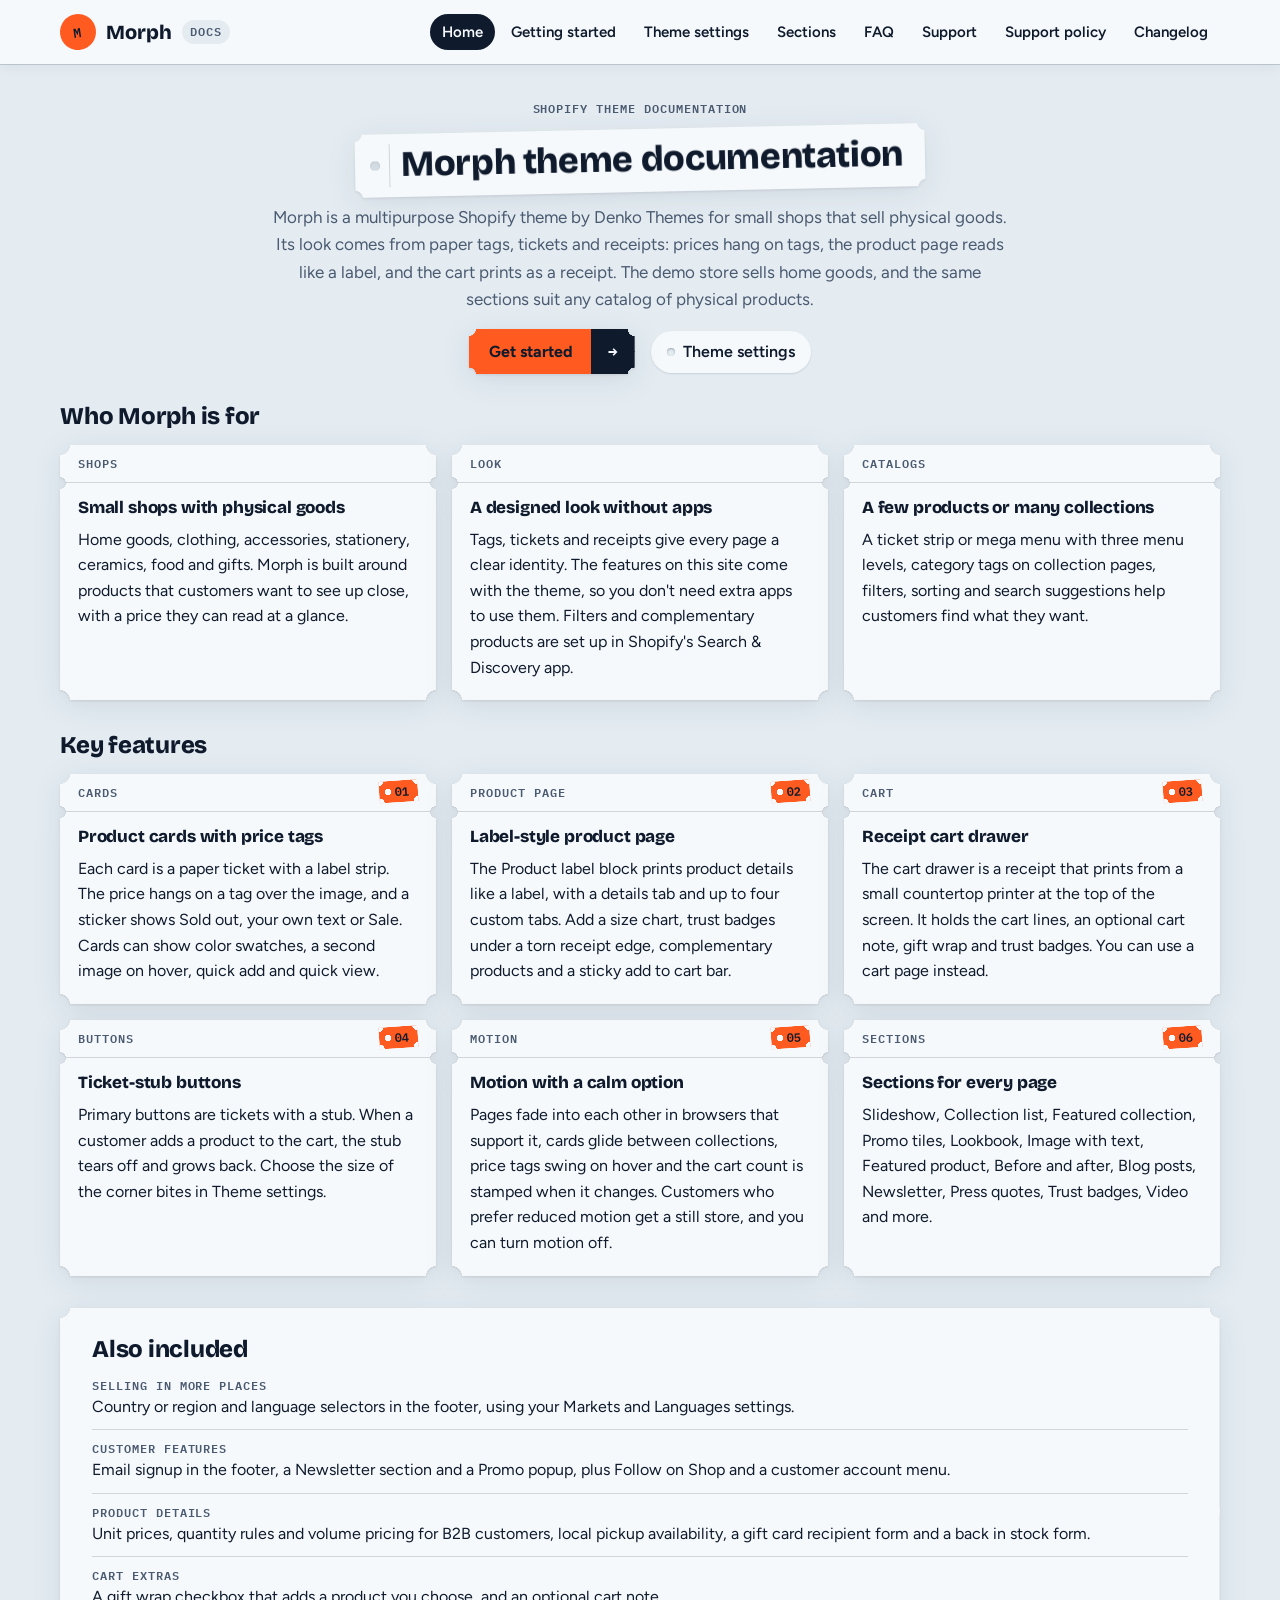
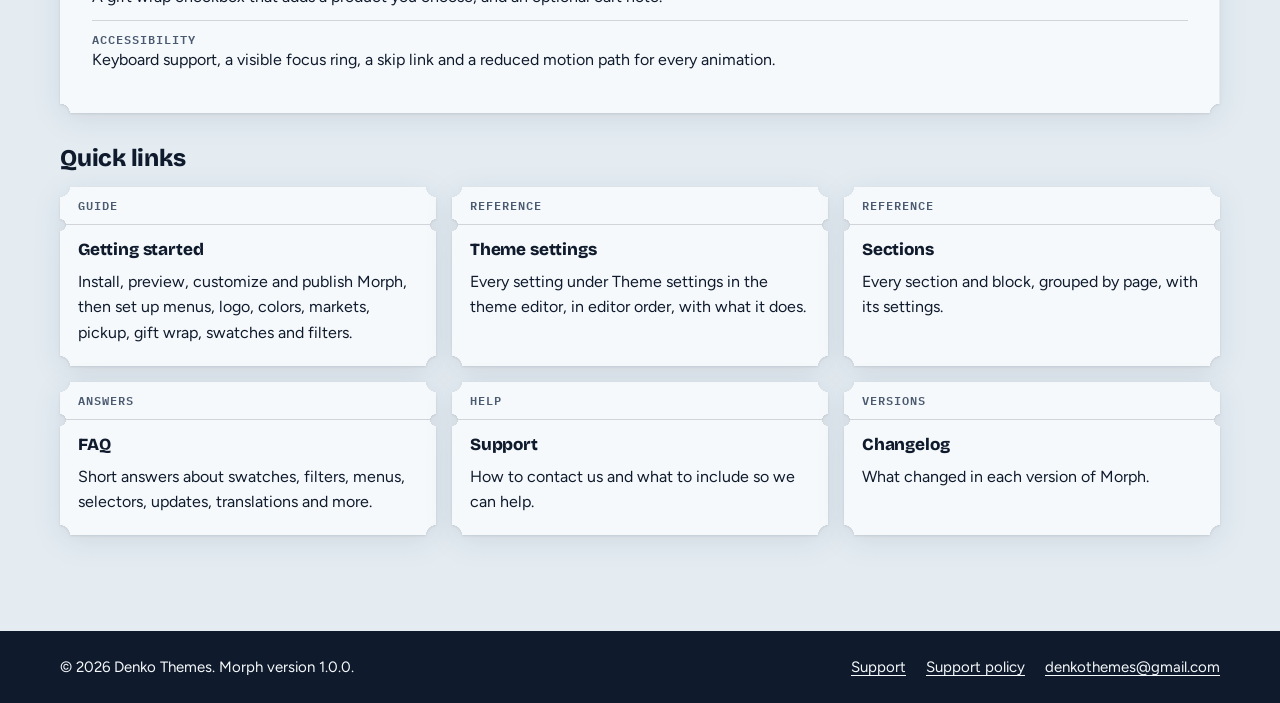
<file: index.html>
<!doctype html>
<html lang="en">
  <head>
    <meta charset="utf-8">
    <meta name="viewport" content="width=device-width, initial-scale=1">
    <title>Morph theme documentation</title>
    <meta name="description" content="Documentation for Morph, a multipurpose Shopify theme by Denko Themes for small shops that sell physical goods.">
    <meta name="theme-color" content="#E4ECF2">
    <link rel="icon" href="assets/favicon.svg" type="image/svg+xml">
    <link rel="preconnect" href="https://fonts.googleapis.com">
    <link rel="preconnect" href="https://fonts.gstatic.com" crossorigin>
    <link rel="stylesheet" href="https://fonts.googleapis.com/css2?family=Bricolage+Grotesque:wght@800&amp;family=Figtree:wght@400;500;600;700&amp;family=IBM+Plex+Mono:wght@600&amp;display=swap">
    <link rel="stylesheet" href="assets/style.css">
    <script src="assets/site.js"></script>
  </head>
  <body>
    <a class="skip-link" href="#main">Skip to content</a>
    <header class="site-header">
      <div class="container site-header__inner">
        <a class="brand" href="index.html"><span class="brand__stamp" aria-hidden="true">M</span>Morph <span class="brand__docs">docs</span></a>
        <button class="nav-toggle" type="button" aria-expanded="false" aria-controls="site-nav"><span class="nav-toggle__icon" aria-hidden="true"></span>Menu</button>
        <nav class="site-nav" id="site-nav" aria-label="Main">
          <ul>
            <li><a href="index.html" aria-current="page">Home</a></li>
            <li><a href="getting-started.html">Getting started</a></li>
            <li><a href="theme-settings.html">Theme settings</a></li>
            <li><a href="sections.html">Sections</a></li>
            <li><a href="faq.html">FAQ</a></li>
            <li><a href="support.html">Support</a></li>
            <li><a href="support-policy.html">Support policy</a></li>
            <li><a href="changelog.html">Changelog</a></li>
          </ul>
        </nav>
      </div>
    </header>
    <main id="main" tabindex="-1">
      <div class="container">
        <div class="page-head page-head--center">
          <span class="eyebrow">Shopify theme documentation</span>
          <div class="title-tag"><div class="title-tag__paper"><h1>Morph theme documentation</h1></div></div>
          <p class="lead">Morph is a multipurpose Shopify theme by Denko Themes for small shops that sell physical goods. Its look comes from paper tags, tickets and receipts: prices hang on tags, the product page reads like a label, and the cart prints as a receipt. The demo store sells home goods, and the same sections suit any catalog of physical products.</p>
          <div class="actions">
            <a class="stub" href="getting-started.html"><span class="stub__paper"><span class="stub__label">Get started</span><span class="stub__end" aria-hidden="true">→</span></span></a>
            <a class="tag-link" href="theme-settings.html">Theme settings</a>
          </div>
        </div>

        <section class="home-section" aria-labelledby="who">
          <h2 id="who">Who Morph is for</h2>
          <ul class="grid grid--3">
            <li class="card">
              <div class="card__paper">
                <div class="card__strip"><span class="eyebrow">Shops</span></div>
                <div class="card__body">
                  <h3>Small shops with physical goods</h3>
                  <p>Home goods, clothing, accessories, stationery, ceramics, food and gifts. Morph is built around products that customers want to see up close, with a price they can read at a glance.</p>
                </div>
              </div>
            </li>
            <li class="card">
              <div class="card__paper">
                <div class="card__strip"><span class="eyebrow">Look</span></div>
                <div class="card__body">
                  <h3>A designed look without apps</h3>
                  <p>Tags, tickets and receipts give every page a clear identity. The features on this site come with the theme, so you don't need extra apps to use them. Filters and complementary products are set up in Shopify's Search &amp; Discovery app.</p>
                </div>
              </div>
            </li>
            <li class="card">
              <div class="card__paper">
                <div class="card__strip"><span class="eyebrow">Catalogs</span></div>
                <div class="card__body">
                  <h3>A few products or many collections</h3>
                  <p>A ticket strip or mega menu with three menu levels, category tags on collection pages, filters, sorting and search suggestions help customers find what they want.</p>
                </div>
              </div>
            </li>
          </ul>
        </section>

        <section class="home-section" aria-labelledby="features">
          <h2 id="features">Key features</h2>
          <ul class="grid grid--3">
            <li class="card">
              <div class="card__paper">
                <div class="card__strip"><span class="eyebrow">Cards</span><span class="price-tag" aria-hidden="true">01</span></div>
                <div class="card__body">
                  <h3>Product cards with price tags</h3>
                  <p>Each card is a paper ticket with a label strip. The price hangs on a tag over the image, and a sticker shows Sold out, your own text or Sale. Cards can show color swatches, a second image on hover, quick add and quick view.</p>
                </div>
              </div>
            </li>
            <li class="card">
              <div class="card__paper">
                <div class="card__strip"><span class="eyebrow">Product page</span><span class="price-tag" aria-hidden="true">02</span></div>
                <div class="card__body">
                  <h3>Label-style product page</h3>
                  <p>The Product label block prints product details like a label, with a details tab and up to four custom tabs. Add a size chart, trust badges under a torn receipt edge, complementary products and a sticky add to cart bar.</p>
                </div>
              </div>
            </li>
            <li class="card">
              <div class="card__paper">
                <div class="card__strip"><span class="eyebrow">Cart</span><span class="price-tag" aria-hidden="true">03</span></div>
                <div class="card__body">
                  <h3>Receipt cart drawer</h3>
                  <p>The cart drawer is a receipt that prints from a small countertop printer at the top of the screen. It holds the cart lines, an optional cart note, gift wrap and trust badges. You can use a cart page instead.</p>
                </div>
              </div>
            </li>
            <li class="card">
              <div class="card__paper">
                <div class="card__strip"><span class="eyebrow">Buttons</span><span class="price-tag" aria-hidden="true">04</span></div>
                <div class="card__body">
                  <h3>Ticket-stub buttons</h3>
                  <p>Primary buttons are tickets with a stub. When a customer adds a product to the cart, the stub tears off and grows back. Choose the size of the corner bites in Theme settings.</p>
                </div>
              </div>
            </li>
            <li class="card">
              <div class="card__paper">
                <div class="card__strip"><span class="eyebrow">Motion</span><span class="price-tag" aria-hidden="true">05</span></div>
                <div class="card__body">
                  <h3>Motion with a calm option</h3>
                  <p>Pages fade into each other in browsers that support it, cards glide between collections, price tags swing on hover and the cart count is stamped when it changes. Customers who prefer reduced motion get a still store, and you can turn motion off.</p>
                </div>
              </div>
            </li>
            <li class="card">
              <div class="card__paper">
                <div class="card__strip"><span class="eyebrow">Sections</span><span class="price-tag" aria-hidden="true">06</span></div>
                <div class="card__body">
                  <h3>Sections for every page</h3>
                  <p>Slideshow, Collection list, Featured collection, Promo tiles, Lookbook, Image with text, Featured product, Before and after, Blog posts, Newsletter, Press quotes, Trust badges, Video and more.</p>
                </div>
              </div>
            </li>
          </ul>
        </section>

        <section class="home-section doc-section" aria-labelledby="more">
          <div class="sheet bite">
            <h2 id="more">Also included</h2>
            <ul class="feature-list">
              <li><span class="eyebrow">Selling in more places</span> Country or region and language selectors in the footer, using your Markets and Languages settings.</li>
              <li><span class="eyebrow">Customer features</span> Email signup in the footer, a Newsletter section and a Promo popup, plus Follow on Shop and a customer account menu.</li>
              <li><span class="eyebrow">Product details</span> Unit prices, quantity rules and volume pricing for B2B customers, local pickup availability, a gift card recipient form and a back in stock form.</li>
              <li><span class="eyebrow">Cart extras</span> A gift wrap checkbox that adds a product you choose, and an optional cart note.</li>
              <li><span class="eyebrow">Accessibility</span> Keyboard support, a visible focus ring, a skip link and a reduced motion path for every animation.</li>
            </ul>
          </div>
        </section>

        <section class="home-section" aria-labelledby="quick-links">
          <h2 id="quick-links">Quick links</h2>
          <ul class="grid grid--3">
            <li class="card card--link">
              <a class="card__link" href="getting-started.html">
                <div class="card__paper">
                  <div class="card__strip"><span class="eyebrow">Guide</span></div>
                  <div class="card__body">
                    <h3>Getting started</h3>
                    <p>Install, preview, customize and publish Morph, then set up menus, logo, colors, markets, pickup, gift wrap, swatches and filters.</p>
                  </div>
                </div>
              </a>
            </li>
            <li class="card card--link">
              <a class="card__link" href="theme-settings.html">
                <div class="card__paper">
                  <div class="card__strip"><span class="eyebrow">Reference</span></div>
                  <div class="card__body">
                    <h3>Theme settings</h3>
                    <p>Every setting under Theme settings in the theme editor, in editor order, with what it does.</p>
                  </div>
                </div>
              </a>
            </li>
            <li class="card card--link">
              <a class="card__link" href="sections.html">
                <div class="card__paper">
                  <div class="card__strip"><span class="eyebrow">Reference</span></div>
                  <div class="card__body">
                    <h3>Sections</h3>
                    <p>Every section and block, grouped by page, with its settings.</p>
                  </div>
                </div>
              </a>
            </li>
            <li class="card card--link">
              <a class="card__link" href="faq.html">
                <div class="card__paper">
                  <div class="card__strip"><span class="eyebrow">Answers</span></div>
                  <div class="card__body">
                    <h3>FAQ</h3>
                    <p>Short answers about swatches, filters, menus, selectors, updates, translations and more.</p>
                  </div>
                </div>
              </a>
            </li>
            <li class="card card--link">
              <a class="card__link" href="support.html">
                <div class="card__paper">
                  <div class="card__strip"><span class="eyebrow">Help</span></div>
                  <div class="card__body">
                    <h3>Support</h3>
                    <p>How to contact us and what to include so we can help.</p>
                  </div>
                </div>
              </a>
            </li>
            <li class="card card--link">
              <a class="card__link" href="changelog.html">
                <div class="card__paper">
                  <div class="card__strip"><span class="eyebrow">Versions</span></div>
                  <div class="card__body">
                    <h3>Changelog</h3>
                    <p>What changed in each version of Morph.</p>
                  </div>
                </div>
              </a>
            </li>
          </ul>
        </section>
      </div>
    </main>
    <footer class="site-footer">
      <div class="container site-footer__inner">
        <p>&copy; 2026 Denko Themes. Morph version 1.0.0.</p>
        <nav aria-label="Footer">
          <ul>
            <li><a href="support.html">Support</a></li>
            <li><a href="support-policy.html">Support policy</a></li>
            <li><a href="mailto:denkothemes@gmail.com">denkothemes@gmail.com</a></li>
          </ul>
        </nav>
      </div>
    </footer>
  </body>
</html>
</file>
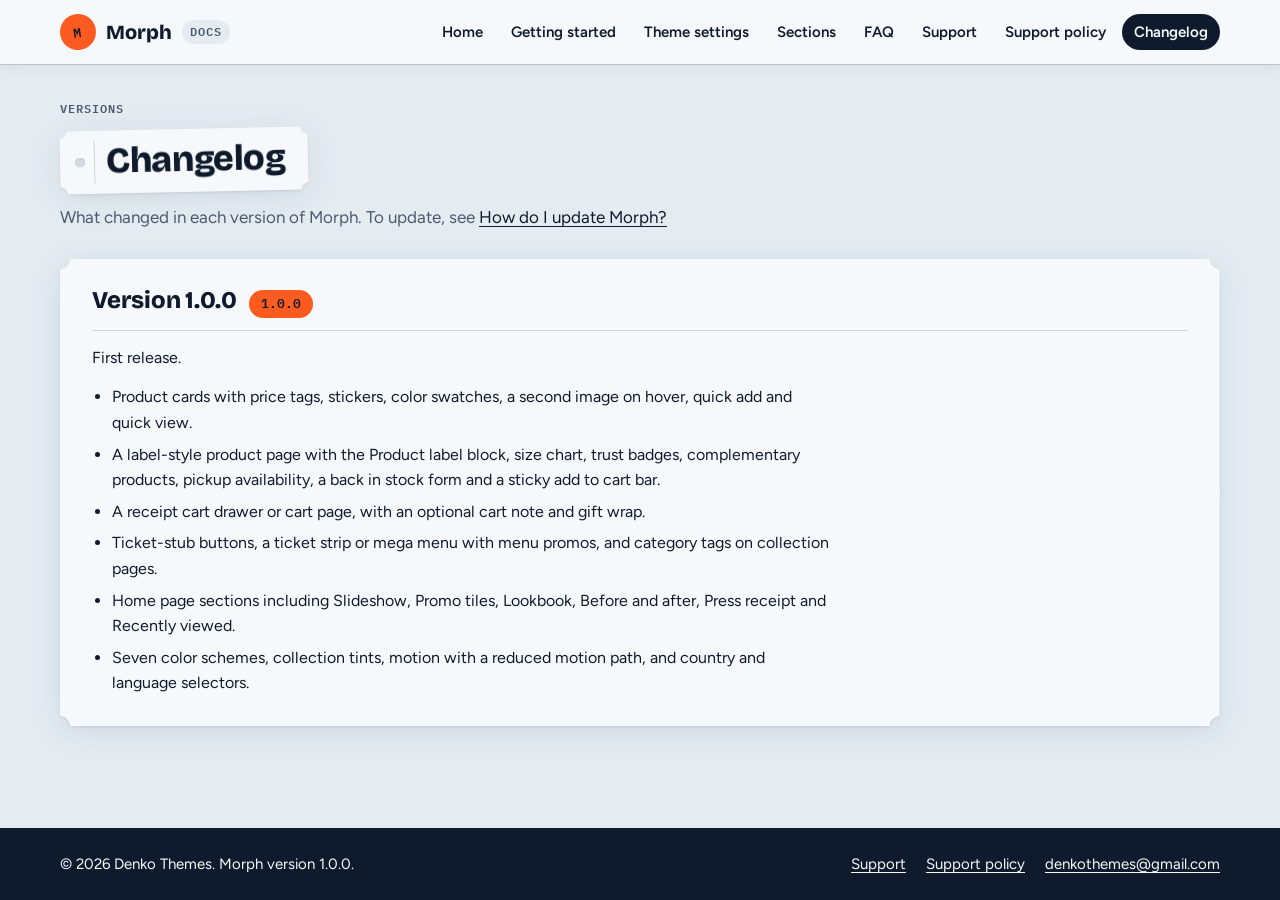
<file: changelog.html>
<!doctype html>
<html lang="en">
  <head>
    <meta charset="utf-8">
    <meta name="viewport" content="width=device-width, initial-scale=1">
    <title>Changelog | Morph theme docs</title>
    <meta name="description" content="What changed in each version of the Morph Shopify theme.">
    <meta name="theme-color" content="#E4ECF2">
    <link rel="icon" href="assets/favicon.svg" type="image/svg+xml">
    <link rel="preconnect" href="https://fonts.googleapis.com">
    <link rel="preconnect" href="https://fonts.gstatic.com" crossorigin>
    <link rel="stylesheet" href="https://fonts.googleapis.com/css2?family=Bricolage+Grotesque:wght@800&amp;family=Figtree:wght@400;500;600;700&amp;family=IBM+Plex+Mono:wght@600&amp;display=swap">
    <link rel="stylesheet" href="assets/style.css">
    <script src="assets/site.js"></script>
  </head>
  <body>
    <a class="skip-link" href="#main">Skip to content</a>
    <header class="site-header">
      <div class="container site-header__inner">
        <a class="brand" href="index.html"><span class="brand__stamp" aria-hidden="true">M</span>Morph <span class="brand__docs">docs</span></a>
        <button class="nav-toggle" type="button" aria-expanded="false" aria-controls="site-nav"><span class="nav-toggle__icon" aria-hidden="true"></span>Menu</button>
        <nav class="site-nav" id="site-nav" aria-label="Main">
          <ul>
            <li><a href="index.html">Home</a></li>
            <li><a href="getting-started.html">Getting started</a></li>
            <li><a href="theme-settings.html">Theme settings</a></li>
            <li><a href="sections.html">Sections</a></li>
            <li><a href="faq.html">FAQ</a></li>
            <li><a href="support.html">Support</a></li>
            <li><a href="support-policy.html">Support policy</a></li>
            <li><a href="changelog.html" aria-current="page">Changelog</a></li>
          </ul>
        </nav>
      </div>
    </header>
    <main id="main" tabindex="-1">
      <div class="container">
        <div class="page-head">
          <span class="eyebrow">Versions</span>
          <div class="title-tag"><div class="title-tag__paper"><h1>Changelog</h1></div></div>
          <p class="lead">What changed in each version of Morph. To update, see <a href="faq.html#updating">How do I update Morph?</a></p>
        </div>

        <section class="doc-section" aria-labelledby="v1-0-0">
          <div class="sheet bite">
            <div class="section-title"><h2 id="v1-0-0">Version 1.0.0</h2><span class="version">1.0.0</span></div>
            <p>First release.</p>
            <ul>
              <li>Product cards with price tags, stickers, color swatches, a second image on hover, quick add and quick view.</li>
              <li>A label-style product page with the Product label block, size chart, trust badges, complementary products, pickup availability, a back in stock form and a sticky add to cart bar.</li>
              <li>A receipt cart drawer or cart page, with an optional cart note and gift wrap.</li>
              <li>Ticket-stub buttons, a ticket strip or mega menu with menu promos, and category tags on collection pages.</li>
              <li>Home page sections including Slideshow, Promo tiles, Lookbook, Before and after, Press receipt and Recently viewed.</li>
              <li>Seven color schemes, collection tints, motion with a reduced motion path, and country and language selectors.</li>
            </ul>
          </div>
        </section>
      </div>
    </main>
    <footer class="site-footer">
      <div class="container site-footer__inner">
        <p>&copy; 2026 Denko Themes. Morph version 1.0.0.</p>
        <nav aria-label="Footer">
          <ul>
            <li><a href="support.html">Support</a></li>
            <li><a href="support-policy.html">Support policy</a></li>
            <li><a href="mailto:denkothemes@gmail.com">denkothemes@gmail.com</a></li>
          </ul>
        </nav>
      </div>
    </footer>
  </body>
</html>
</file>
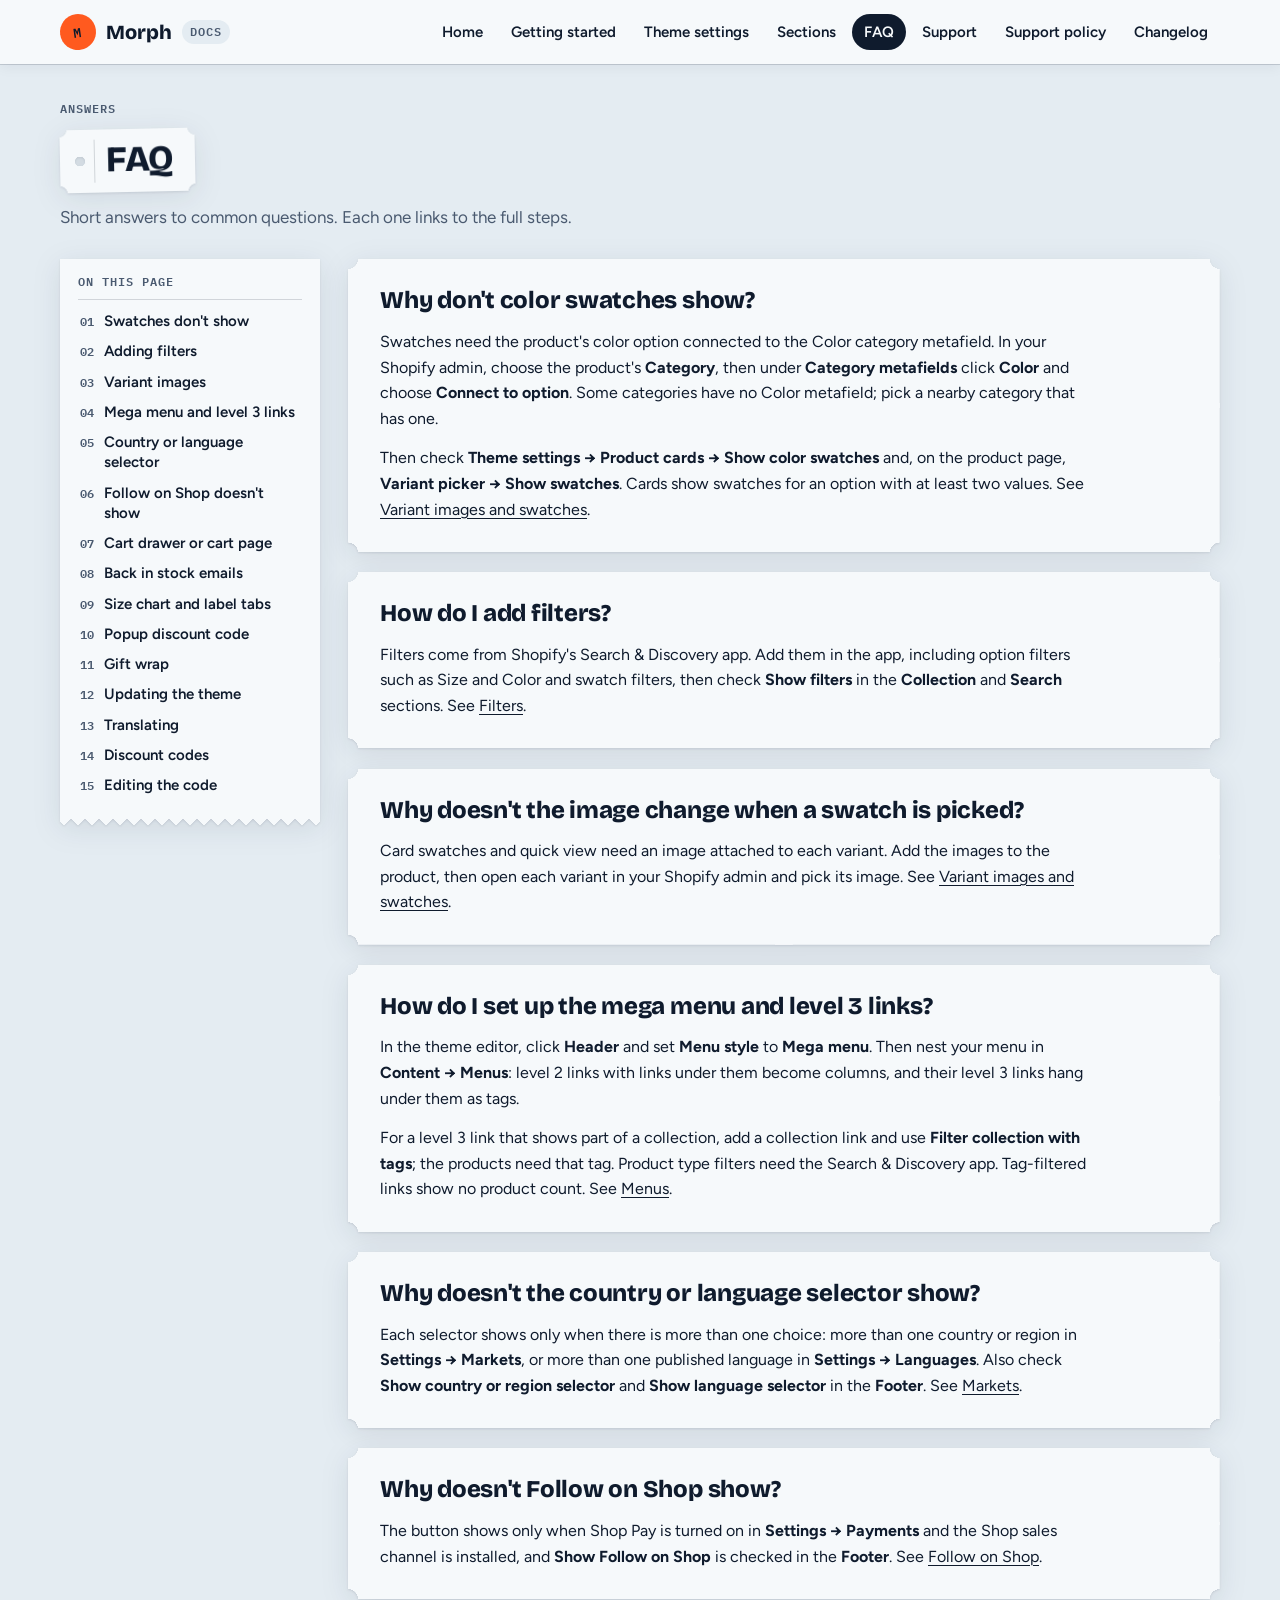
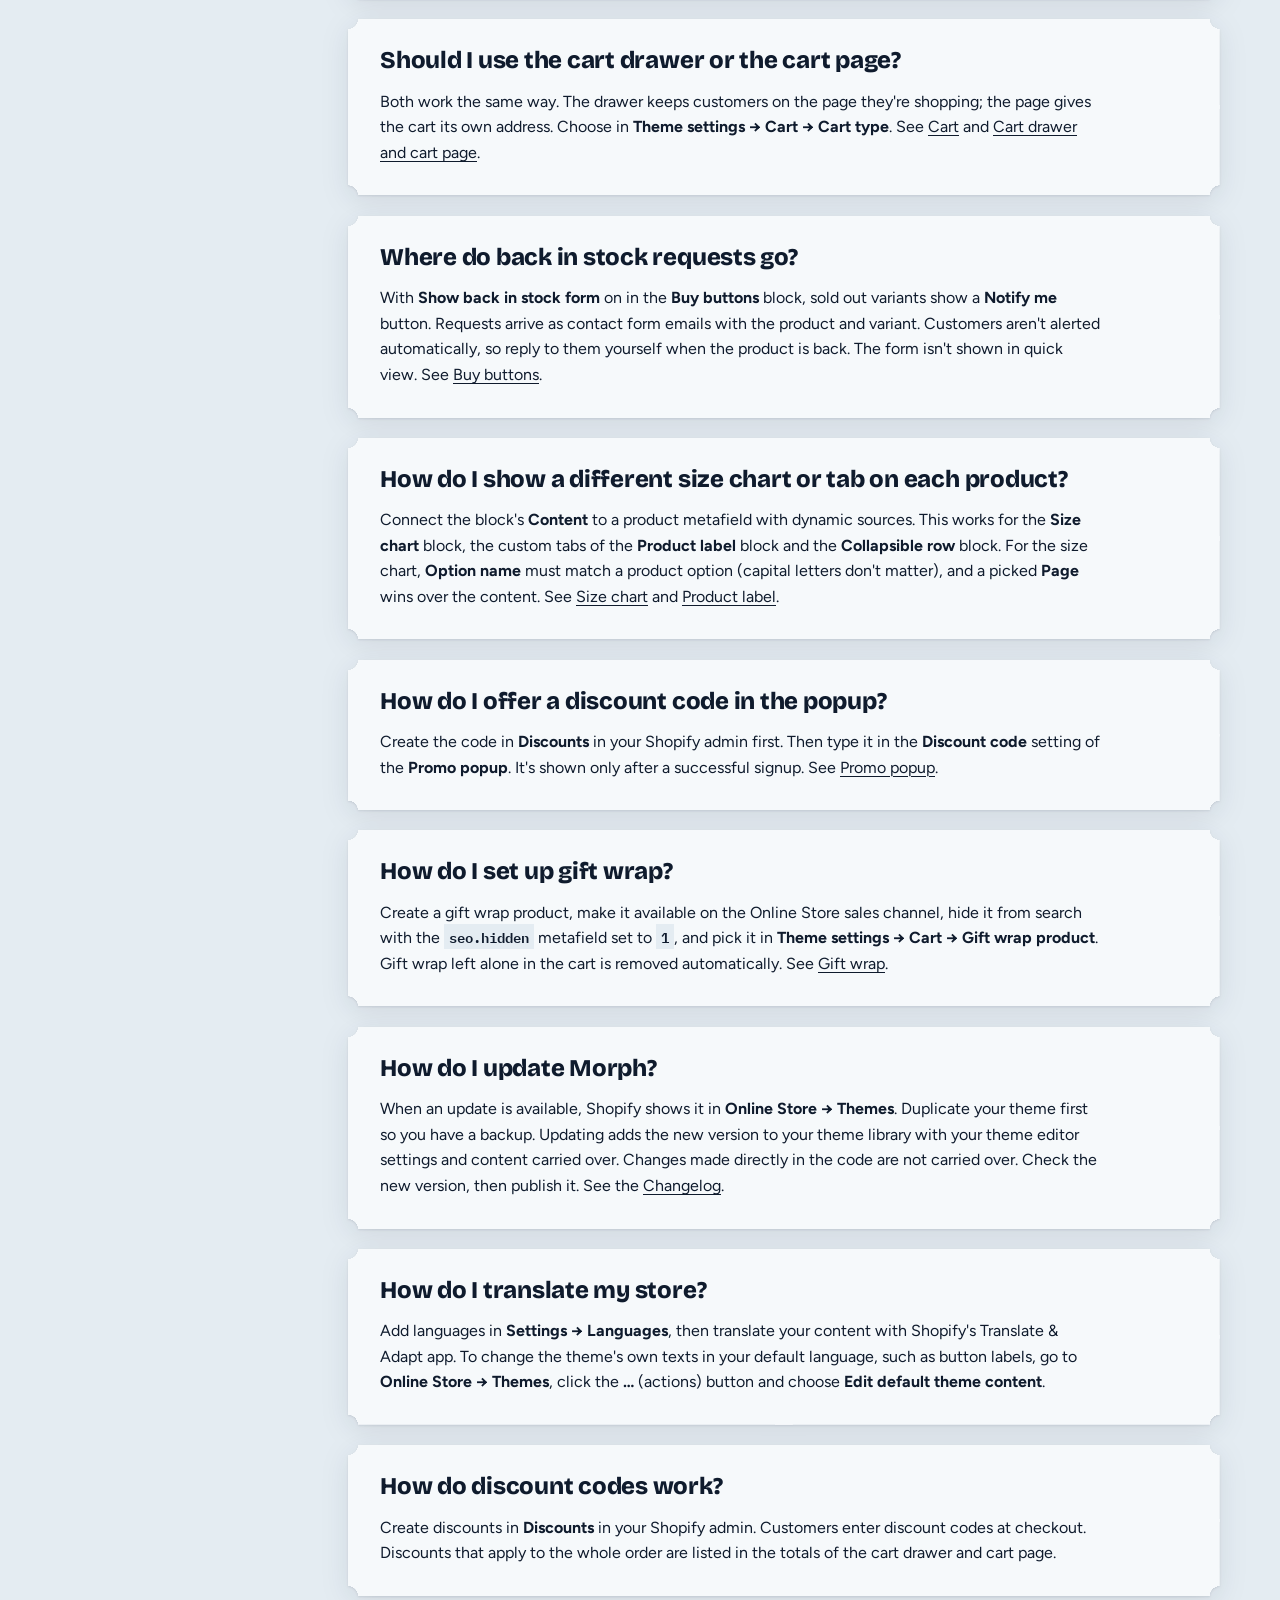
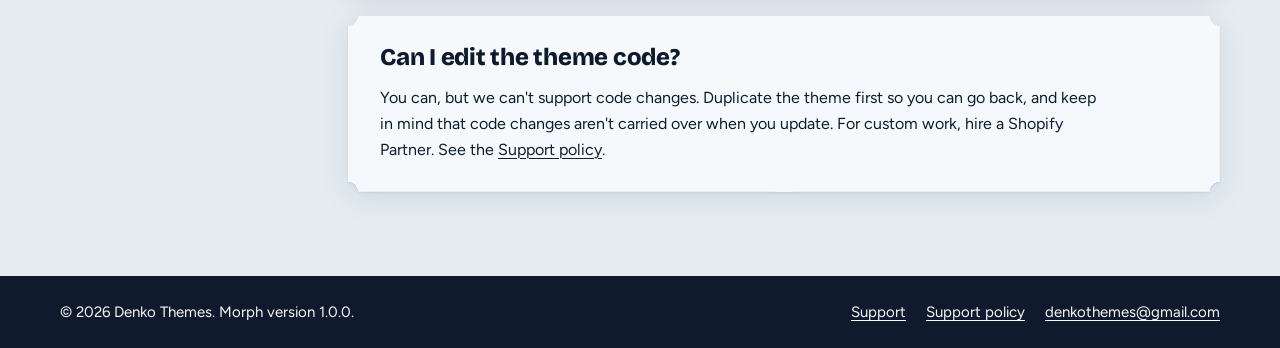
<file: faq.html>
<!doctype html>
<html lang="en">
  <head>
    <meta charset="utf-8">
    <meta name="viewport" content="width=device-width, initial-scale=1">
    <title>FAQ | Morph theme docs</title>
    <meta name="description" content="Short answers about the Morph Shopify theme: swatches, filters, variant images, menus, selectors, Follow on Shop, cart, back in stock, metafields, popups, gift wrap, updates, translations, discounts and code edits.">
    <meta name="theme-color" content="#E4ECF2">
    <link rel="icon" href="assets/favicon.svg" type="image/svg+xml">
    <link rel="preconnect" href="https://fonts.googleapis.com">
    <link rel="preconnect" href="https://fonts.gstatic.com" crossorigin>
    <link rel="stylesheet" href="https://fonts.googleapis.com/css2?family=Bricolage+Grotesque:wght@800&amp;family=Figtree:wght@400;500;600;700&amp;family=IBM+Plex+Mono:wght@600&amp;display=swap">
    <link rel="stylesheet" href="assets/style.css">
    <script src="assets/site.js"></script>
  </head>
  <body>
    <a class="skip-link" href="#main">Skip to content</a>
    <header class="site-header">
      <div class="container site-header__inner">
        <a class="brand" href="index.html"><span class="brand__stamp" aria-hidden="true">M</span>Morph <span class="brand__docs">docs</span></a>
        <button class="nav-toggle" type="button" aria-expanded="false" aria-controls="site-nav"><span class="nav-toggle__icon" aria-hidden="true"></span>Menu</button>
        <nav class="site-nav" id="site-nav" aria-label="Main">
          <ul>
            <li><a href="index.html">Home</a></li>
            <li><a href="getting-started.html">Getting started</a></li>
            <li><a href="theme-settings.html">Theme settings</a></li>
            <li><a href="sections.html">Sections</a></li>
            <li><a href="faq.html" aria-current="page">FAQ</a></li>
            <li><a href="support.html">Support</a></li>
            <li><a href="support-policy.html">Support policy</a></li>
            <li><a href="changelog.html">Changelog</a></li>
          </ul>
        </nav>
      </div>
    </header>
    <main id="main" tabindex="-1">
      <div class="container">
        <div class="page-head">
          <span class="eyebrow">Answers</span>
          <div class="title-tag"><div class="title-tag__paper"><h1>FAQ</h1></div></div>
          <p class="lead">Short answers to common questions. Each one links to the full steps.</p>
        </div>

        <div class="doc-layout">
          <nav class="toc" aria-labelledby="toc-heading">
            <div class="toc__shadow" aria-hidden="true"><div class="receipt-paper"></div></div>
            <div class="receipt">
              <h2 id="toc-heading">On this page</h2>
              <ol>
                <li><a href="#swatches">Swatches don't show</a></li>
                <li><a href="#filters">Adding filters</a></li>
                <li><a href="#variant-images">Variant images</a></li>
                <li><a href="#mega-menu">Mega menu and level 3 links</a></li>
                <li><a href="#selectors">Country or language selector</a></li>
                <li><a href="#follow-on-shop">Follow on Shop doesn't show</a></li>
                <li><a href="#cart-type">Cart drawer or cart page</a></li>
                <li><a href="#back-in-stock">Back in stock emails</a></li>
                <li><a href="#metafields">Size chart and label tabs</a></li>
                <li><a href="#popup-discount">Popup discount code</a></li>
                <li><a href="#gift-wrap">Gift wrap</a></li>
                <li><a href="#updating">Updating the theme</a></li>
                <li><a href="#translating">Translating</a></li>
                <li><a href="#discount-codes">Discount codes</a></li>
                <li><a href="#editing-code">Editing the code</a></li>
              </ol>
            </div>
          </nav>

          <div class="doc-body">
            <section class="doc-section" aria-labelledby="swatches">
              <div class="sheet bite">
                <h2 id="swatches">Why don't color swatches show?</h2>
                <p>Swatches need the product's color option connected to the Color category metafield. In your Shopify admin, choose the product's <strong>Category</strong>, then under <strong>Category metafields</strong> click <strong>Color</strong> and choose <strong>Connect to option</strong>. Some categories have no Color metafield; pick a nearby category that has one.</p>
                <p>Then check <strong>Theme settings → Product cards → Show color swatches</strong> and, on the product page, <strong>Variant picker → Show swatches</strong>. Cards show swatches for an option with at least two values. See <a href="getting-started.html#variant-images">Variant images and swatches</a>.</p>
              </div>
            </section>

            <section class="doc-section" aria-labelledby="filters">
              <div class="sheet bite">
                <h2 id="filters">How do I add filters?</h2>
                <p>Filters come from Shopify's Search &amp; Discovery app. Add them in the app, including option filters such as Size and Color and swatch filters, then check <strong>Show filters</strong> in the <strong>Collection</strong> and <strong>Search</strong> sections. See <a href="getting-started.html#filters">Filters</a>.</p>
              </div>
            </section>

            <section class="doc-section" aria-labelledby="variant-images">
              <div class="sheet bite">
                <h2 id="variant-images">Why doesn't the image change when a swatch is picked?</h2>
                <p>Card swatches and quick view need an image attached to each variant. Add the images to the product, then open each variant in your Shopify admin and pick its image. See <a href="getting-started.html#variant-images">Variant images and swatches</a>.</p>
              </div>
            </section>

            <section class="doc-section" aria-labelledby="mega-menu">
              <div class="sheet bite">
                <h2 id="mega-menu">How do I set up the mega menu and level 3 links?</h2>
                <p>In the theme editor, click <strong>Header</strong> and set <strong>Menu style</strong> to <strong>Mega menu</strong>. Then nest your menu in <strong>Content → Menus</strong>: level 2 links with links under them become columns, and their level 3 links hang under them as tags.</p>
                <p>For a level 3 link that shows part of a collection, add a collection link and use <strong>Filter collection with tags</strong>; the products need that tag. Product type filters need the Search &amp; Discovery app. Tag-filtered links show no product count. See <a href="getting-started.html#menus">Menus</a>.</p>
              </div>
            </section>

            <section class="doc-section" aria-labelledby="selectors">
              <div class="sheet bite">
                <h2 id="selectors">Why doesn't the country or language selector show?</h2>
                <p>Each selector shows only when there is more than one choice: more than one country or region in <strong>Settings → Markets</strong>, or more than one published language in <strong>Settings → Languages</strong>. Also check <strong>Show country or region selector</strong> and <strong>Show language selector</strong> in the <strong>Footer</strong>. See <a href="getting-started.html#markets">Markets</a>.</p>
              </div>
            </section>

            <section class="doc-section" aria-labelledby="follow-on-shop">
              <div class="sheet bite">
                <h2 id="follow-on-shop">Why doesn't Follow on Shop show?</h2>
                <p>The button shows only when Shop Pay is turned on in <strong>Settings → Payments</strong> and the Shop sales channel is installed, and <strong>Show Follow on Shop</strong> is checked in the <strong>Footer</strong>. See <a href="getting-started.html#follow-on-shop">Follow on Shop</a>.</p>
              </div>
            </section>

            <section class="doc-section" aria-labelledby="cart-type">
              <div class="sheet bite">
                <h2 id="cart-type">Should I use the cart drawer or the cart page?</h2>
                <p>Both work the same way. The drawer keeps customers on the page they're shopping; the page gives the cart its own address. Choose in <strong>Theme settings → Cart → Cart type</strong>. See <a href="theme-settings.html#cart">Cart</a> and <a href="sections.html#cart">Cart drawer and cart page</a>.</p>
              </div>
            </section>

            <section class="doc-section" aria-labelledby="back-in-stock">
              <div class="sheet bite">
                <h2 id="back-in-stock">Where do back in stock requests go?</h2>
                <p>With <strong>Show back in stock form</strong> on in the <strong>Buy buttons</strong> block, sold out variants show a <strong>Notify me</strong> button. Requests arrive as contact form emails with the product and variant. Customers aren't alerted automatically, so reply to them yourself when the product is back. The form isn't shown in quick view. See <a href="sections.html#buy-buttons-block">Buy buttons</a>.</p>
              </div>
            </section>

            <section class="doc-section" aria-labelledby="metafields">
              <div class="sheet bite">
                <h2 id="metafields">How do I show a different size chart or tab on each product?</h2>
                <p>Connect the block's <strong>Content</strong> to a product metafield with dynamic sources. This works for the <strong>Size chart</strong> block, the custom tabs of the <strong>Product label</strong> block and the <strong>Collapsible row</strong> block. For the size chart, <strong>Option name</strong> must match a product option (capital letters don't matter), and a picked <strong>Page</strong> wins over the content. See <a href="sections.html#size-chart-block">Size chart</a> and <a href="sections.html#product-label-block">Product label</a>.</p>
              </div>
            </section>

            <section class="doc-section" aria-labelledby="popup-discount">
              <div class="sheet bite">
                <h2 id="popup-discount">How do I offer a discount code in the popup?</h2>
                <p>Create the code in <strong>Discounts</strong> in your Shopify admin first. Then type it in the <strong>Discount code</strong> setting of the <strong>Promo popup</strong>. It's shown only after a successful signup. See <a href="sections.html#promo-popup">Promo popup</a>.</p>
              </div>
            </section>

            <section class="doc-section" aria-labelledby="gift-wrap">
              <div class="sheet bite">
                <h2 id="gift-wrap">How do I set up gift wrap?</h2>
                <p>Create a gift wrap product, make it available on the Online Store sales channel, hide it from search with the <code>seo.hidden</code> metafield set to <code>1</code>, and pick it in <strong>Theme settings → Cart → Gift wrap product</strong>. Gift wrap left alone in the cart is removed automatically. See <a href="getting-started.html#gift-wrap">Gift wrap</a>.</p>
              </div>
            </section>

            <section class="doc-section" aria-labelledby="updating">
              <div class="sheet bite">
                <h2 id="updating">How do I update Morph?</h2>
                <p>When an update is available, Shopify shows it in <strong>Online Store → Themes</strong>. Duplicate your theme first so you have a backup. Updating adds the new version to your theme library with your theme editor settings and content carried over. Changes made directly in the code are not carried over. Check the new version, then publish it. See the <a href="changelog.html">Changelog</a>.</p>
              </div>
            </section>

            <section class="doc-section" aria-labelledby="translating">
              <div class="sheet bite">
                <h2 id="translating">How do I translate my store?</h2>
                <p>Add languages in <strong>Settings → Languages</strong>, then translate your content with Shopify's Translate &amp; Adapt app. To change the theme's own texts in your default language, such as button labels, go to <strong>Online Store → Themes</strong>, click the <strong>…</strong> (actions) button and choose <strong>Edit default theme content</strong>.</p>
              </div>
            </section>

            <section class="doc-section" aria-labelledby="discount-codes">
              <div class="sheet bite">
                <h2 id="discount-codes">How do discount codes work?</h2>
                <p>Create discounts in <strong>Discounts</strong> in your Shopify admin. Customers enter discount codes at checkout. Discounts that apply to the whole order are listed in the totals of the cart drawer and cart page.</p>
              </div>
            </section>

            <section class="doc-section" aria-labelledby="editing-code">
              <div class="sheet bite">
                <h2 id="editing-code">Can I edit the theme code?</h2>
                <p>You can, but we can't support code changes. Duplicate the theme first so you can go back, and keep in mind that code changes aren't carried over when you update. For custom work, hire a Shopify Partner. See the <a href="support-policy.html">Support policy</a>.</p>
              </div>
            </section>
          </div>
        </div>
      </div>
    </main>
    <footer class="site-footer">
      <div class="container site-footer__inner">
        <p>&copy; 2026 Denko Themes. Morph version 1.0.0.</p>
        <nav aria-label="Footer">
          <ul>
            <li><a href="support.html">Support</a></li>
            <li><a href="support-policy.html">Support policy</a></li>
            <li><a href="mailto:denkothemes@gmail.com">denkothemes@gmail.com</a></li>
          </ul>
        </nav>
      </div>
    </footer>
  </body>
</html>
</file>
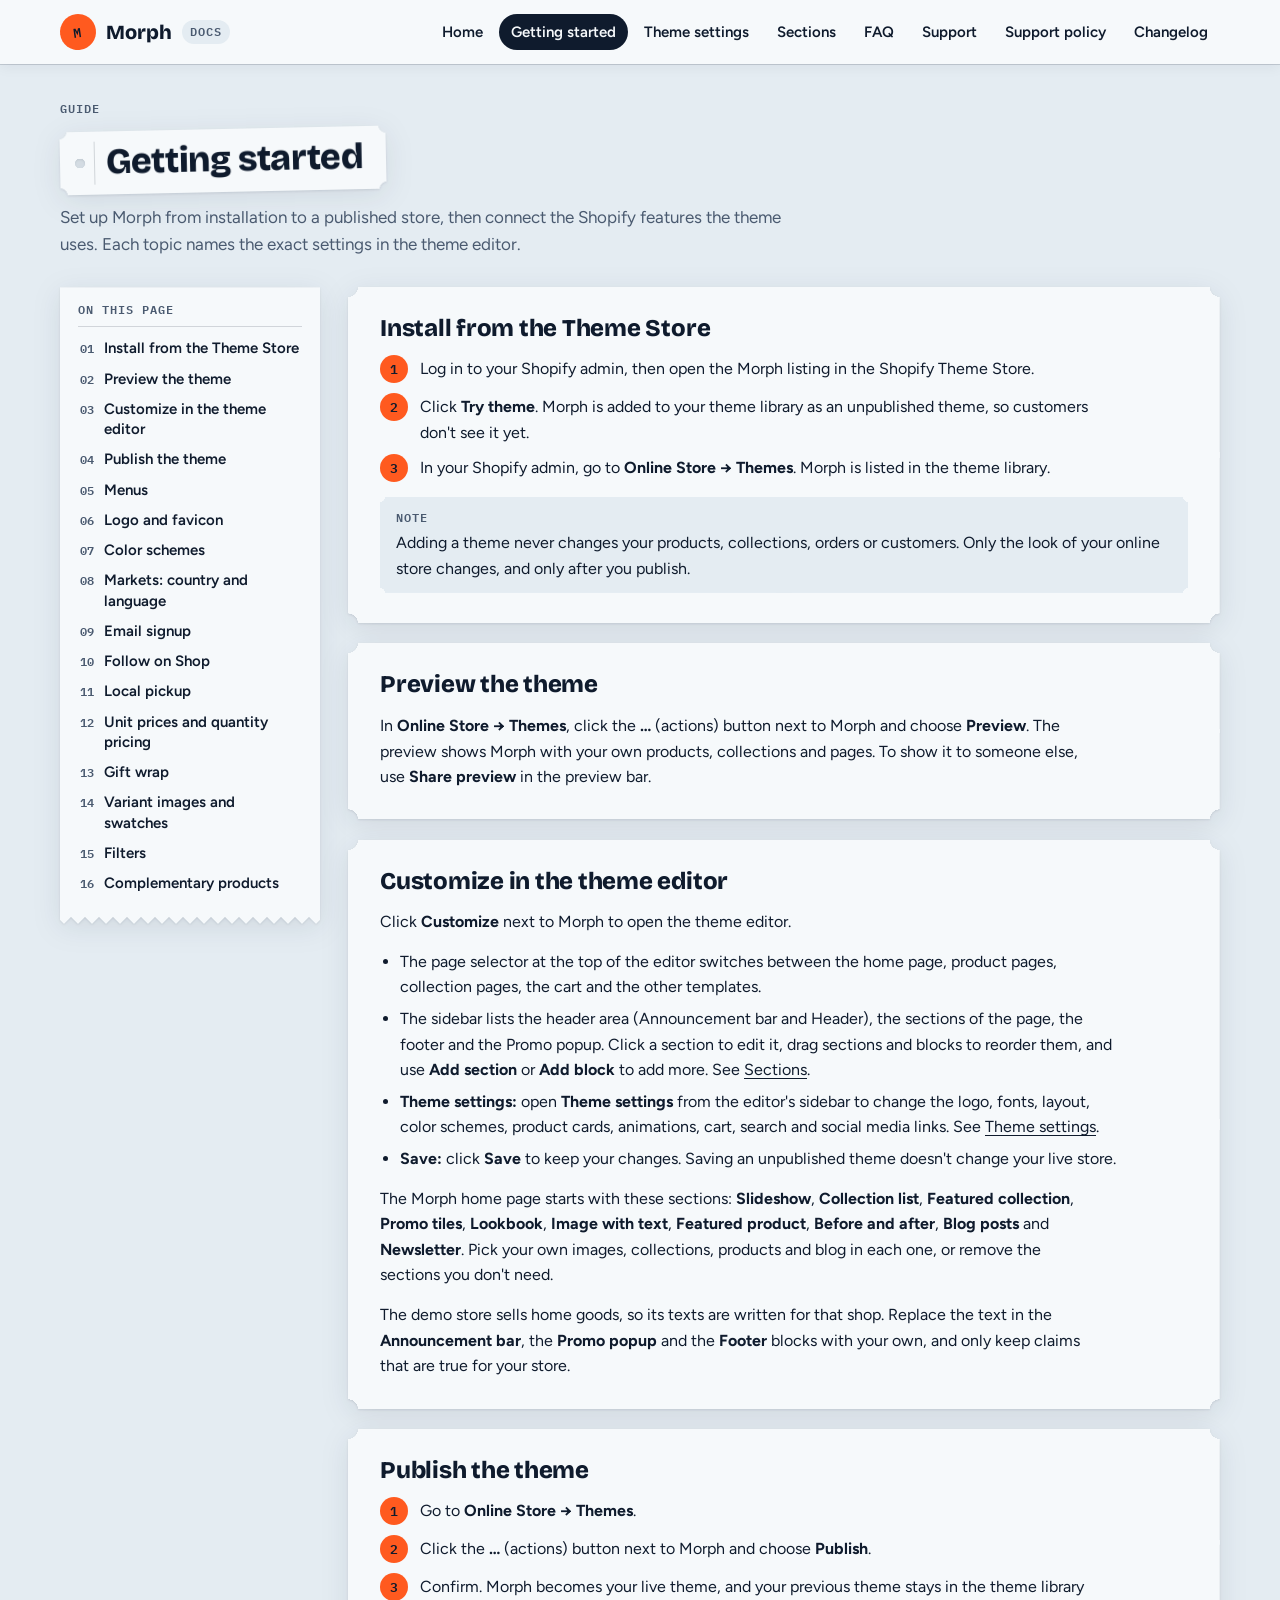
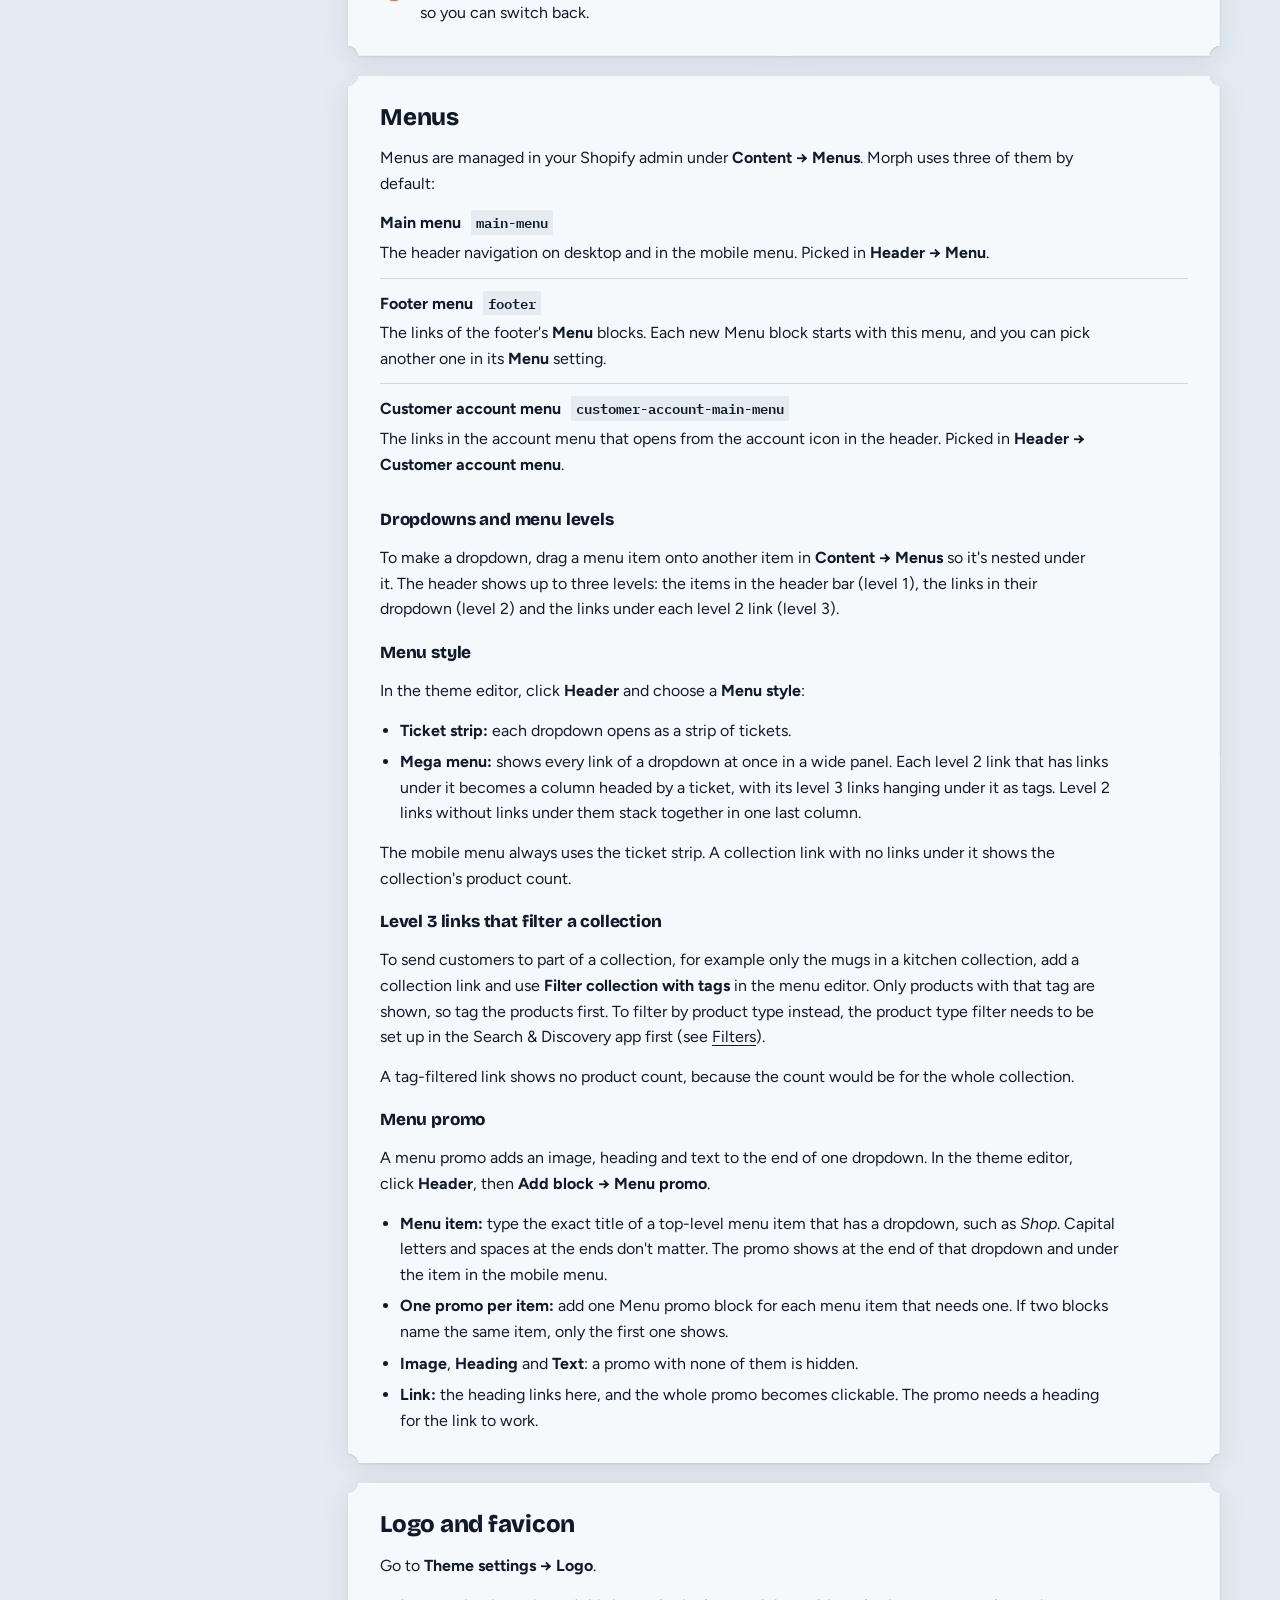
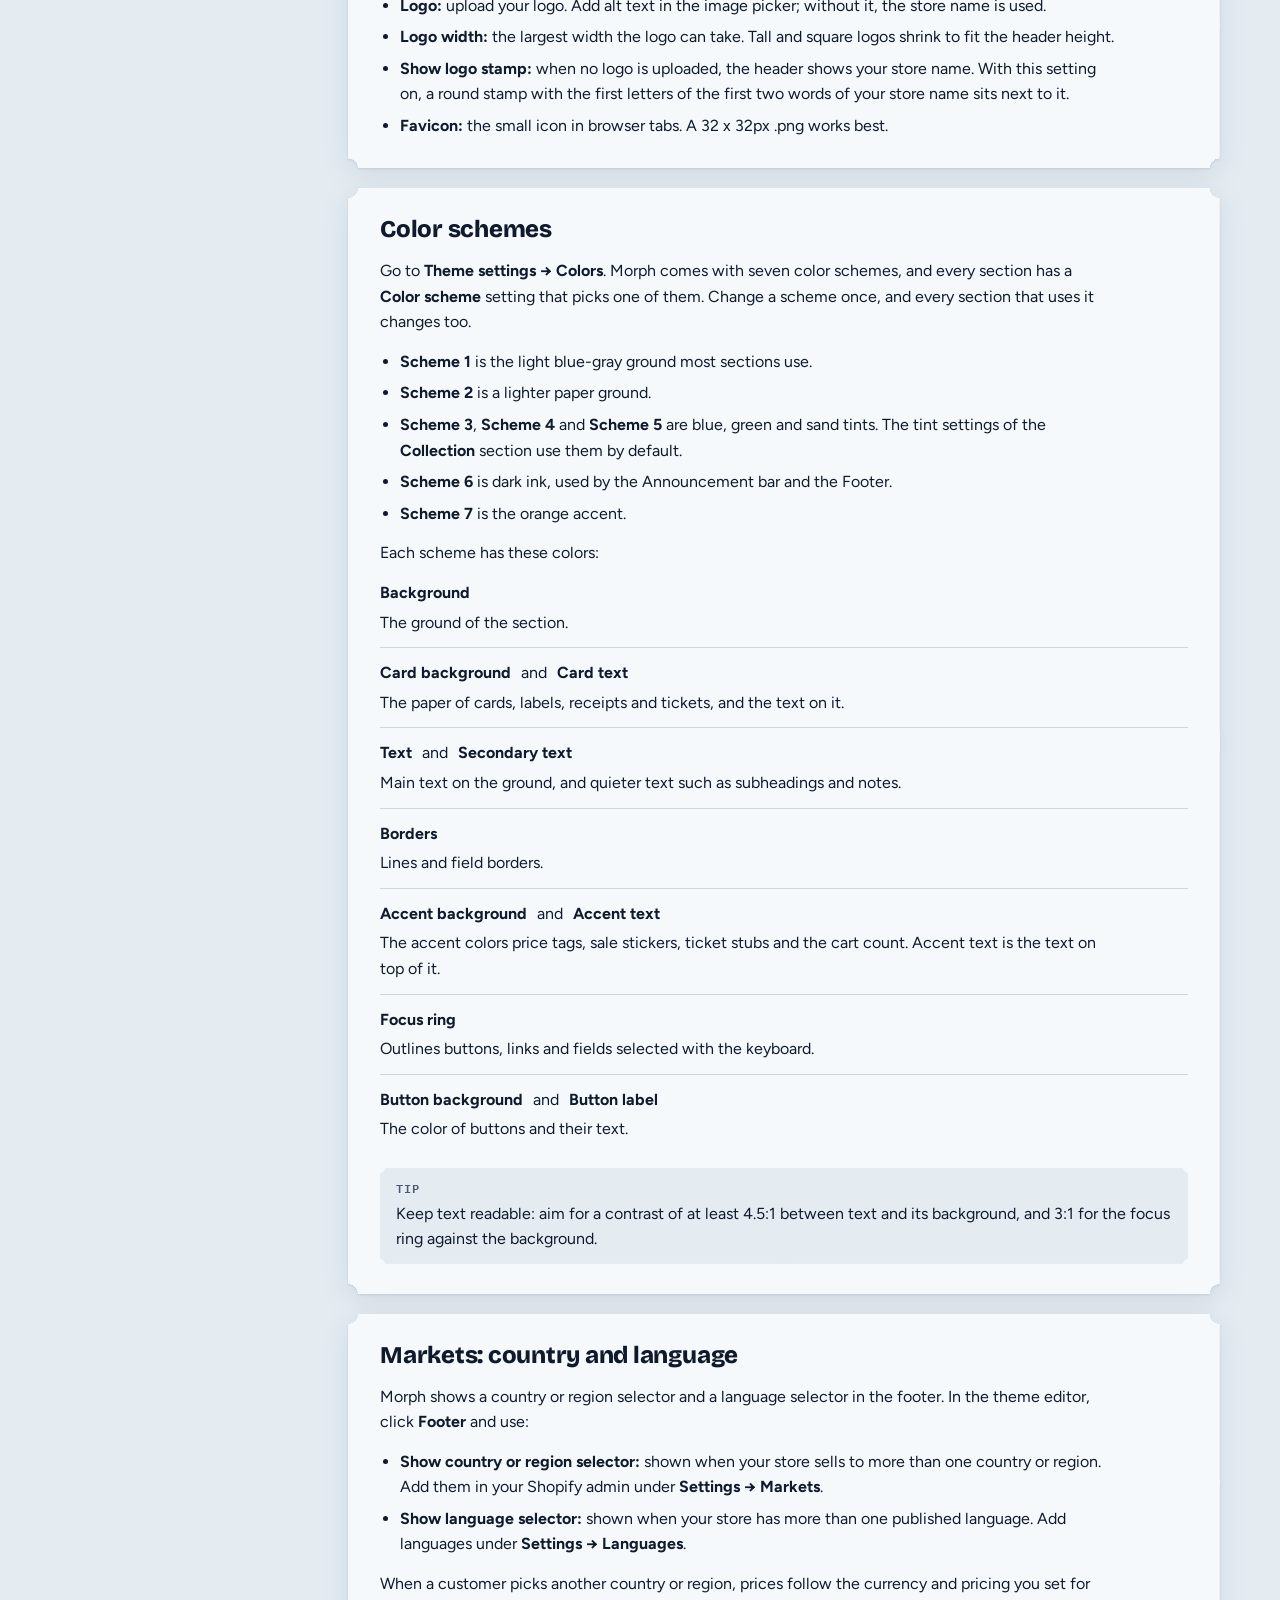
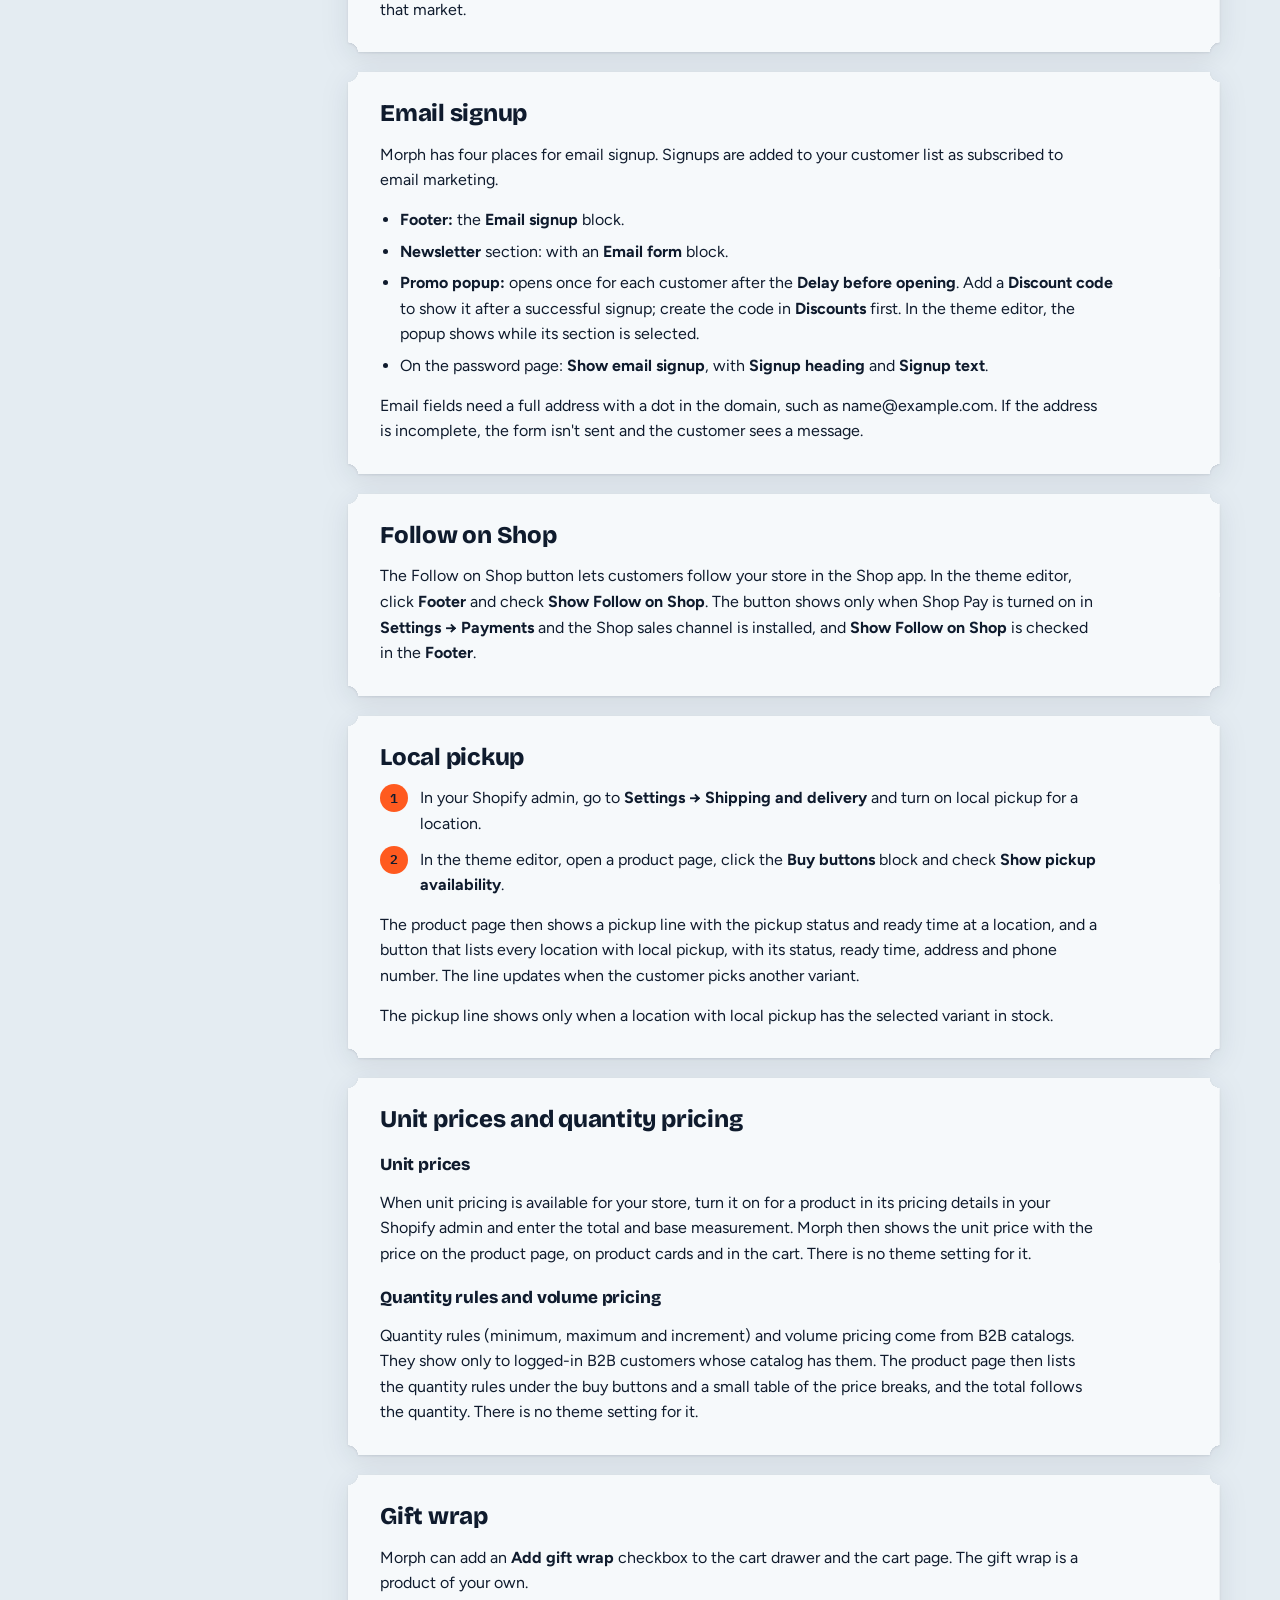
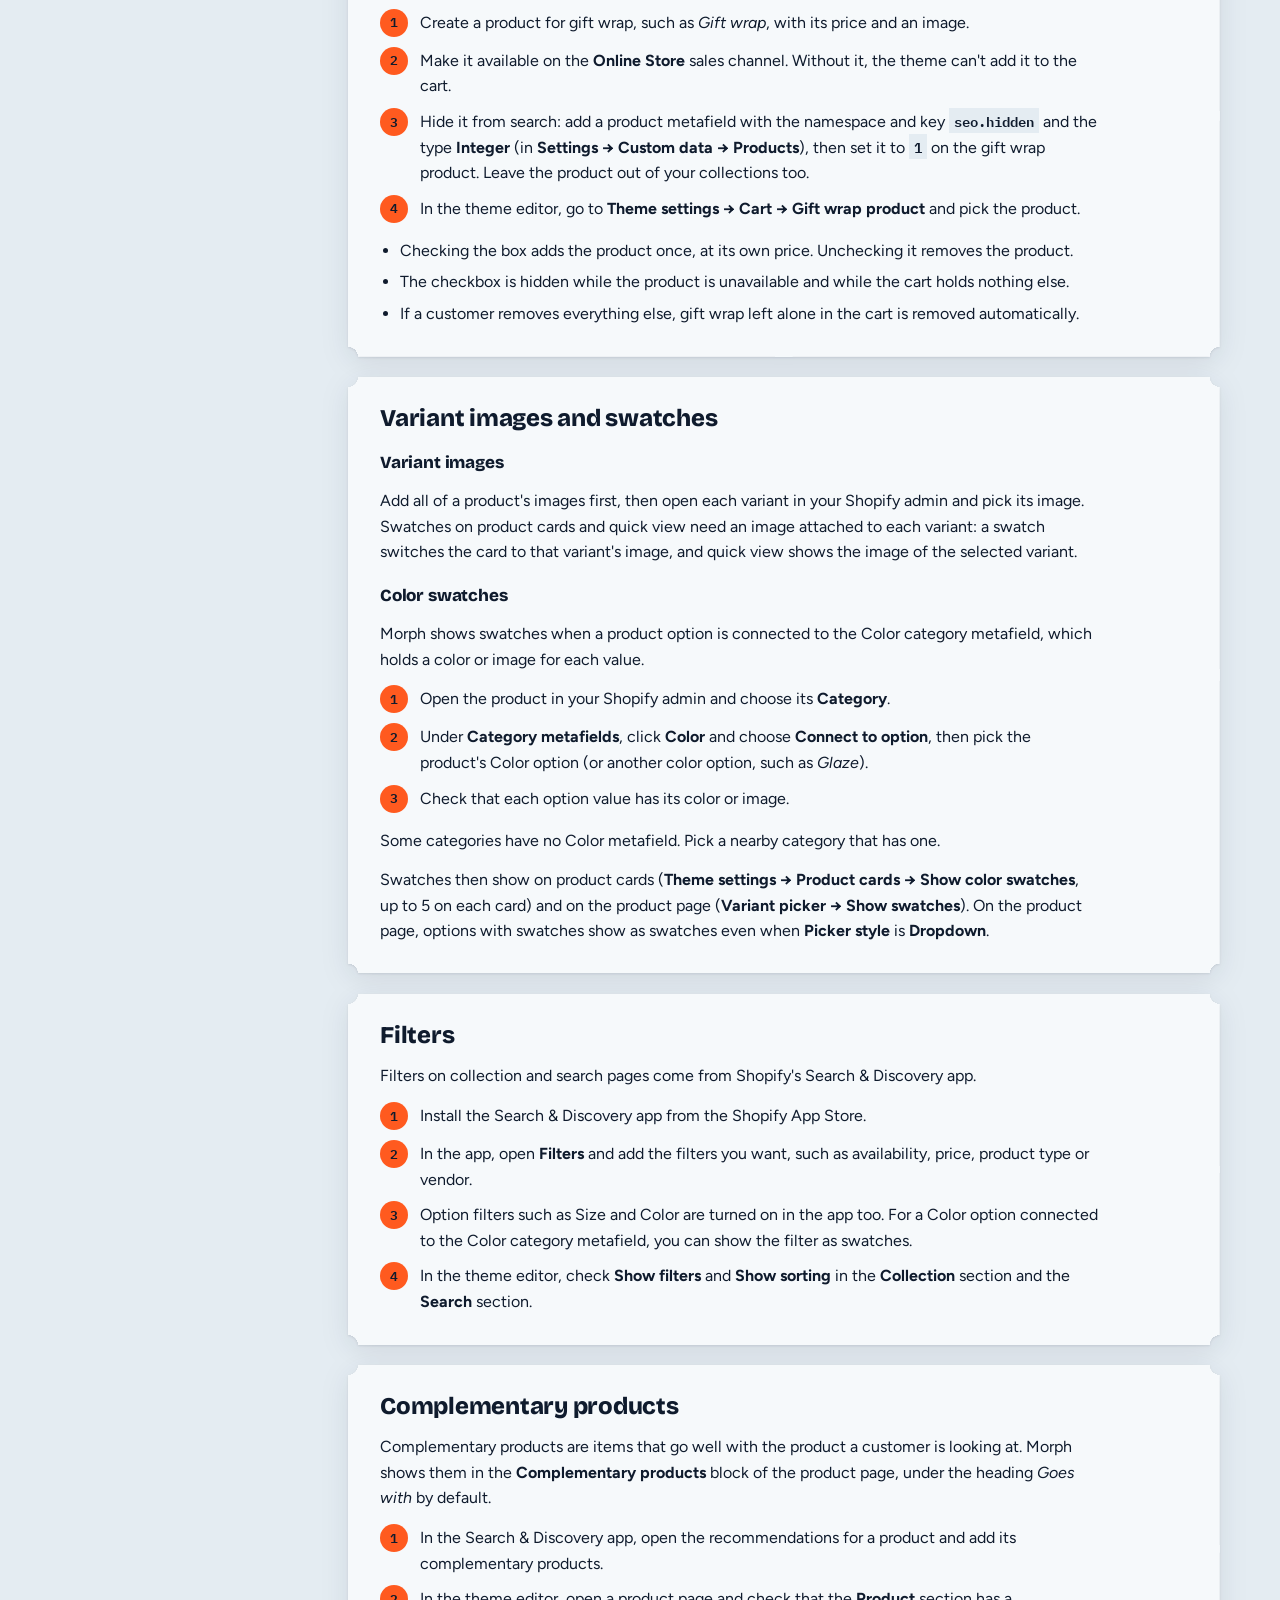
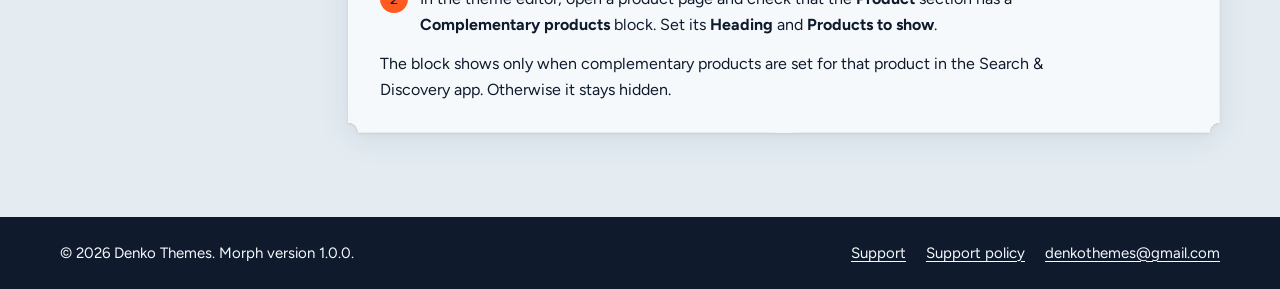
<file: getting-started.html>
<!doctype html>
<html lang="en">
  <head>
    <meta charset="utf-8">
    <meta name="viewport" content="width=device-width, initial-scale=1">
    <title>Getting started | Morph theme docs</title>
    <meta name="description" content="Install Morph from the Shopify Theme Store, customize and publish it, then set up menus, logo, color schemes, markets, email signup, pickup, unit prices, gift wrap, swatches, filters and complementary products.">
    <meta name="theme-color" content="#E4ECF2">
    <link rel="icon" href="assets/favicon.svg" type="image/svg+xml">
    <link rel="preconnect" href="https://fonts.googleapis.com">
    <link rel="preconnect" href="https://fonts.gstatic.com" crossorigin>
    <link rel="stylesheet" href="https://fonts.googleapis.com/css2?family=Bricolage+Grotesque:wght@800&amp;family=Figtree:wght@400;500;600;700&amp;family=IBM+Plex+Mono:wght@600&amp;display=swap">
    <link rel="stylesheet" href="assets/style.css">
    <script src="assets/site.js"></script>
  </head>
  <body>
    <a class="skip-link" href="#main">Skip to content</a>
    <header class="site-header">
      <div class="container site-header__inner">
        <a class="brand" href="index.html"><span class="brand__stamp" aria-hidden="true">M</span>Morph <span class="brand__docs">docs</span></a>
        <button class="nav-toggle" type="button" aria-expanded="false" aria-controls="site-nav"><span class="nav-toggle__icon" aria-hidden="true"></span>Menu</button>
        <nav class="site-nav" id="site-nav" aria-label="Main">
          <ul>
            <li><a href="index.html">Home</a></li>
            <li><a href="getting-started.html" aria-current="page">Getting started</a></li>
            <li><a href="theme-settings.html">Theme settings</a></li>
            <li><a href="sections.html">Sections</a></li>
            <li><a href="faq.html">FAQ</a></li>
            <li><a href="support.html">Support</a></li>
            <li><a href="support-policy.html">Support policy</a></li>
            <li><a href="changelog.html">Changelog</a></li>
          </ul>
        </nav>
      </div>
    </header>
    <main id="main" tabindex="-1">
      <div class="container">
        <div class="page-head">
          <span class="eyebrow">Guide</span>
          <div class="title-tag"><div class="title-tag__paper"><h1>Getting started</h1></div></div>
          <p class="lead">Set up Morph from installation to a published store, then connect the Shopify features the theme uses. Each topic names the exact settings in the theme editor.</p>
        </div>

        <div class="doc-layout">
          <nav class="toc" aria-labelledby="toc-heading">
            <div class="toc__shadow" aria-hidden="true"><div class="receipt-paper"></div></div>
            <div class="receipt">
              <h2 id="toc-heading">On this page</h2>
              <ol>
                <li><a href="#install">Install from the Theme Store</a></li>
                <li><a href="#preview">Preview the theme</a></li>
                <li><a href="#customize">Customize in the theme editor</a></li>
                <li><a href="#publish">Publish the theme</a></li>
                <li><a href="#menus">Menus</a></li>
                <li><a href="#logo">Logo and favicon</a></li>
                <li><a href="#colors">Color schemes</a></li>
                <li><a href="#markets">Markets: country and language</a></li>
                <li><a href="#email-signup">Email signup</a></li>
                <li><a href="#follow-on-shop">Follow on Shop</a></li>
                <li><a href="#pickup">Local pickup</a></li>
                <li><a href="#unit-pricing">Unit prices and quantity pricing</a></li>
                <li><a href="#gift-wrap">Gift wrap</a></li>
                <li><a href="#variant-images">Variant images and swatches</a></li>
                <li><a href="#filters">Filters</a></li>
                <li><a href="#complementary">Complementary products</a></li>
              </ol>
            </div>
          </nav>

          <div class="doc-body">
            <section class="doc-section" aria-labelledby="install">
              <div class="sheet bite">
                <h2 id="install">Install from the Theme Store</h2>
                <ol class="steps">
                  <li>Log in to your Shopify admin, then open the Morph listing in the Shopify Theme Store.</li>
                  <li>Click <strong>Try theme</strong>. Morph is added to your theme library as an unpublished theme, so customers don't see it yet.</li>
                  <li>In your Shopify admin, go to <strong>Online Store → Themes</strong>. Morph is listed in the theme library.</li>
                </ol>
                <div class="note bite bite--s">
                  <span class="eyebrow">Note</span>
                  <p>Adding a theme never changes your products, collections, orders or customers. Only the look of your online store changes, and only after you publish.</p>
                </div>
              </div>
            </section>

            <section class="doc-section" aria-labelledby="preview">
              <div class="sheet bite">
                <h2 id="preview">Preview the theme</h2>
                <p>In <strong>Online Store → Themes</strong>, click the <strong>…</strong> (actions) button next to Morph and choose <strong>Preview</strong>. The preview shows Morph with your own products, collections and pages. To show it to someone else, use <strong>Share preview</strong> in the preview bar.</p>
              </div>
            </section>

            <section class="doc-section" aria-labelledby="customize">
              <div class="sheet bite">
                <h2 id="customize">Customize in the theme editor</h2>
                <p>Click <strong>Customize</strong> next to Morph to open the theme editor.</p>
                <ul>
                  <li>The page selector at the top of the editor switches between the home page, product pages, collection pages, the cart and the other templates.</li>
                  <li>The sidebar lists the header area (Announcement bar and Header), the sections of the page, the footer and the Promo popup. Click a section to edit it, drag sections and blocks to reorder them, and use <strong>Add section</strong> or <strong>Add block</strong> to add more. See <a href="sections.html">Sections</a>.</li>
                  <li><strong>Theme settings:</strong> open <strong>Theme settings</strong> from the editor's sidebar to change the logo, fonts, layout, color schemes, product cards, animations, cart, search and social media links. See <a href="theme-settings.html">Theme settings</a>.</li>
                  <li><strong>Save:</strong> click <strong>Save</strong> to keep your changes. Saving an unpublished theme doesn't change your live store.</li>
                </ul>
                <p>The Morph home page starts with these sections: <strong>Slideshow</strong>, <strong>Collection list</strong>, <strong>Featured collection</strong>, <strong>Promo tiles</strong>, <strong>Lookbook</strong>, <strong>Image with text</strong>, <strong>Featured product</strong>, <strong>Before and after</strong>, <strong>Blog posts</strong> and <strong>Newsletter</strong>. Pick your own images, collections, products and blog in each one, or remove the sections you don't need.</p>
                <p>The demo store sells home goods, so its texts are written for that shop. Replace the text in the <strong>Announcement bar</strong>, the <strong>Promo popup</strong> and the <strong>Footer</strong> blocks with your own, and only keep claims that are true for your store.</p>
              </div>
            </section>

            <section class="doc-section" aria-labelledby="publish">
              <div class="sheet bite">
                <h2 id="publish">Publish the theme</h2>
                <ol class="steps">
                  <li>Go to <strong>Online Store → Themes</strong>.</li>
                  <li>Click the <strong>…</strong> (actions) button next to Morph and choose <strong>Publish</strong>.</li>
                  <li>Confirm. Morph becomes your live theme, and your previous theme stays in the theme library so you can switch back.</li>
                </ol>
              </div>
            </section>

            <section class="doc-section" aria-labelledby="menus">
              <div class="sheet bite">
                <h2 id="menus">Menus</h2>
                <p>Menus are managed in your Shopify admin under <strong>Content → Menus</strong>. Morph uses three of them by default:</p>
                <dl class="settings">
                  <div class="setting">
                    <dt><strong>Main menu</strong> <code>main-menu</code></dt>
                    <dd>The header navigation on desktop and in the mobile menu. Picked in <strong>Header → Menu</strong>.</dd>
                  </div>
                  <div class="setting">
                    <dt><strong>Footer menu</strong> <code>footer</code></dt>
                    <dd>The links of the footer's <strong>Menu</strong> blocks. Each new Menu block starts with this menu, and you can pick another one in its <strong>Menu</strong> setting.</dd>
                  </div>
                  <div class="setting">
                    <dt><strong>Customer account menu</strong> <code>customer-account-main-menu</code></dt>
                    <dd>The links in the account menu that opens from the account icon in the header. Picked in <strong>Header → Customer account menu</strong>.</dd>
                  </div>
                </dl>

                <h3>Dropdowns and menu levels</h3>
                <p>To make a dropdown, drag a menu item onto another item in <strong>Content → Menus</strong> so it's nested under it. The header shows up to three levels: the items in the header bar (level 1), the links in their dropdown (level 2) and the links under each level 2 link (level 3).</p>

                <h3>Menu style</h3>
                <p>In the theme editor, click <strong>Header</strong> and choose a <strong>Menu style</strong>:</p>
                <ul>
                  <li><strong>Ticket strip:</strong> each dropdown opens as a strip of tickets.</li>
                  <li><strong>Mega menu:</strong> shows every link of a dropdown at once in a wide panel. Each level 2 link that has links under it becomes a column headed by a ticket, with its level 3 links hanging under it as tags. Level 2 links without links under them stack together in one last column.</li>
                </ul>
                <p>The mobile menu always uses the ticket strip. A collection link with no links under it shows the collection's product count.</p>

                <h3>Level 3 links that filter a collection</h3>
                <p>To send customers to part of a collection, for example only the mugs in a kitchen collection, add a collection link and use <strong>Filter collection with tags</strong> in the menu editor. Only products with that tag are shown, so tag the products first. To filter by product type instead, the product type filter needs to be set up in the Search &amp; Discovery app first (see <a href="#filters">Filters</a>).</p>
                <p>A tag-filtered link shows no product count, because the count would be for the whole collection.</p>

                <h3>Menu promo</h3>
                <p>A menu promo adds an image, heading and text to the end of one dropdown. In the theme editor, click <strong>Header</strong>, then <strong>Add block → Menu promo</strong>.</p>
                <ul>
                  <li><strong>Menu item:</strong> type the exact title of a top-level menu item that has a dropdown, such as <em>Shop</em>. Capital letters and spaces at the ends don't matter. The promo shows at the end of that dropdown and under the item in the mobile menu.</li>
                  <li><strong>One promo per item:</strong> add one Menu promo block for each menu item that needs one. If two blocks name the same item, only the first one shows.</li>
                  <li><strong>Image</strong>, <strong>Heading</strong> and <strong>Text</strong>: a promo with none of them is hidden.</li>
                  <li><strong>Link:</strong> the heading links here, and the whole promo becomes clickable. The promo needs a heading for the link to work.</li>
                </ul>
              </div>
            </section>

            <section class="doc-section" aria-labelledby="logo">
              <div class="sheet bite">
                <h2 id="logo">Logo and favicon</h2>
                <p>Go to <strong>Theme settings → Logo</strong>.</p>
                <ul>
                  <li><strong>Logo:</strong> upload your logo. Add alt text in the image picker; without it, the store name is used.</li>
                  <li><strong>Logo width:</strong> the largest width the logo can take. Tall and square logos shrink to fit the header height.</li>
                  <li><strong>Show logo stamp:</strong> when no logo is uploaded, the header shows your store name. With this setting on, a round stamp with the first letters of the first two words of your store name sits next to it.</li>
                  <li><strong>Favicon:</strong> the small icon in browser tabs. A 32 x 32px .png works best.</li>
                </ul>
              </div>
            </section>

            <section class="doc-section" aria-labelledby="colors">
              <div class="sheet bite">
                <h2 id="colors">Color schemes</h2>
                <p>Go to <strong>Theme settings → Colors</strong>. Morph comes with seven color schemes, and every section has a <strong>Color scheme</strong> setting that picks one of them. Change a scheme once, and every section that uses it changes too.</p>
                <ul>
                  <li><strong>Scheme 1</strong> is the light blue-gray ground most sections use.</li>
                  <li><strong>Scheme 2</strong> is a lighter paper ground.</li>
                  <li><strong>Scheme 3</strong>, <strong>Scheme 4</strong> and <strong>Scheme 5</strong> are blue, green and sand tints. The tint settings of the <strong>Collection</strong> section use them by default.</li>
                  <li><strong>Scheme 6</strong> is dark ink, used by the Announcement bar and the Footer.</li>
                  <li><strong>Scheme 7</strong> is the orange accent.</li>
                </ul>
                <p>Each scheme has these colors:</p>
                <dl class="settings">
                  <div class="setting"><dt><strong>Background</strong></dt><dd>The ground of the section.</dd></div>
                  <div class="setting"><dt><strong>Card background</strong> and <strong>Card text</strong></dt><dd>The paper of cards, labels, receipts and tickets, and the text on it.</dd></div>
                  <div class="setting"><dt><strong>Text</strong> and <strong>Secondary text</strong></dt><dd>Main text on the ground, and quieter text such as subheadings and notes.</dd></div>
                  <div class="setting"><dt><strong>Borders</strong></dt><dd>Lines and field borders.</dd></div>
                  <div class="setting"><dt><strong>Accent background</strong> and <strong>Accent text</strong></dt><dd>The accent colors price tags, sale stickers, ticket stubs and the cart count. Accent text is the text on top of it.</dd></div>
                  <div class="setting"><dt><strong>Focus ring</strong></dt><dd>Outlines buttons, links and fields selected with the keyboard.</dd></div>
                  <div class="setting"><dt><strong>Button background</strong> and <strong>Button label</strong></dt><dd>The color of buttons and their text.</dd></div>
                </dl>
                <div class="note bite bite--s">
                  <span class="eyebrow">Tip</span>
                  <p>Keep text readable: aim for a contrast of at least 4.5:1 between text and its background, and 3:1 for the focus ring against the background.</p>
                </div>
              </div>
            </section>

            <section class="doc-section" aria-labelledby="markets">
              <div class="sheet bite">
                <h2 id="markets">Markets: country and language</h2>
                <p>Morph shows a country or region selector and a language selector in the footer. In the theme editor, click <strong>Footer</strong> and use:</p>
                <ul>
                  <li><strong>Show country or region selector:</strong> shown when your store sells to more than one country or region. Add them in your Shopify admin under <strong>Settings → Markets</strong>.</li>
                  <li><strong>Show language selector:</strong> shown when your store has more than one published language. Add languages under <strong>Settings → Languages</strong>.</li>
                </ul>
                <p>When a customer picks another country or region, prices follow the currency and pricing you set for that market.</p>
              </div>
            </section>

            <section class="doc-section" aria-labelledby="email-signup">
              <div class="sheet bite">
                <h2 id="email-signup">Email signup</h2>
                <p>Morph has four places for email signup. Signups are added to your customer list as subscribed to email marketing.</p>
                <ul>
                  <li><strong>Footer:</strong> the <strong>Email signup</strong> block.</li>
                  <li><strong>Newsletter</strong> section: with an <strong>Email form</strong> block.</li>
                  <li><strong>Promo popup:</strong> opens once for each customer after the <strong>Delay before opening</strong>. Add a <strong>Discount code</strong> to show it after a successful signup; create the code in <strong>Discounts</strong> first. In the theme editor, the popup shows while its section is selected.</li>
                  <li>On the password page: <strong>Show email signup</strong>, with <strong>Signup heading</strong> and <strong>Signup text</strong>.</li>
                </ul>
                <p>Email fields need a full address with a dot in the domain, such as name@example.com. If the address is incomplete, the form isn't sent and the customer sees a message.</p>
              </div>
            </section>

            <section class="doc-section" aria-labelledby="follow-on-shop">
              <div class="sheet bite">
                <h2 id="follow-on-shop">Follow on Shop</h2>
                <p>The Follow on Shop button lets customers follow your store in the Shop app. In the theme editor, click <strong>Footer</strong> and check <strong>Show Follow on Shop</strong>. The button shows only when Shop Pay is turned on in <strong>Settings → Payments</strong> and the Shop sales channel is installed, and <strong>Show Follow on Shop</strong> is checked in the <strong>Footer</strong>.</p>
              </div>
            </section>

            <section class="doc-section" aria-labelledby="pickup">
              <div class="sheet bite">
                <h2 id="pickup">Local pickup</h2>
                <ol class="steps">
                  <li>In your Shopify admin, go to <strong>Settings → Shipping and delivery</strong> and turn on local pickup for a location.</li>
                  <li>In the theme editor, open a product page, click the <strong>Buy buttons</strong> block and check <strong>Show pickup availability</strong>.</li>
                </ol>
                <p>The product page then shows a pickup line with the pickup status and ready time at a location, and a button that lists every location with local pickup, with its status, ready time, address and phone number. The line updates when the customer picks another variant.</p>
                <p>The pickup line shows only when a location with local pickup has the selected variant in stock.</p>
              </div>
            </section>

            <section class="doc-section" aria-labelledby="unit-pricing">
              <div class="sheet bite">
                <h2 id="unit-pricing">Unit prices and quantity pricing</h2>
                <h3>Unit prices</h3>
                <p>When unit pricing is available for your store, turn it on for a product in its pricing details in your Shopify admin and enter the total and base measurement. Morph then shows the unit price with the price on the product page, on product cards and in the cart. There is no theme setting for it.</p>
                <h3>Quantity rules and volume pricing</h3>
                <p>Quantity rules (minimum, maximum and increment) and volume pricing come from B2B catalogs. They show only to logged-in B2B customers whose catalog has them. The product page then lists the quantity rules under the buy buttons and a small table of the price breaks, and the total follows the quantity. There is no theme setting for it.</p>
              </div>
            </section>

            <section class="doc-section" aria-labelledby="gift-wrap">
              <div class="sheet bite">
                <h2 id="gift-wrap">Gift wrap</h2>
                <p>Morph can add an <strong>Add gift wrap</strong> checkbox to the cart drawer and the cart page. The gift wrap is a product of your own.</p>
                <ol class="steps">
                  <li>Create a product for gift wrap, such as <em>Gift wrap</em>, with its price and an image.</li>
                  <li>Make it available on the <strong>Online Store</strong> sales channel. Without it, the theme can't add it to the cart.</li>
                  <li>Hide it from search: add a product metafield with the namespace and key <code>seo.hidden</code> and the type <strong>Integer</strong> (in <strong>Settings → Custom data → Products</strong>), then set it to <code>1</code> on the gift wrap product. Leave the product out of your collections too.</li>
                  <li>In the theme editor, go to <strong>Theme settings → Cart → Gift wrap product</strong> and pick the product.</li>
                </ol>
                <ul>
                  <li>Checking the box adds the product once, at its own price. Unchecking it removes the product.</li>
                  <li>The checkbox is hidden while the product is unavailable and while the cart holds nothing else.</li>
                  <li>If a customer removes everything else, gift wrap left alone in the cart is removed automatically.</li>
                </ul>
              </div>
            </section>

            <section class="doc-section" aria-labelledby="variant-images">
              <div class="sheet bite">
                <h2 id="variant-images">Variant images and swatches</h2>
                <h3>Variant images</h3>
                <p>Add all of a product's images first, then open each variant in your Shopify admin and pick its image. Swatches on product cards and quick view need an image attached to each variant: a swatch switches the card to that variant's image, and quick view shows the image of the selected variant.</p>
                <h3>Color swatches</h3>
                <p>Morph shows swatches when a product option is connected to the Color category metafield, which holds a color or image for each value.</p>
                <ol class="steps">
                  <li>Open the product in your Shopify admin and choose its <strong>Category</strong>.</li>
                  <li>Under <strong>Category metafields</strong>, click <strong>Color</strong> and choose <strong>Connect to option</strong>, then pick the product's Color option (or another color option, such as <em>Glaze</em>).</li>
                  <li>Check that each option value has its color or image.</li>
                </ol>
                <p>Some categories have no Color metafield. Pick a nearby category that has one.</p>
                <p>Swatches then show on product cards (<strong>Theme settings → Product cards → Show color swatches</strong>, up to 5 on each card) and on the product page (<strong>Variant picker → Show swatches</strong>). On the product page, options with swatches show as swatches even when <strong>Picker style</strong> is <strong>Dropdown</strong>.</p>
              </div>
            </section>

            <section class="doc-section" aria-labelledby="filters">
              <div class="sheet bite">
                <h2 id="filters">Filters</h2>
                <p>Filters on collection and search pages come from Shopify's Search &amp; Discovery app.</p>
                <ol class="steps">
                  <li>Install the Search &amp; Discovery app from the Shopify App Store.</li>
                  <li>In the app, open <strong>Filters</strong> and add the filters you want, such as availability, price, product type or vendor.</li>
                  <li>Option filters such as Size and Color are turned on in the app too. For a Color option connected to the Color category metafield, you can show the filter as swatches.</li>
                  <li>In the theme editor, check <strong>Show filters</strong> and <strong>Show sorting</strong> in the <strong>Collection</strong> section and the <strong>Search</strong> section.</li>
                </ol>
              </div>
            </section>

            <section class="doc-section" aria-labelledby="complementary">
              <div class="sheet bite">
                <h2 id="complementary">Complementary products</h2>
                <p>Complementary products are items that go well with the product a customer is looking at. Morph shows them in the <strong>Complementary products</strong> block of the product page, under the heading <em>Goes with</em> by default.</p>
                <ol class="steps">
                  <li>In the Search &amp; Discovery app, open the recommendations for a product and add its complementary products.</li>
                  <li>In the theme editor, open a product page and check that the <strong>Product</strong> section has a <strong>Complementary products</strong> block. Set its <strong>Heading</strong> and <strong>Products to show</strong>.</li>
                </ol>
                <p>The block shows only when complementary products are set for that product in the Search &amp; Discovery app. Otherwise it stays hidden.</p>
              </div>
            </section>
          </div>
        </div>
      </div>
    </main>
    <footer class="site-footer">
      <div class="container site-footer__inner">
        <p>&copy; 2026 Denko Themes. Morph version 1.0.0.</p>
        <nav aria-label="Footer">
          <ul>
            <li><a href="support.html">Support</a></li>
            <li><a href="support-policy.html">Support policy</a></li>
            <li><a href="mailto:denkothemes@gmail.com">denkothemes@gmail.com</a></li>
          </ul>
        </nav>
      </div>
    </footer>
  </body>
</html>
</file>
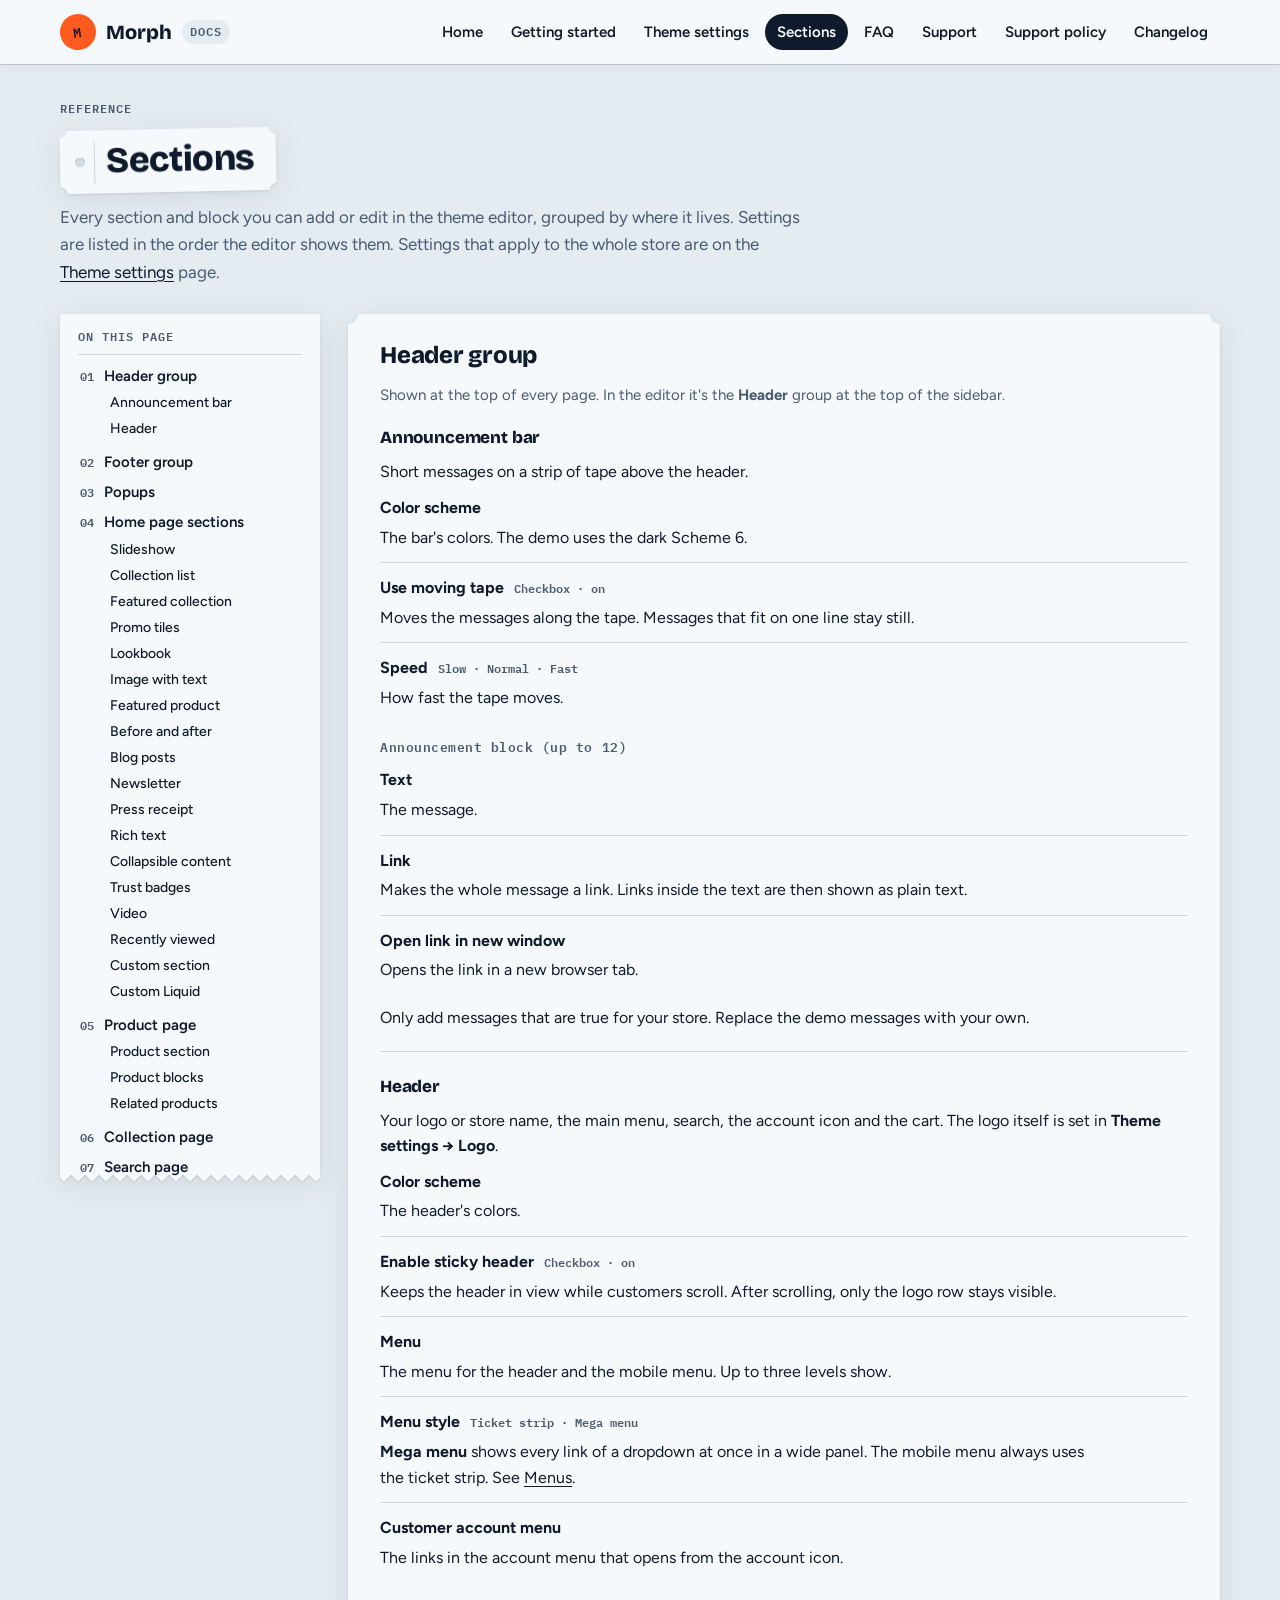
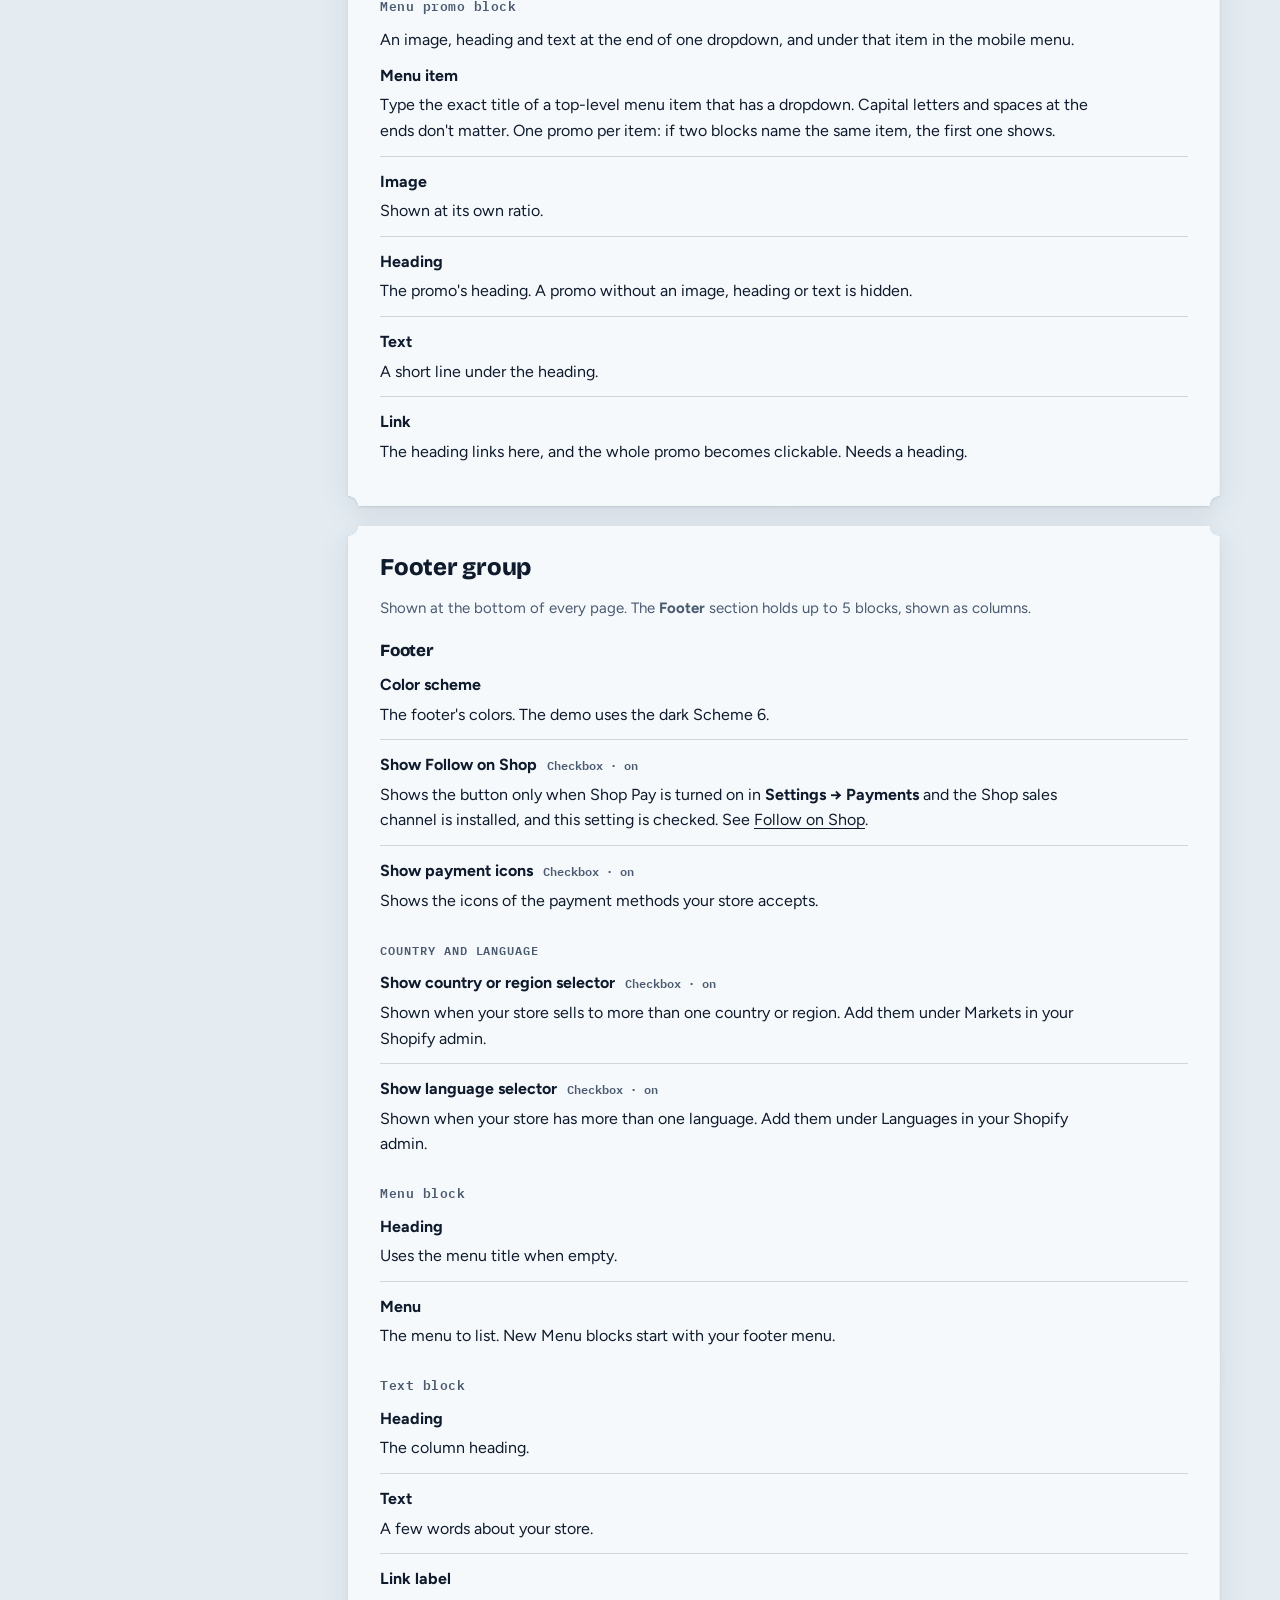
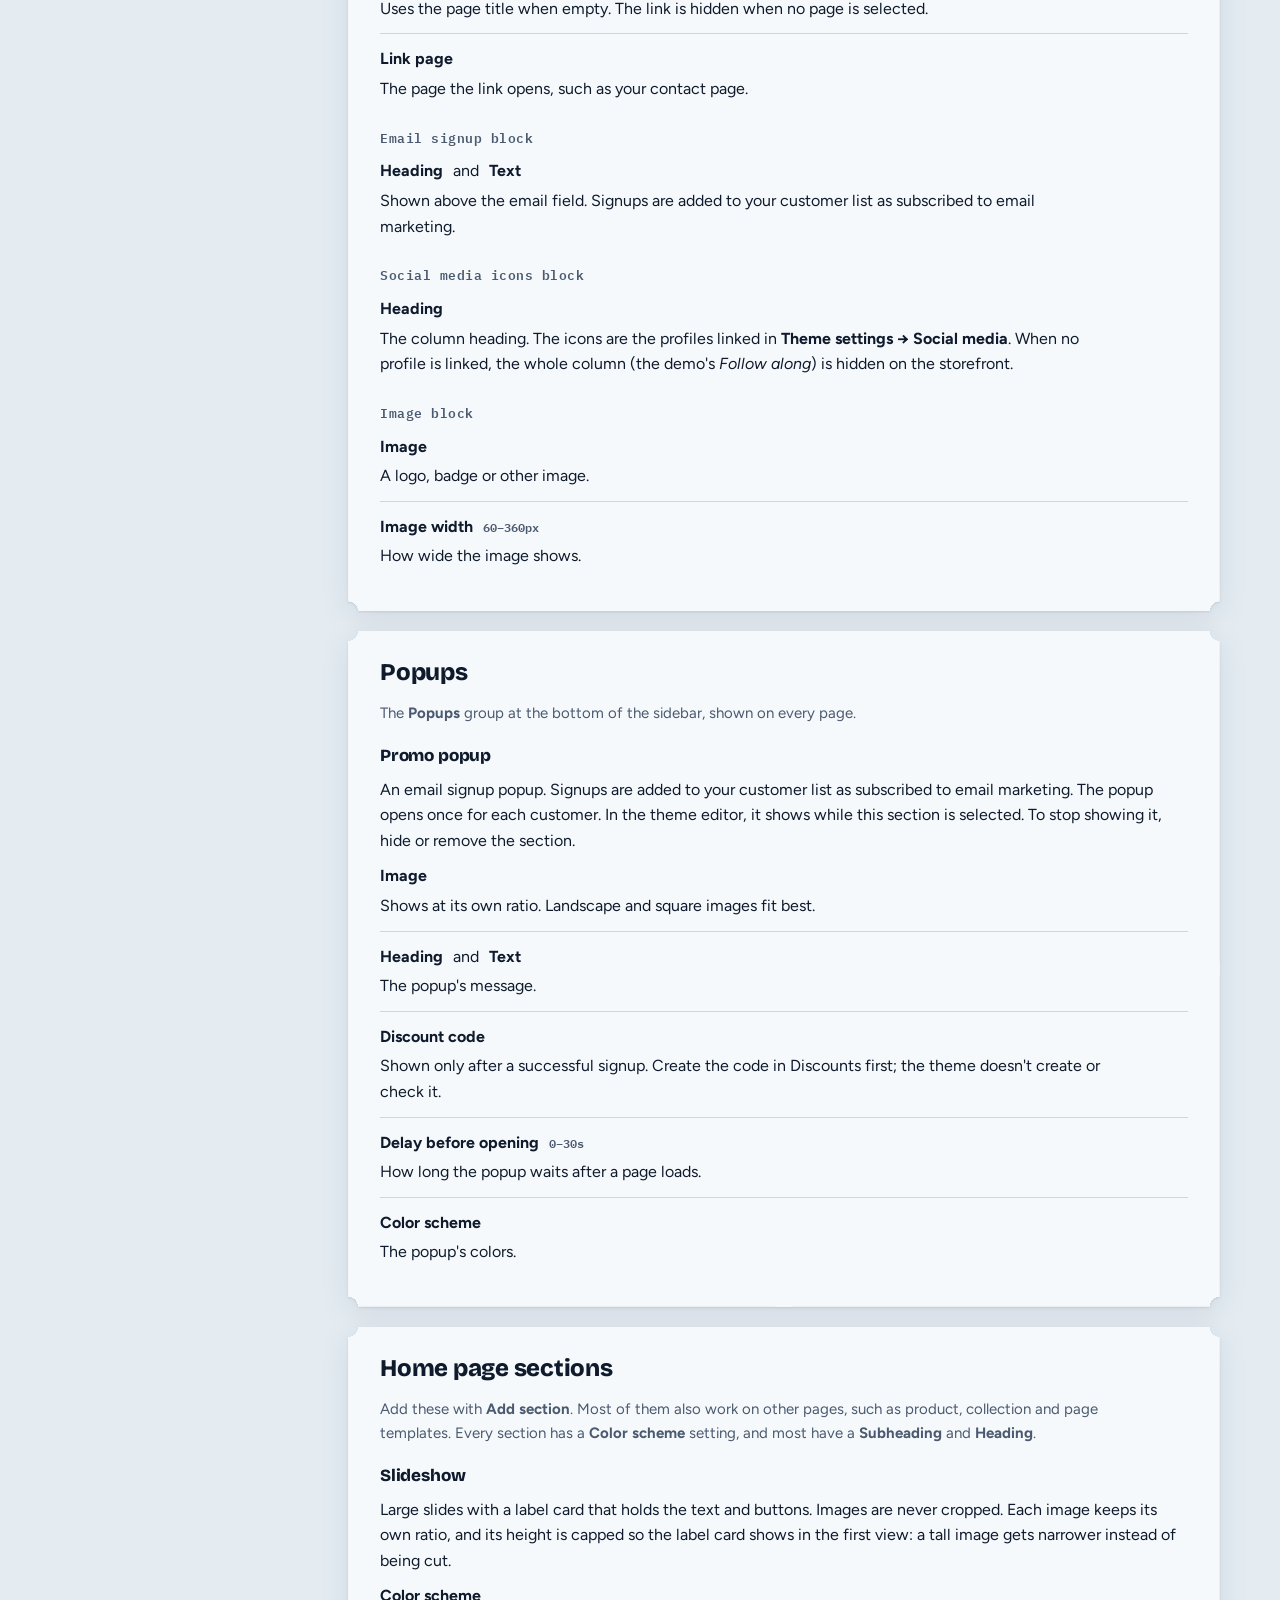
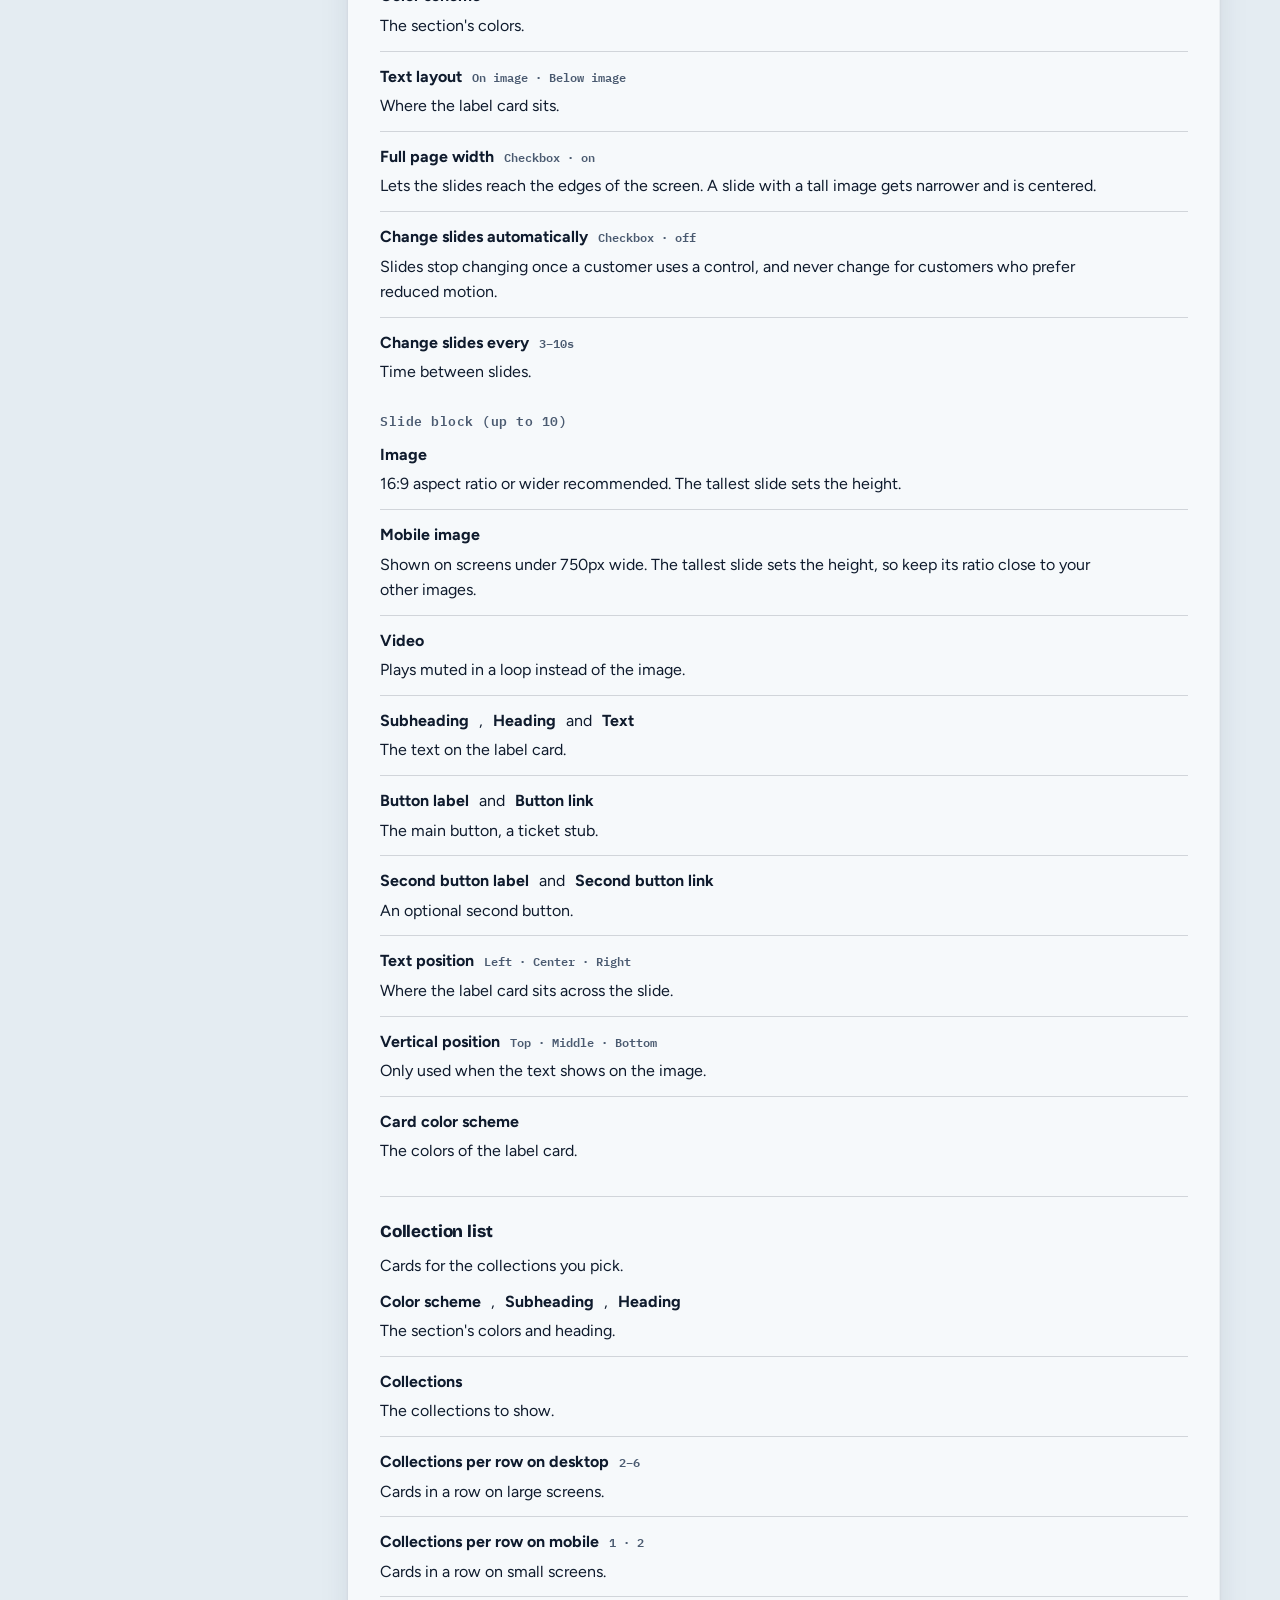
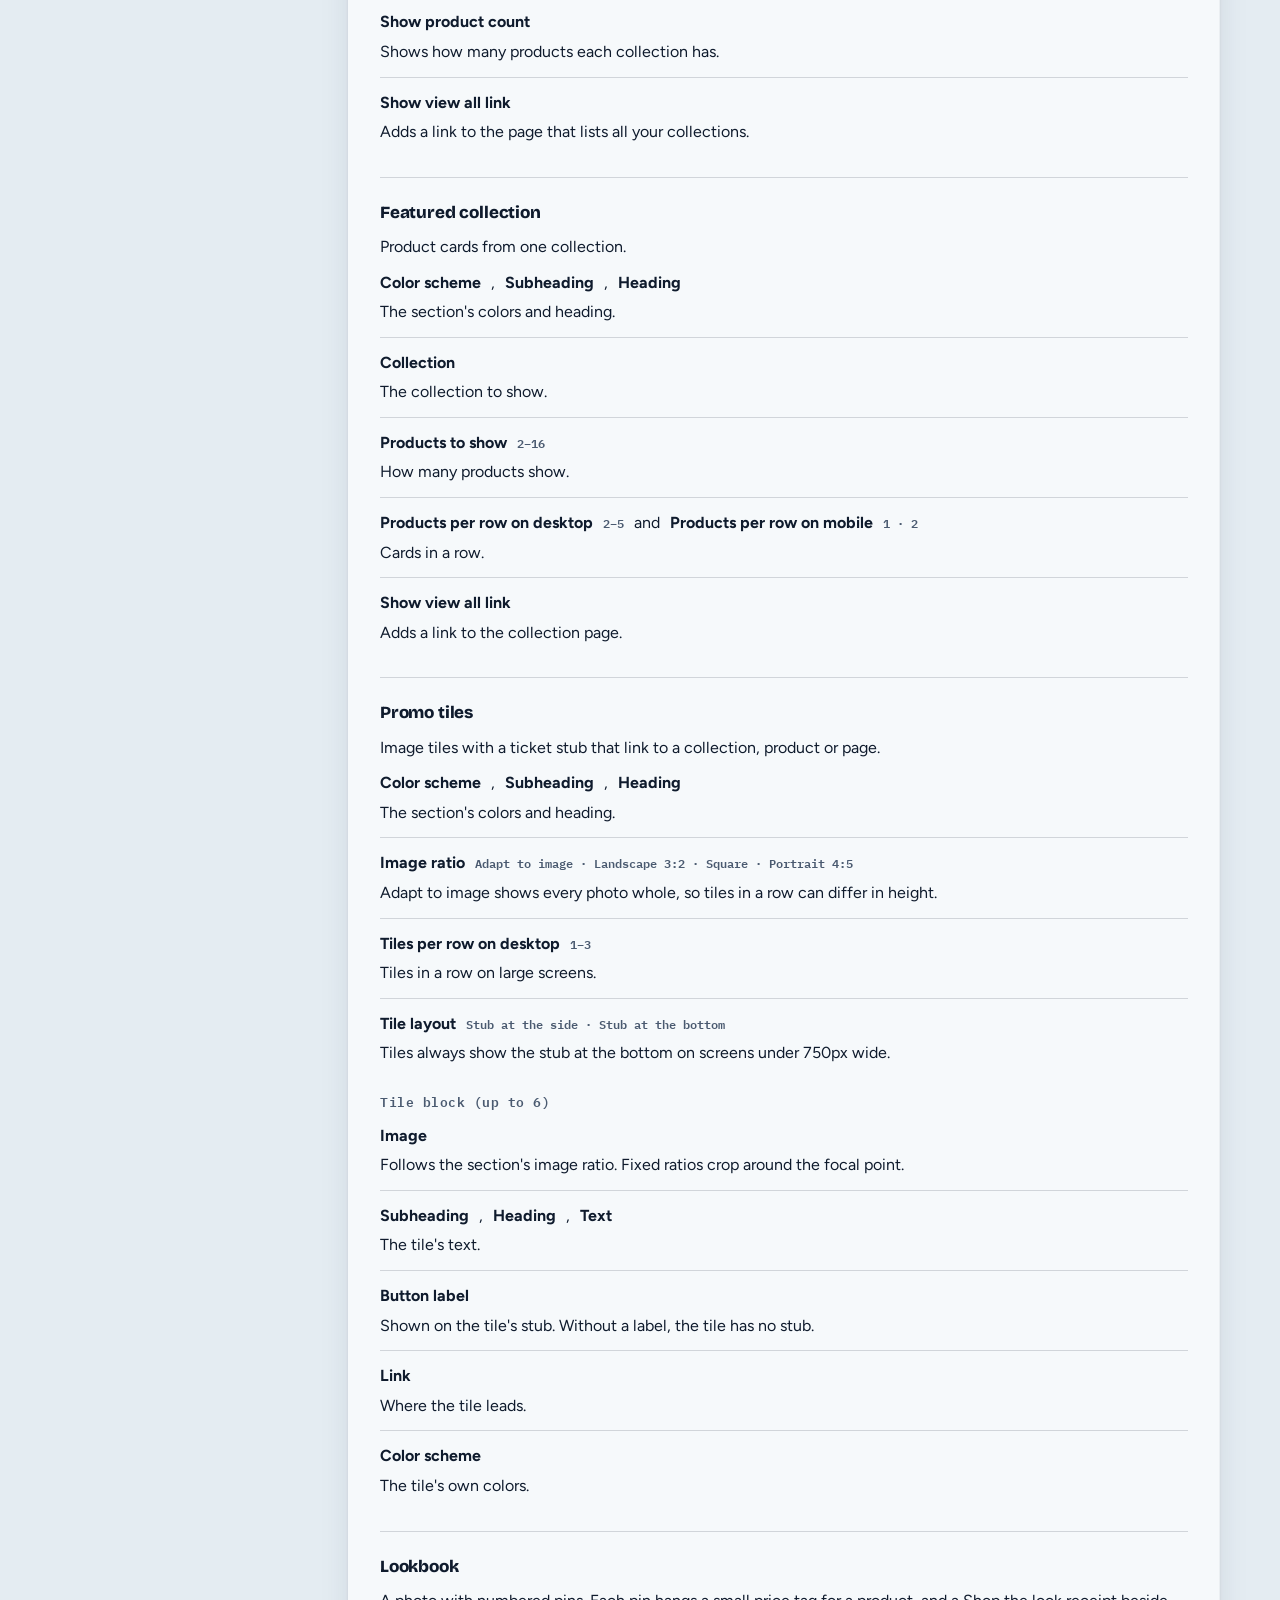
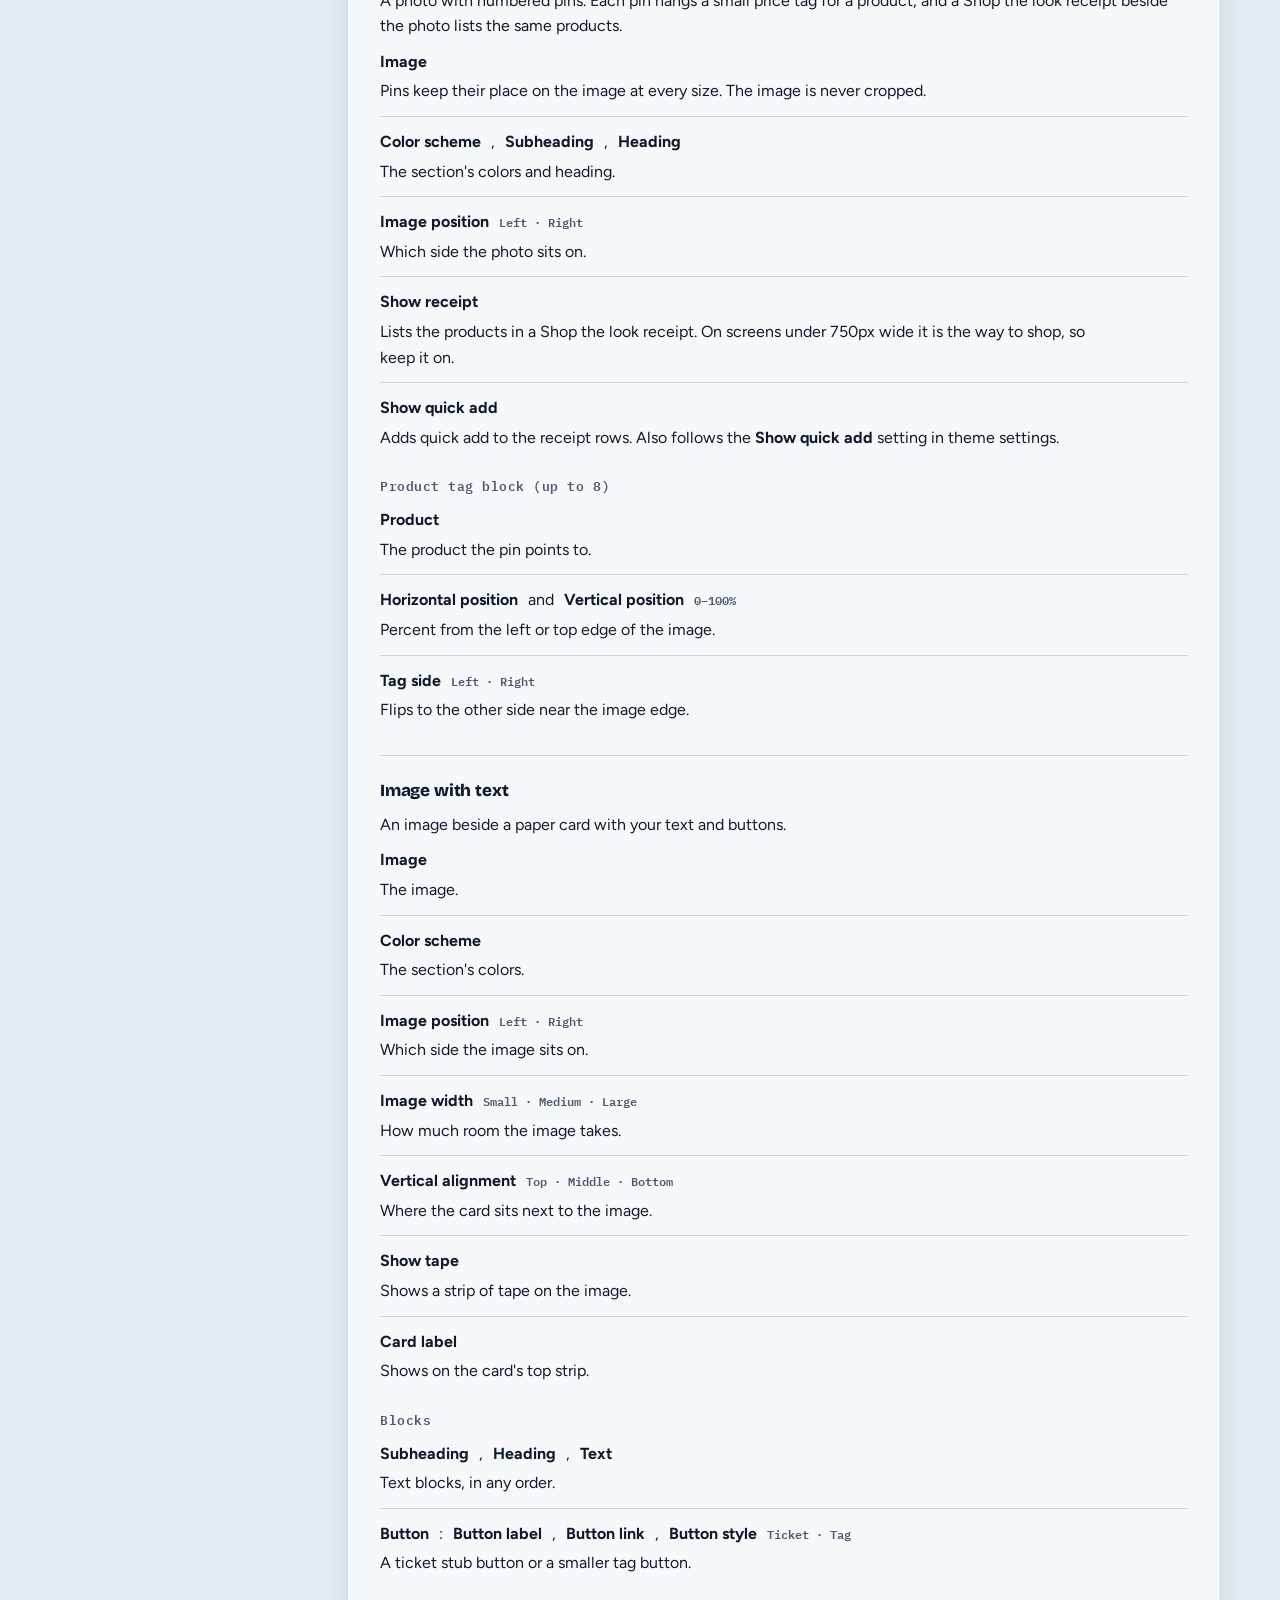
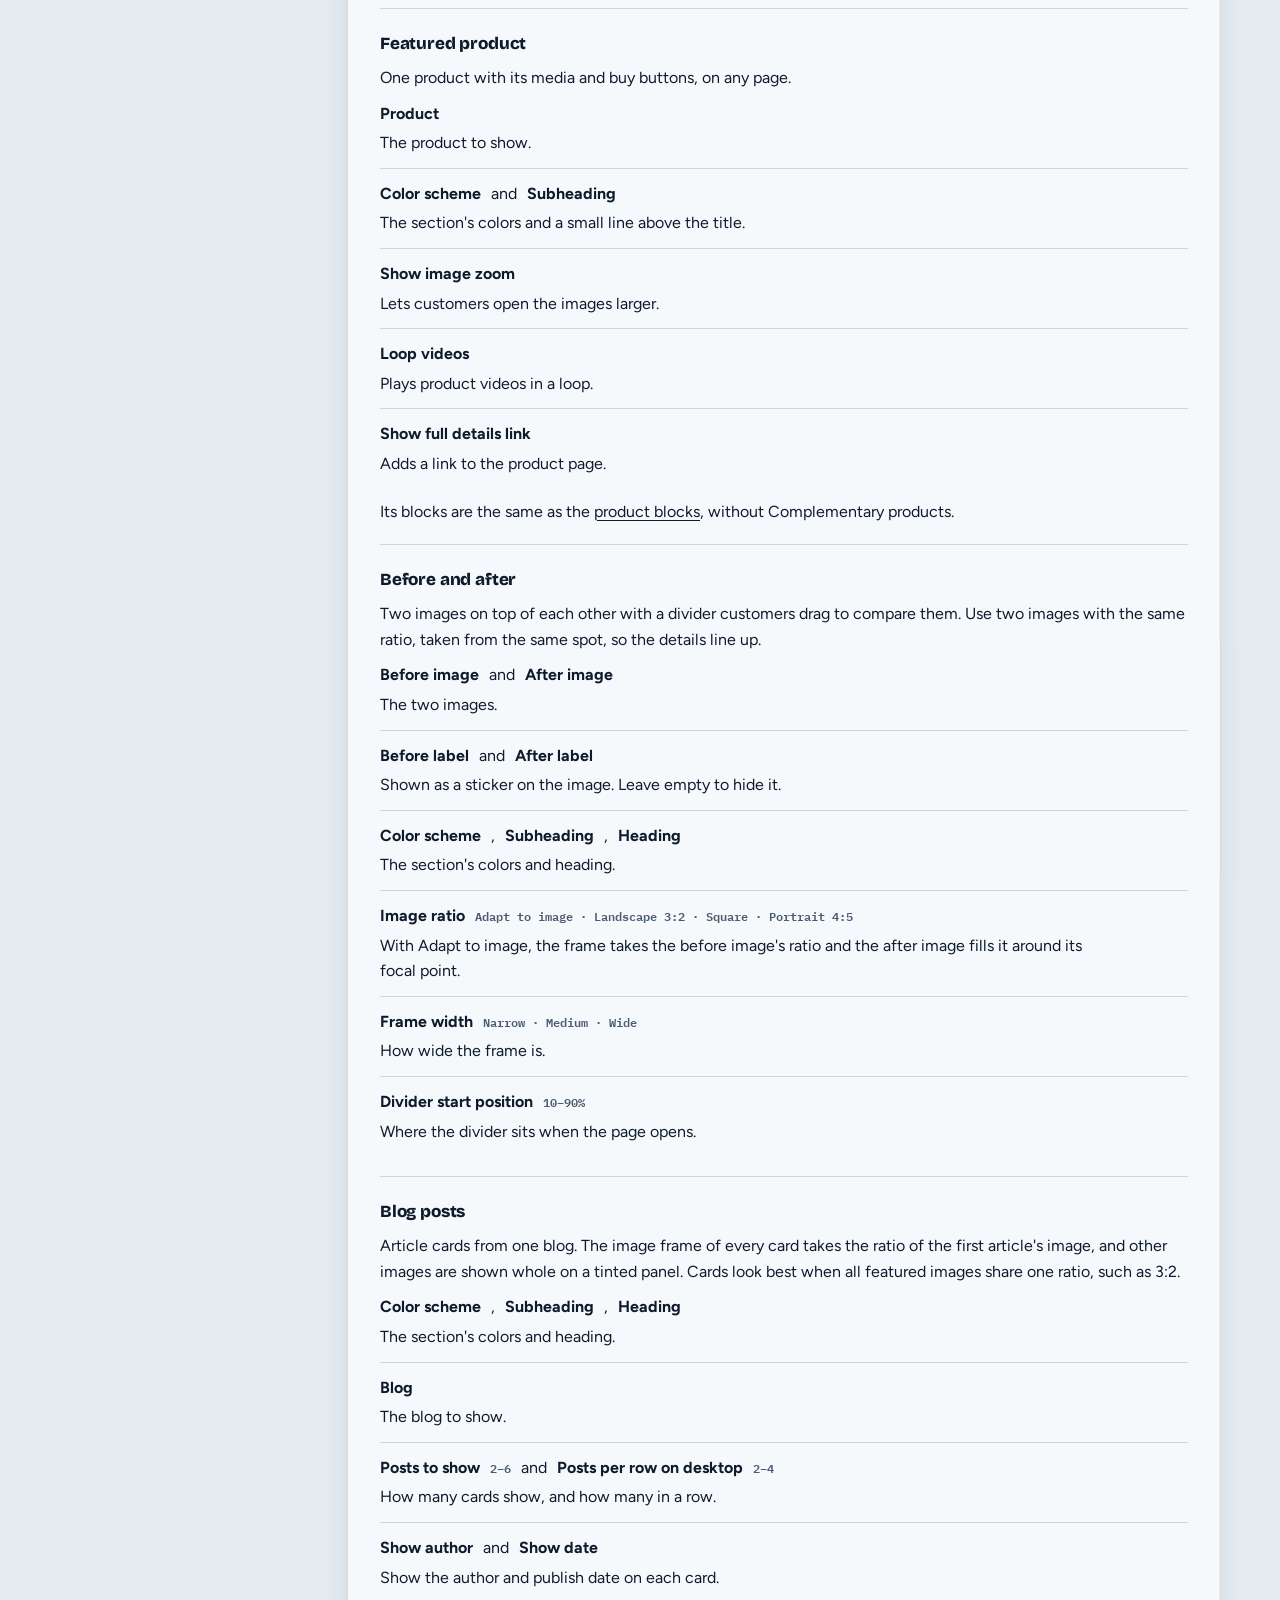
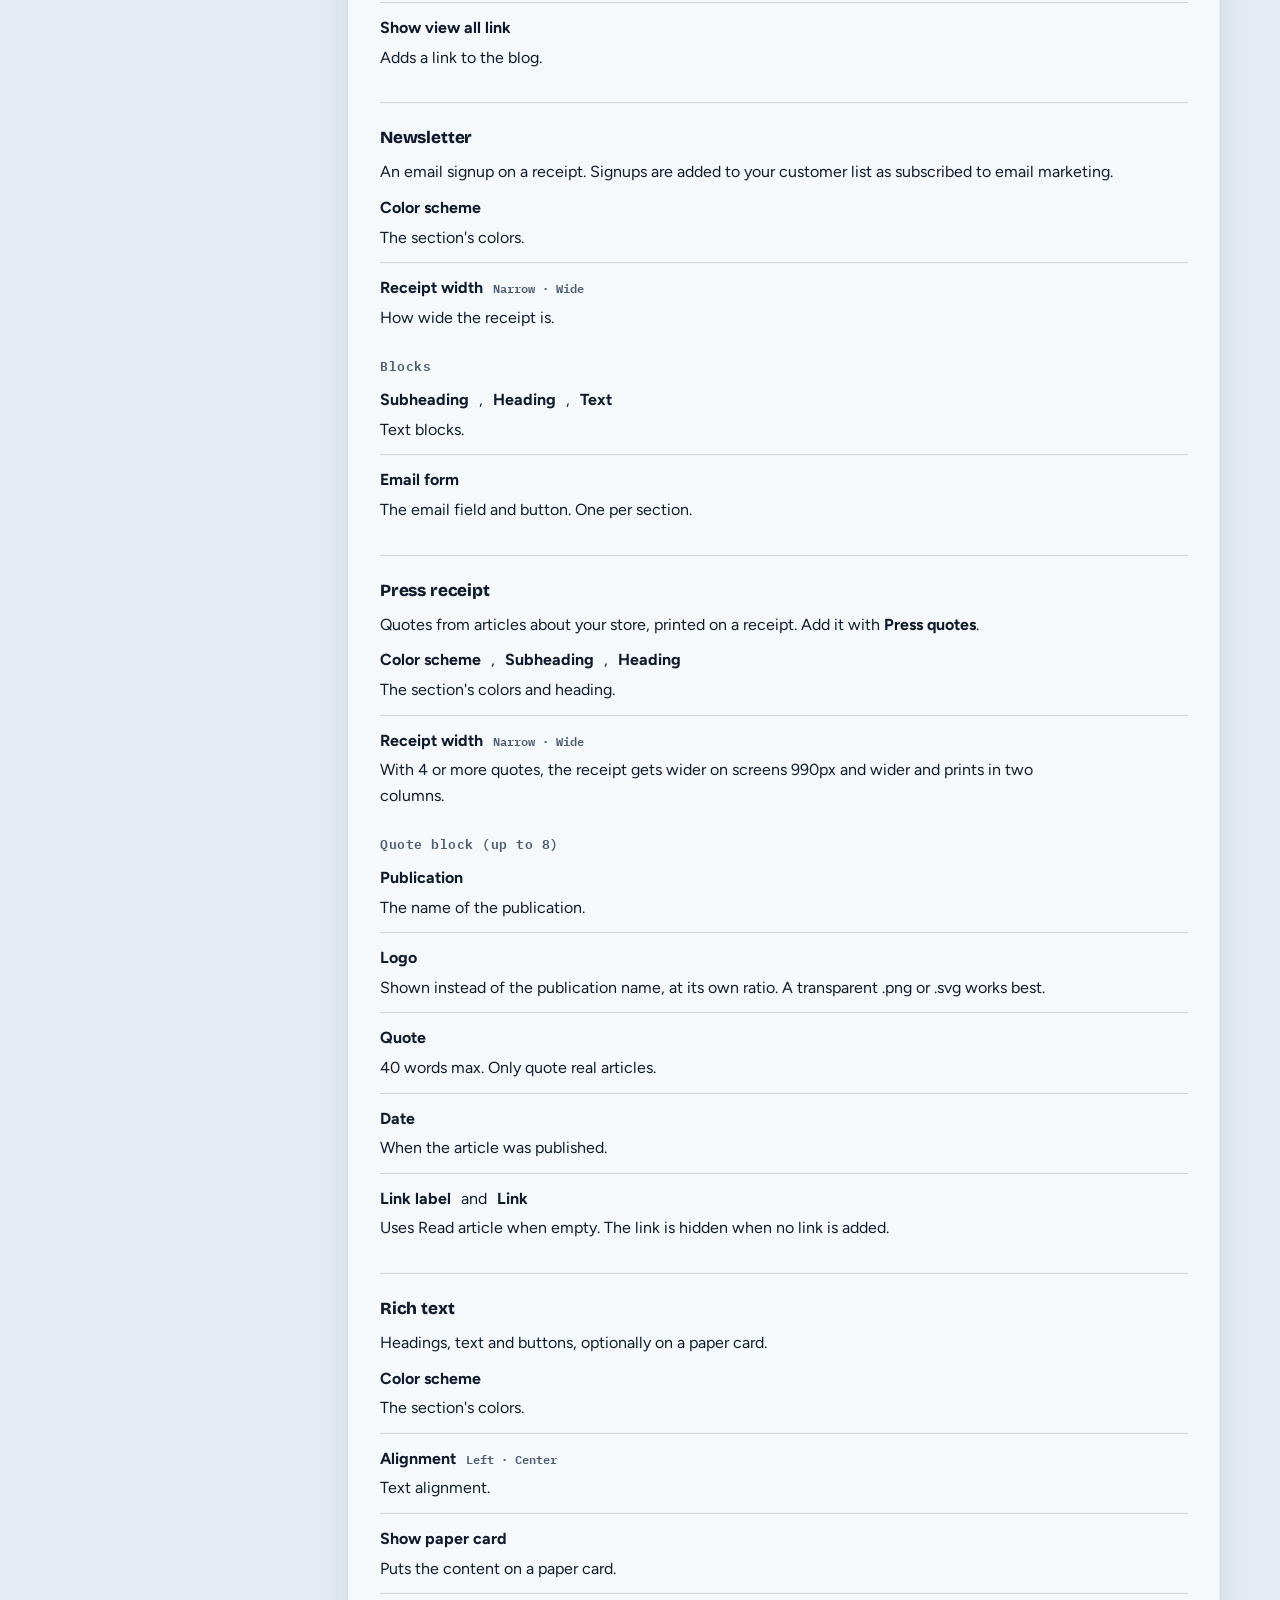
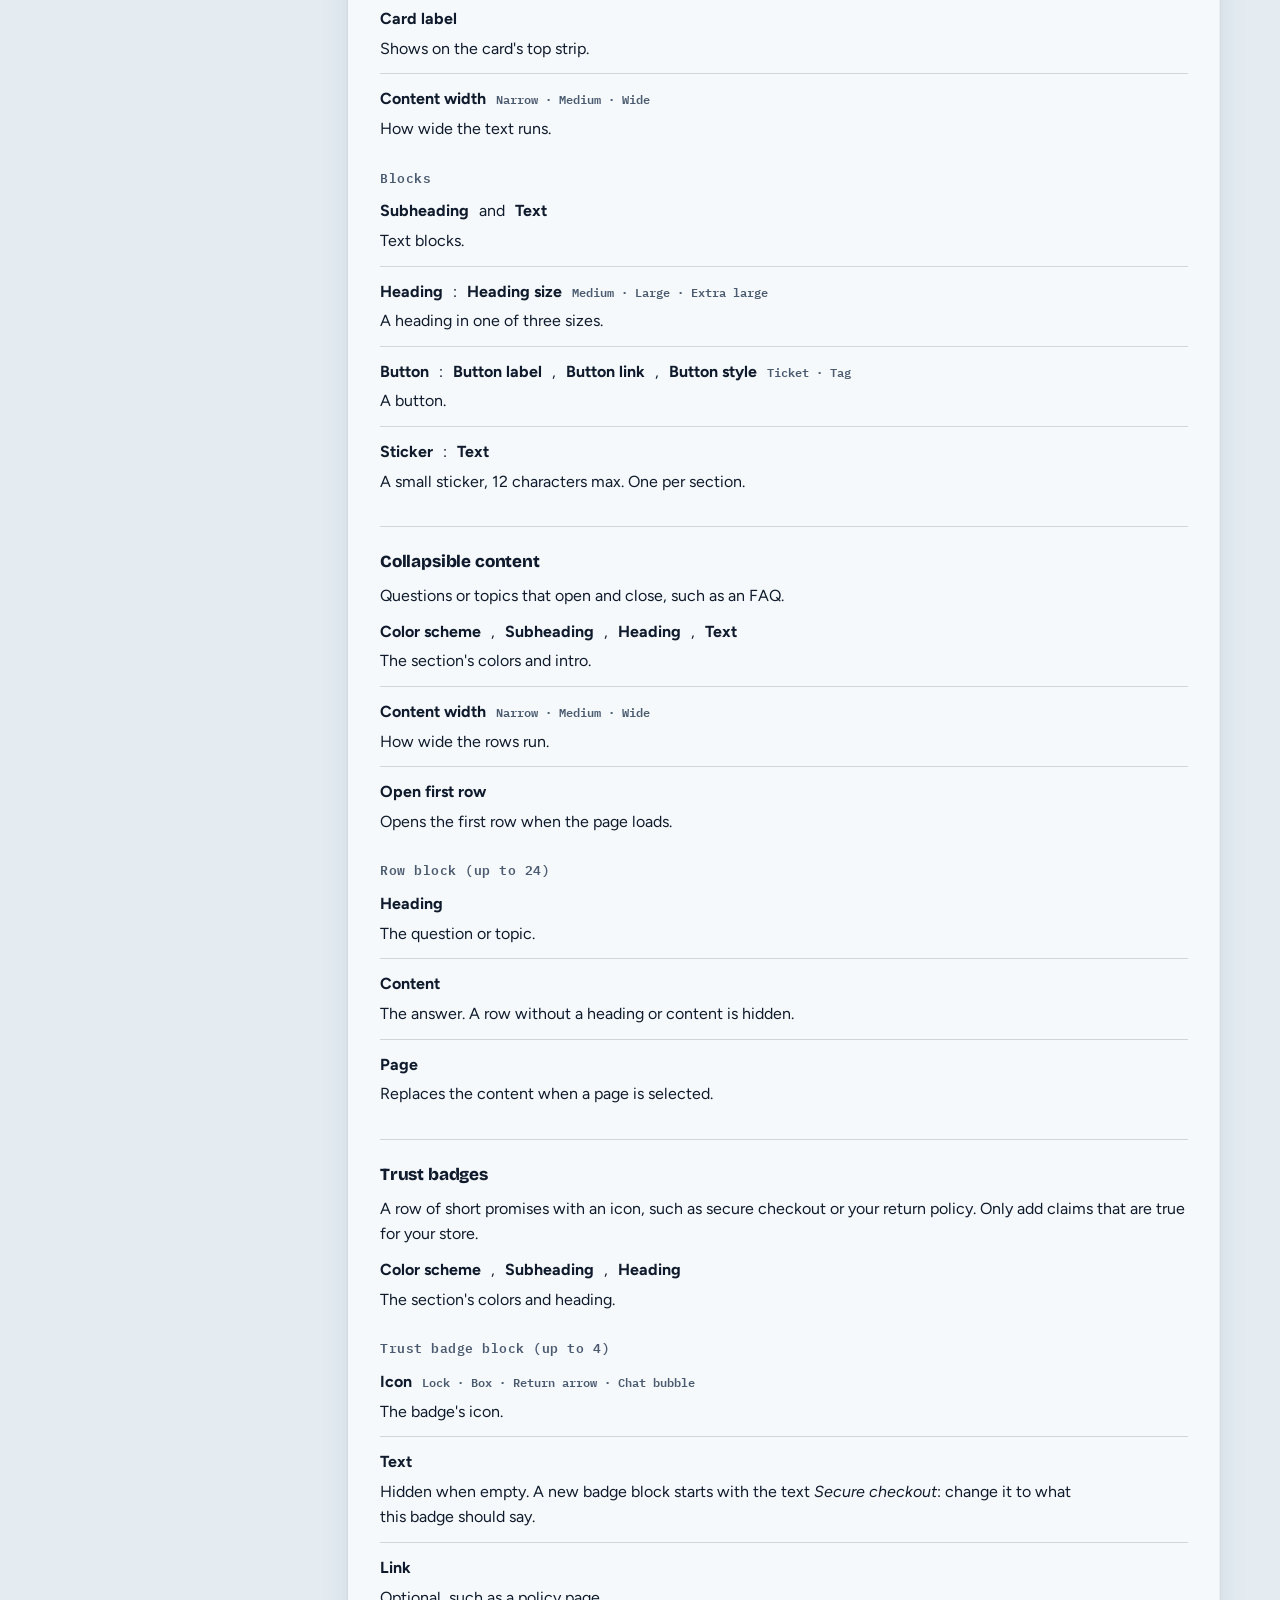
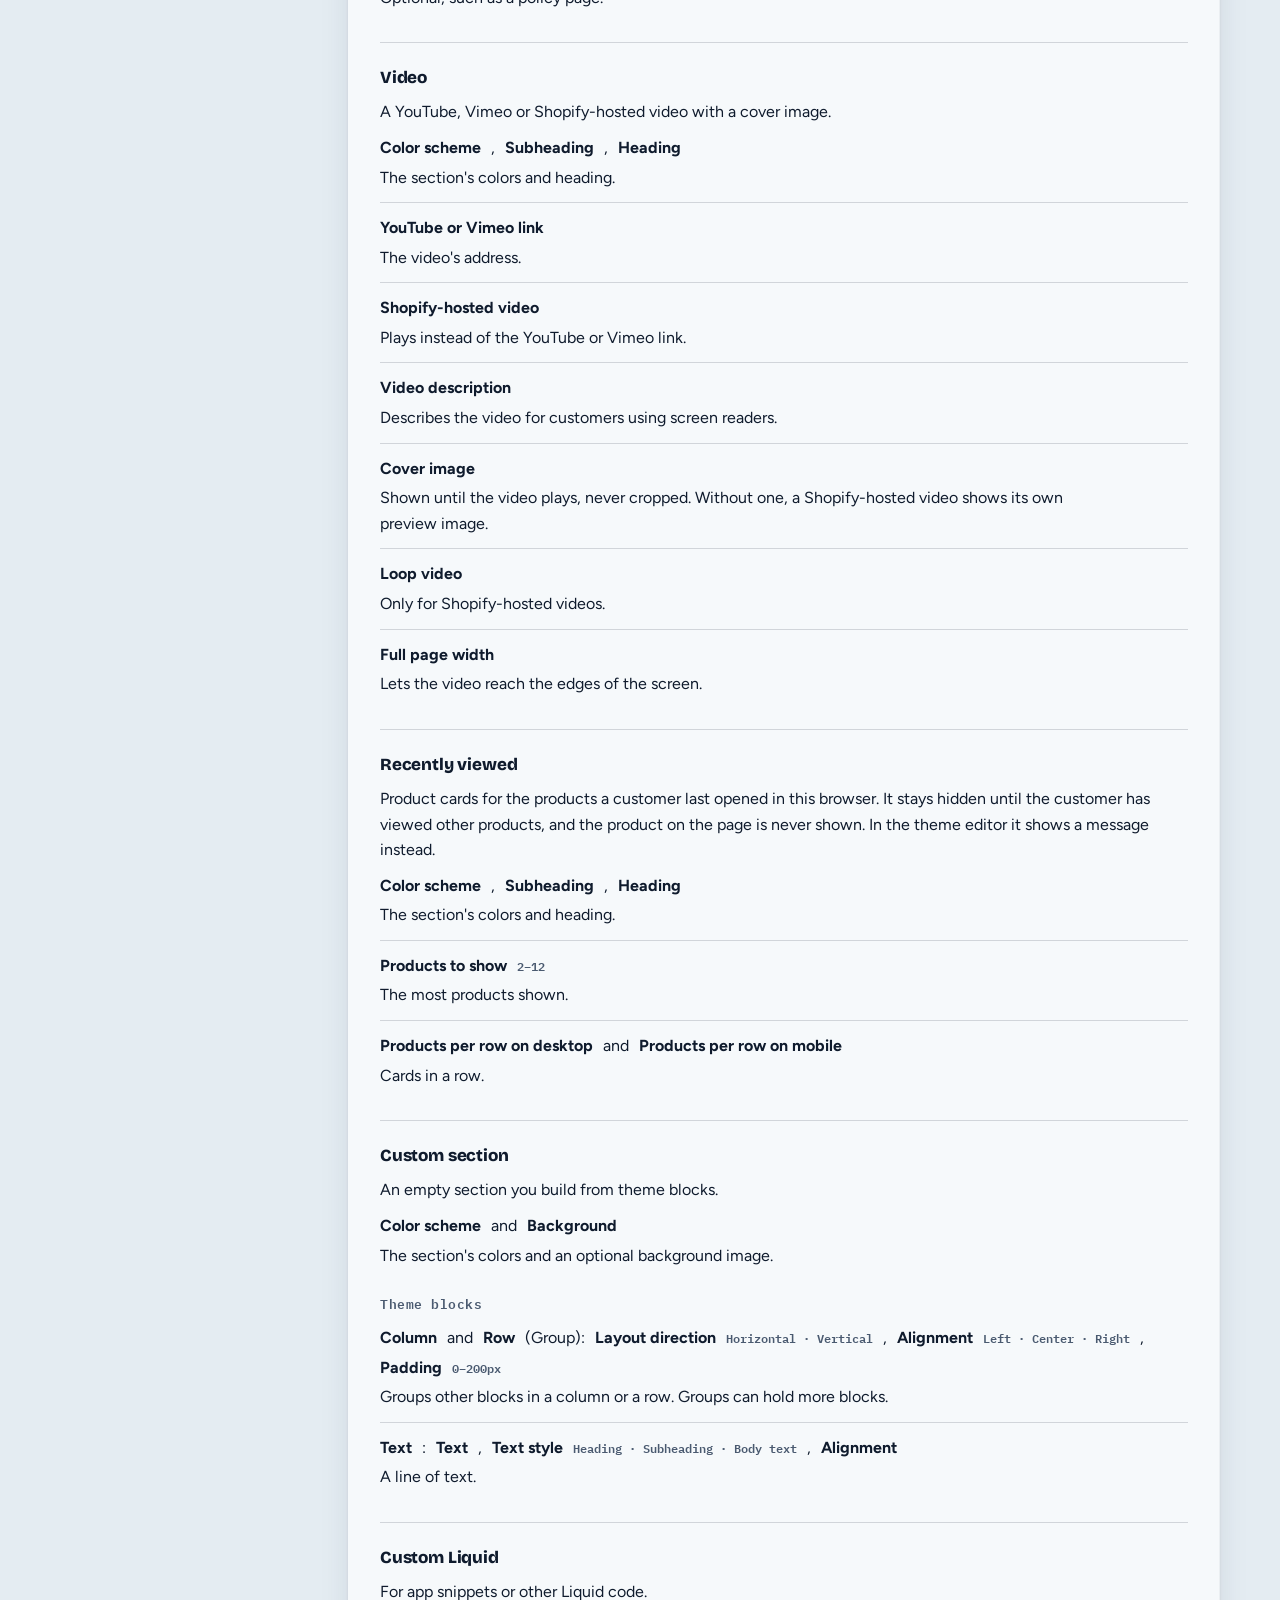
<file: sections.html>
<!doctype html>
<html lang="en">
  <head>
    <meta charset="utf-8">
    <meta name="viewport" content="width=device-width, initial-scale=1">
    <title>Sections | Morph theme docs</title>
    <meta name="description" content="Every Morph section and block, grouped by where it lives, with its settings in theme editor order.">
    <meta name="theme-color" content="#E4ECF2">
    <link rel="icon" href="assets/favicon.svg" type="image/svg+xml">
    <link rel="preconnect" href="https://fonts.googleapis.com">
    <link rel="preconnect" href="https://fonts.gstatic.com" crossorigin>
    <link rel="stylesheet" href="https://fonts.googleapis.com/css2?family=Bricolage+Grotesque:wght@800&amp;family=Figtree:wght@400;500;600;700&amp;family=IBM+Plex+Mono:wght@600&amp;display=swap">
    <link rel="stylesheet" href="assets/style.css">
    <script src="assets/site.js"></script>
  </head>
  <body>
    <a class="skip-link" href="#main">Skip to content</a>
    <header class="site-header">
      <div class="container site-header__inner">
        <a class="brand" href="index.html"><span class="brand__stamp" aria-hidden="true">M</span>Morph <span class="brand__docs">docs</span></a>
        <button class="nav-toggle" type="button" aria-expanded="false" aria-controls="site-nav"><span class="nav-toggle__icon" aria-hidden="true"></span>Menu</button>
        <nav class="site-nav" id="site-nav" aria-label="Main">
          <ul>
            <li><a href="index.html">Home</a></li>
            <li><a href="getting-started.html">Getting started</a></li>
            <li><a href="theme-settings.html">Theme settings</a></li>
            <li><a href="sections.html" aria-current="page">Sections</a></li>
            <li><a href="faq.html">FAQ</a></li>
            <li><a href="support.html">Support</a></li>
            <li><a href="support-policy.html">Support policy</a></li>
            <li><a href="changelog.html">Changelog</a></li>
          </ul>
        </nav>
      </div>
    </header>
    <main id="main" tabindex="-1">
      <div class="container">
        <div class="page-head">
          <span class="eyebrow">Reference</span>
          <div class="title-tag"><div class="title-tag__paper"><h1>Sections</h1></div></div>
          <p class="lead">Every section and block you can add or edit in the theme editor, grouped by where it lives. Settings are listed in the order the editor shows them. Settings that apply to the whole store are on the <a href="theme-settings.html">Theme settings</a> page.</p>
        </div>

        <div class="doc-layout">
          <nav class="toc" aria-labelledby="toc-heading">
            <div class="toc__shadow" aria-hidden="true"><div class="receipt-paper"></div></div>
            <div class="receipt">
              <h2 id="toc-heading">On this page</h2>
              <ol>
                <li><a href="#header-group">Header group</a>
                  <ol>
                    <li><a href="#announcement-bar">Announcement bar</a></li>
                    <li><a href="#header">Header</a></li>
                  </ol>
                </li>
                <li><a href="#footer-group">Footer group</a></li>
                <li><a href="#popups">Popups</a></li>
                <li><a href="#home-page">Home page sections</a>
                  <ol>
                    <li><a href="#slideshow">Slideshow</a></li>
                    <li><a href="#collection-list">Collection list</a></li>
                    <li><a href="#featured-collection">Featured collection</a></li>
                    <li><a href="#promo-tiles">Promo tiles</a></li>
                    <li><a href="#lookbook">Lookbook</a></li>
                    <li><a href="#image-with-text">Image with text</a></li>
                    <li><a href="#featured-product">Featured product</a></li>
                    <li><a href="#before-and-after">Before and after</a></li>
                    <li><a href="#blog-posts">Blog posts</a></li>
                    <li><a href="#newsletter">Newsletter</a></li>
                    <li><a href="#press-receipt">Press receipt</a></li>
                    <li><a href="#rich-text">Rich text</a></li>
                    <li><a href="#collapsible-content">Collapsible content</a></li>
                    <li><a href="#trust-badges">Trust badges</a></li>
                    <li><a href="#video">Video</a></li>
                    <li><a href="#recently-viewed">Recently viewed</a></li>
                    <li><a href="#custom-section">Custom section</a></li>
                    <li><a href="#custom-liquid">Custom Liquid</a></li>
                  </ol>
                </li>
                <li><a href="#product-page">Product page</a>
                  <ol>
                    <li><a href="#product">Product section</a></li>
                    <li><a href="#product-blocks">Product blocks</a></li>
                    <li><a href="#related-products">Related products</a></li>
                  </ol>
                </li>
                <li><a href="#collection-page">Collection page</a></li>
                <li><a href="#search-page">Search page</a></li>
                <li><a href="#cart">Cart drawer and cart page</a></li>
                <li><a href="#blog-page">Blog page</a></li>
                <li><a href="#article-page">Article page</a></li>
                <li><a href="#page-template">Page</a></li>
                <li><a href="#contact-page">Contact page</a></li>
                <li><a href="#faq-page">FAQ page</a></li>
                <li><a href="#collections-list-page">Collections list page</a></li>
                <li><a href="#not-found">404 page</a></li>
                <li><a href="#gift-card">Gift card page</a></li>
                <li><a href="#password-page">Password page</a></li>
              </ol>
            </div>
          </nav>

          <div class="doc-body">

            <!-- Header group -->
            <section class="doc-section" aria-labelledby="header-group">
              <div class="sheet bite">
                <h2 id="header-group">Header group</h2>
                <p class="where">Shown at the top of every page. In the editor it's the <strong>Header</strong> group at the top of the sidebar.</p>

                <div class="item">
                  <h3 id="announcement-bar">Announcement bar</h3>
                  <p>Short messages on a strip of tape above the header.</p>
                  <dl class="settings">
                    <div class="setting"><dt><strong>Color scheme</strong></dt><dd>The bar's colors. The demo uses the dark Scheme 6.</dd></div>
                    <div class="setting"><dt><strong>Use moving tape</strong> <span class="meta">Checkbox · on</span></dt><dd>Moves the messages along the tape. Messages that fit on one line stay still.</dd></div>
                    <div class="setting"><dt><strong>Speed</strong> <span class="meta">Slow · Normal · Fast</span></dt><dd>How fast the tape moves.</dd></div>
                  </dl>
                  <h4>Announcement block (up to 12)</h4>
                  <dl class="settings">
                    <div class="setting"><dt><strong>Text</strong></dt><dd>The message.</dd></div>
                    <div class="setting"><dt><strong>Link</strong></dt><dd>Makes the whole message a link. Links inside the text are then shown as plain text.</dd></div>
                    <div class="setting"><dt><strong>Open link in new window</strong></dt><dd>Opens the link in a new browser tab.</dd></div>
                  </dl>
                  <p>Only add messages that are true for your store. Replace the demo messages with your own.</p>
                </div>

                <div class="item">
                  <h3 id="header">Header</h3>
                  <p>Your logo or store name, the main menu, search, the account icon and the cart. The logo itself is set in <strong>Theme settings → Logo</strong>.</p>
                  <dl class="settings">
                    <div class="setting"><dt><strong>Color scheme</strong></dt><dd>The header's colors.</dd></div>
                    <div class="setting"><dt><strong>Enable sticky header</strong> <span class="meta">Checkbox · on</span></dt><dd>Keeps the header in view while customers scroll. After scrolling, only the logo row stays visible.</dd></div>
                    <div class="setting"><dt><strong>Menu</strong></dt><dd>The menu for the header and the mobile menu. Up to three levels show.</dd></div>
                    <div class="setting"><dt><strong>Menu style</strong> <span class="meta">Ticket strip · Mega menu</span></dt><dd><strong>Mega menu</strong> shows every link of a dropdown at once in a wide panel. The mobile menu always uses the ticket strip. See <a href="getting-started.html#menus">Menus</a>.</dd></div>
                    <div class="setting"><dt><strong>Customer account menu</strong></dt><dd>The links in the account menu that opens from the account icon.</dd></div>
                  </dl>
                  <h4>Menu promo block</h4>
                  <p>An image, heading and text at the end of one dropdown, and under that item in the mobile menu.</p>
                  <dl class="settings">
                    <div class="setting"><dt><strong>Menu item</strong></dt><dd>Type the exact title of a top-level menu item that has a dropdown. Capital letters and spaces at the ends don't matter. One promo per item: if two blocks name the same item, the first one shows.</dd></div>
                    <div class="setting"><dt><strong>Image</strong></dt><dd>Shown at its own ratio.</dd></div>
                    <div class="setting"><dt><strong>Heading</strong></dt><dd>The promo's heading. A promo without an image, heading or text is hidden.</dd></div>
                    <div class="setting"><dt><strong>Text</strong></dt><dd>A short line under the heading.</dd></div>
                    <div class="setting"><dt><strong>Link</strong></dt><dd>The heading links here, and the whole promo becomes clickable. Needs a heading.</dd></div>
                  </dl>
                </div>
              </div>
            </section>

            <!-- Footer group -->
            <section class="doc-section" aria-labelledby="footer-group">
              <div class="sheet bite">
                <h2 id="footer-group">Footer group</h2>
                <p class="where">Shown at the bottom of every page. The <strong>Footer</strong> section holds up to 5 blocks, shown as columns.</p>
                <div class="item">
                  <h3 id="footer">Footer</h3>
                  <dl class="settings">
                    <div class="setting"><dt><strong>Color scheme</strong></dt><dd>The footer's colors. The demo uses the dark Scheme 6.</dd></div>
                    <div class="setting"><dt><strong>Show Follow on Shop</strong> <span class="meta">Checkbox · on</span></dt><dd>Shows the button only when Shop Pay is turned on in <strong>Settings → Payments</strong> and the Shop sales channel is installed, and this setting is checked. See <a href="getting-started.html#follow-on-shop">Follow on Shop</a>.</dd></div>
                    <div class="setting"><dt><strong>Show payment icons</strong> <span class="meta">Checkbox · on</span></dt><dd>Shows the icons of the payment methods your store accepts.</dd></div>
                  </dl>
                  <p class="subhead">Country and language</p>
                  <dl class="settings">
                    <div class="setting"><dt><strong>Show country or region selector</strong> <span class="meta">Checkbox · on</span></dt><dd>Shown when your store sells to more than one country or region. Add them under Markets in your Shopify admin.</dd></div>
                    <div class="setting"><dt><strong>Show language selector</strong> <span class="meta">Checkbox · on</span></dt><dd>Shown when your store has more than one language. Add them under Languages in your Shopify admin.</dd></div>
                  </dl>
                  <h4>Menu block</h4>
                  <dl class="settings">
                    <div class="setting"><dt><strong>Heading</strong></dt><dd>Uses the menu title when empty.</dd></div>
                    <div class="setting"><dt><strong>Menu</strong></dt><dd>The menu to list. New Menu blocks start with your footer menu.</dd></div>
                  </dl>
                  <h4>Text block</h4>
                  <dl class="settings">
                    <div class="setting"><dt><strong>Heading</strong></dt><dd>The column heading.</dd></div>
                    <div class="setting"><dt><strong>Text</strong></dt><dd>A few words about your store.</dd></div>
                    <div class="setting"><dt><strong>Link label</strong></dt><dd>Uses the page title when empty. The link is hidden when no page is selected.</dd></div>
                    <div class="setting"><dt><strong>Link page</strong></dt><dd>The page the link opens, such as your contact page.</dd></div>
                  </dl>
                  <h4>Email signup block</h4>
                  <dl class="settings">
                    <div class="setting"><dt><strong>Heading</strong> and <strong>Text</strong></dt><dd>Shown above the email field. Signups are added to your customer list as subscribed to email marketing.</dd></div>
                  </dl>
                  <h4>Social media icons block</h4>
                  <dl class="settings">
                    <div class="setting"><dt><strong>Heading</strong></dt><dd>The column heading. The icons are the profiles linked in <strong>Theme settings → Social media</strong>. When no profile is linked, the whole column (the demo's <em>Follow along</em>) is hidden on the storefront.</dd></div>
                  </dl>
                  <h4>Image block</h4>
                  <dl class="settings">
                    <div class="setting"><dt><strong>Image</strong></dt><dd>A logo, badge or other image.</dd></div>
                    <div class="setting"><dt><strong>Image width</strong> <span class="meta">60–360px</span></dt><dd>How wide the image shows.</dd></div>
                  </dl>
                </div>
              </div>
            </section>

            <!-- Popups -->
            <section class="doc-section" aria-labelledby="popups">
              <div class="sheet bite">
                <h2 id="popups">Popups</h2>
                <p class="where">The <strong>Popups</strong> group at the bottom of the sidebar, shown on every page.</p>
                <div class="item">
                  <h3 id="promo-popup">Promo popup</h3>
                  <p>An email signup popup. Signups are added to your customer list as subscribed to email marketing. The popup opens once for each customer. In the theme editor, it shows while this section is selected. To stop showing it, hide or remove the section.</p>
                  <dl class="settings">
                    <div class="setting"><dt><strong>Image</strong></dt><dd>Shows at its own ratio. Landscape and square images fit best.</dd></div>
                    <div class="setting"><dt><strong>Heading</strong> and <strong>Text</strong></dt><dd>The popup's message.</dd></div>
                    <div class="setting"><dt><strong>Discount code</strong></dt><dd>Shown only after a successful signup. Create the code in Discounts first; the theme doesn't create or check it.</dd></div>
                    <div class="setting"><dt><strong>Delay before opening</strong> <span class="meta">0–30s</span></dt><dd>How long the popup waits after a page loads.</dd></div>
                    <div class="setting"><dt><strong>Color scheme</strong></dt><dd>The popup's colors.</dd></div>
                  </dl>
                </div>
              </div>
            </section>

            <!-- Home page -->
            <section class="doc-section" aria-labelledby="home-page">
              <div class="sheet bite">
                <h2 id="home-page">Home page sections</h2>
                <p class="where">Add these with <strong>Add section</strong>. Most of them also work on other pages, such as product, collection and page templates. Every section has a <strong>Color scheme</strong> setting, and most have a <strong>Subheading</strong> and <strong>Heading</strong>.</p>

                <div class="item">
                  <h3 id="slideshow">Slideshow</h3>
                  <p>Large slides with a label card that holds the text and buttons. Images are never cropped. Each image keeps its own ratio, and its height is capped so the label card shows in the first view: a tall image gets narrower instead of being cut.</p>
                  <dl class="settings">
                    <div class="setting"><dt><strong>Color scheme</strong></dt><dd>The section's colors.</dd></div>
                    <div class="setting"><dt><strong>Text layout</strong> <span class="meta">On image · Below image</span></dt><dd>Where the label card sits.</dd></div>
                    <div class="setting"><dt><strong>Full page width</strong> <span class="meta">Checkbox · on</span></dt><dd>Lets the slides reach the edges of the screen. A slide with a tall image gets narrower and is centered.</dd></div>
                    <div class="setting"><dt><strong>Change slides automatically</strong> <span class="meta">Checkbox · off</span></dt><dd>Slides stop changing once a customer uses a control, and never change for customers who prefer reduced motion.</dd></div>
                    <div class="setting"><dt><strong>Change slides every</strong> <span class="meta">3–10s</span></dt><dd>Time between slides.</dd></div>
                  </dl>
                  <h4>Slide block (up to 10)</h4>
                  <dl class="settings">
                    <div class="setting"><dt><strong>Image</strong></dt><dd>16:9 aspect ratio or wider recommended. The tallest slide sets the height.</dd></div>
                    <div class="setting"><dt><strong>Mobile image</strong></dt><dd>Shown on screens under 750px wide. The tallest slide sets the height, so keep its ratio close to your other images.</dd></div>
                    <div class="setting"><dt><strong>Video</strong></dt><dd>Plays muted in a loop instead of the image.</dd></div>
                    <div class="setting"><dt><strong>Subheading</strong>, <strong>Heading</strong> and <strong>Text</strong></dt><dd>The text on the label card.</dd></div>
                    <div class="setting"><dt><strong>Button label</strong> and <strong>Button link</strong></dt><dd>The main button, a ticket stub.</dd></div>
                    <div class="setting"><dt><strong>Second button label</strong> and <strong>Second button link</strong></dt><dd>An optional second button.</dd></div>
                    <div class="setting"><dt><strong>Text position</strong> <span class="meta">Left · Center · Right</span></dt><dd>Where the label card sits across the slide.</dd></div>
                    <div class="setting"><dt><strong>Vertical position</strong> <span class="meta">Top · Middle · Bottom</span></dt><dd>Only used when the text shows on the image.</dd></div>
                    <div class="setting"><dt><strong>Card color scheme</strong></dt><dd>The colors of the label card.</dd></div>
                  </dl>
                </div>

                <div class="item">
                  <h3 id="collection-list">Collection list</h3>
                  <p>Cards for the collections you pick.</p>
                  <dl class="settings">
                    <div class="setting"><dt><strong>Color scheme</strong>, <strong>Subheading</strong>, <strong>Heading</strong></dt><dd>The section's colors and heading.</dd></div>
                    <div class="setting"><dt><strong>Collections</strong></dt><dd>The collections to show.</dd></div>
                    <div class="setting"><dt><strong>Collections per row on desktop</strong> <span class="meta">2–6</span></dt><dd>Cards in a row on large screens.</dd></div>
                    <div class="setting"><dt><strong>Collections per row on mobile</strong> <span class="meta">1 · 2</span></dt><dd>Cards in a row on small screens.</dd></div>
                    <div class="setting"><dt><strong>Show product count</strong></dt><dd>Shows how many products each collection has.</dd></div>
                    <div class="setting"><dt><strong>Show view all link</strong></dt><dd>Adds a link to the page that lists all your collections.</dd></div>
                  </dl>
                </div>

                <div class="item">
                  <h3 id="featured-collection">Featured collection</h3>
                  <p>Product cards from one collection.</p>
                  <dl class="settings">
                    <div class="setting"><dt><strong>Color scheme</strong>, <strong>Subheading</strong>, <strong>Heading</strong></dt><dd>The section's colors and heading.</dd></div>
                    <div class="setting"><dt><strong>Collection</strong></dt><dd>The collection to show.</dd></div>
                    <div class="setting"><dt><strong>Products to show</strong> <span class="meta">2–16</span></dt><dd>How many products show.</dd></div>
                    <div class="setting"><dt><strong>Products per row on desktop</strong> <span class="meta">2–5</span> and <strong>Products per row on mobile</strong> <span class="meta">1 · 2</span></dt><dd>Cards in a row.</dd></div>
                    <div class="setting"><dt><strong>Show view all link</strong></dt><dd>Adds a link to the collection page.</dd></div>
                  </dl>
                </div>

                <div class="item">
                  <h3 id="promo-tiles">Promo tiles</h3>
                  <p>Image tiles with a ticket stub that link to a collection, product or page.</p>
                  <dl class="settings">
                    <div class="setting"><dt><strong>Color scheme</strong>, <strong>Subheading</strong>, <strong>Heading</strong></dt><dd>The section's colors and heading.</dd></div>
                    <div class="setting"><dt><strong>Image ratio</strong> <span class="meta">Adapt to image · Landscape 3:2 · Square · Portrait 4:5</span></dt><dd>Adapt to image shows every photo whole, so tiles in a row can differ in height.</dd></div>
                    <div class="setting"><dt><strong>Tiles per row on desktop</strong> <span class="meta">1–3</span></dt><dd>Tiles in a row on large screens.</dd></div>
                    <div class="setting"><dt><strong>Tile layout</strong> <span class="meta">Stub at the side · Stub at the bottom</span></dt><dd>Tiles always show the stub at the bottom on screens under 750px wide.</dd></div>
                  </dl>
                  <h4>Tile block (up to 6)</h4>
                  <dl class="settings">
                    <div class="setting"><dt><strong>Image</strong></dt><dd>Follows the section's image ratio. Fixed ratios crop around the focal point.</dd></div>
                    <div class="setting"><dt><strong>Subheading</strong>, <strong>Heading</strong>, <strong>Text</strong></dt><dd>The tile's text.</dd></div>
                    <div class="setting"><dt><strong>Button label</strong></dt><dd>Shown on the tile's stub. Without a label, the tile has no stub.</dd></div>
                    <div class="setting"><dt><strong>Link</strong></dt><dd>Where the tile leads.</dd></div>
                    <div class="setting"><dt><strong>Color scheme</strong></dt><dd>The tile's own colors.</dd></div>
                  </dl>
                </div>

                <div class="item">
                  <h3 id="lookbook">Lookbook</h3>
                  <p>A photo with numbered pins. Each pin hangs a small price tag for a product, and a Shop the look receipt beside the photo lists the same products.</p>
                  <dl class="settings">
                    <div class="setting"><dt><strong>Image</strong></dt><dd>Pins keep their place on the image at every size. The image is never cropped.</dd></div>
                    <div class="setting"><dt><strong>Color scheme</strong>, <strong>Subheading</strong>, <strong>Heading</strong></dt><dd>The section's colors and heading.</dd></div>
                    <div class="setting"><dt><strong>Image position</strong> <span class="meta">Left · Right</span></dt><dd>Which side the photo sits on.</dd></div>
                    <div class="setting"><dt><strong>Show receipt</strong></dt><dd>Lists the products in a Shop the look receipt. On screens under 750px wide it is the way to shop, so keep it on.</dd></div>
                    <div class="setting"><dt><strong>Show quick add</strong></dt><dd>Adds quick add to the receipt rows. Also follows the <strong>Show quick add</strong> setting in theme settings.</dd></div>
                  </dl>
                  <h4>Product tag block (up to 8)</h4>
                  <dl class="settings">
                    <div class="setting"><dt><strong>Product</strong></dt><dd>The product the pin points to.</dd></div>
                    <div class="setting"><dt><strong>Horizontal position</strong> and <strong>Vertical position</strong> <span class="meta">0–100%</span></dt><dd>Percent from the left or top edge of the image.</dd></div>
                    <div class="setting"><dt><strong>Tag side</strong> <span class="meta">Left · Right</span></dt><dd>Flips to the other side near the image edge.</dd></div>
                  </dl>
                </div>

                <div class="item">
                  <h3 id="image-with-text">Image with text</h3>
                  <p>An image beside a paper card with your text and buttons.</p>
                  <dl class="settings">
                    <div class="setting"><dt><strong>Image</strong></dt><dd>The image.</dd></div>
                    <div class="setting"><dt><strong>Color scheme</strong></dt><dd>The section's colors.</dd></div>
                    <div class="setting"><dt><strong>Image position</strong> <span class="meta">Left · Right</span></dt><dd>Which side the image sits on.</dd></div>
                    <div class="setting"><dt><strong>Image width</strong> <span class="meta">Small · Medium · Large</span></dt><dd>How much room the image takes.</dd></div>
                    <div class="setting"><dt><strong>Vertical alignment</strong> <span class="meta">Top · Middle · Bottom</span></dt><dd>Where the card sits next to the image.</dd></div>
                    <div class="setting"><dt><strong>Show tape</strong></dt><dd>Shows a strip of tape on the image.</dd></div>
                    <div class="setting"><dt><strong>Card label</strong></dt><dd>Shows on the card's top strip.</dd></div>
                  </dl>
                  <h4>Blocks</h4>
                  <dl class="settings">
                    <div class="setting"><dt><strong>Subheading</strong>, <strong>Heading</strong>, <strong>Text</strong></dt><dd>Text blocks, in any order.</dd></div>
                    <div class="setting"><dt><strong>Button</strong>: <strong>Button label</strong>, <strong>Button link</strong>, <strong>Button style</strong> <span class="meta">Ticket · Tag</span></dt><dd>A ticket stub button or a smaller tag button.</dd></div>
                  </dl>
                </div>

                <div class="item">
                  <h3 id="featured-product">Featured product</h3>
                  <p>One product with its media and buy buttons, on any page.</p>
                  <dl class="settings">
                    <div class="setting"><dt><strong>Product</strong></dt><dd>The product to show.</dd></div>
                    <div class="setting"><dt><strong>Color scheme</strong> and <strong>Subheading</strong></dt><dd>The section's colors and a small line above the title.</dd></div>
                    <div class="setting"><dt><strong>Show image zoom</strong></dt><dd>Lets customers open the images larger.</dd></div>
                    <div class="setting"><dt><strong>Loop videos</strong></dt><dd>Plays product videos in a loop.</dd></div>
                    <div class="setting"><dt><strong>Show full details link</strong></dt><dd>Adds a link to the product page.</dd></div>
                  </dl>
                  <p>Its blocks are the same as the <a href="#product-blocks">product blocks</a>, without Complementary products.</p>
                </div>

                <div class="item">
                  <h3 id="before-and-after">Before and after</h3>
                  <p>Two images on top of each other with a divider customers drag to compare them. Use two images with the same ratio, taken from the same spot, so the details line up.</p>
                  <dl class="settings">
                    <div class="setting"><dt><strong>Before image</strong> and <strong>After image</strong></dt><dd>The two images.</dd></div>
                    <div class="setting"><dt><strong>Before label</strong> and <strong>After label</strong></dt><dd>Shown as a sticker on the image. Leave empty to hide it.</dd></div>
                    <div class="setting"><dt><strong>Color scheme</strong>, <strong>Subheading</strong>, <strong>Heading</strong></dt><dd>The section's colors and heading.</dd></div>
                    <div class="setting"><dt><strong>Image ratio</strong> <span class="meta">Adapt to image · Landscape 3:2 · Square · Portrait 4:5</span></dt><dd>With Adapt to image, the frame takes the before image's ratio and the after image fills it around its focal point.</dd></div>
                    <div class="setting"><dt><strong>Frame width</strong> <span class="meta">Narrow · Medium · Wide</span></dt><dd>How wide the frame is.</dd></div>
                    <div class="setting"><dt><strong>Divider start position</strong> <span class="meta">10–90%</span></dt><dd>Where the divider sits when the page opens.</dd></div>
                  </dl>
                </div>

                <div class="item">
                  <h3 id="blog-posts">Blog posts</h3>
                  <p>Article cards from one blog. The image frame of every card takes the ratio of the first article's image, and other images are shown whole on a tinted panel. Cards look best when all featured images share one ratio, such as 3:2.</p>
                  <dl class="settings">
                    <div class="setting"><dt><strong>Color scheme</strong>, <strong>Subheading</strong>, <strong>Heading</strong></dt><dd>The section's colors and heading.</dd></div>
                    <div class="setting"><dt><strong>Blog</strong></dt><dd>The blog to show.</dd></div>
                    <div class="setting"><dt><strong>Posts to show</strong> <span class="meta">2–6</span> and <strong>Posts per row on desktop</strong> <span class="meta">2–4</span></dt><dd>How many cards show, and how many in a row.</dd></div>
                    <div class="setting"><dt><strong>Show author</strong> and <strong>Show date</strong></dt><dd>Show the author and publish date on each card.</dd></div>
                    <div class="setting"><dt><strong>Show view all link</strong></dt><dd>Adds a link to the blog.</dd></div>
                  </dl>
                </div>

                <div class="item">
                  <h3 id="newsletter">Newsletter</h3>
                  <p>An email signup on a receipt. Signups are added to your customer list as subscribed to email marketing.</p>
                  <dl class="settings">
                    <div class="setting"><dt><strong>Color scheme</strong></dt><dd>The section's colors.</dd></div>
                    <div class="setting"><dt><strong>Receipt width</strong> <span class="meta">Narrow · Wide</span></dt><dd>How wide the receipt is.</dd></div>
                  </dl>
                  <h4>Blocks</h4>
                  <dl class="settings">
                    <div class="setting"><dt><strong>Subheading</strong>, <strong>Heading</strong>, <strong>Text</strong></dt><dd>Text blocks.</dd></div>
                    <div class="setting"><dt><strong>Email form</strong></dt><dd>The email field and button. One per section.</dd></div>
                  </dl>
                </div>

                <div class="item">
                  <h3 id="press-receipt">Press receipt</h3>
                  <p>Quotes from articles about your store, printed on a receipt. Add it with <strong>Press quotes</strong>.</p>
                  <dl class="settings">
                    <div class="setting"><dt><strong>Color scheme</strong>, <strong>Subheading</strong>, <strong>Heading</strong></dt><dd>The section's colors and heading.</dd></div>
                    <div class="setting"><dt><strong>Receipt width</strong> <span class="meta">Narrow · Wide</span></dt><dd>With 4 or more quotes, the receipt gets wider on screens 990px and wider and prints in two columns.</dd></div>
                  </dl>
                  <h4>Quote block (up to 8)</h4>
                  <dl class="settings">
                    <div class="setting"><dt><strong>Publication</strong></dt><dd>The name of the publication.</dd></div>
                    <div class="setting"><dt><strong>Logo</strong></dt><dd>Shown instead of the publication name, at its own ratio. A transparent .png or .svg works best.</dd></div>
                    <div class="setting"><dt><strong>Quote</strong></dt><dd>40 words max. Only quote real articles.</dd></div>
                    <div class="setting"><dt><strong>Date</strong></dt><dd>When the article was published.</dd></div>
                    <div class="setting"><dt><strong>Link label</strong> and <strong>Link</strong></dt><dd>Uses Read article when empty. The link is hidden when no link is added.</dd></div>
                  </dl>
                </div>

                <div class="item">
                  <h3 id="rich-text">Rich text</h3>
                  <p>Headings, text and buttons, optionally on a paper card.</p>
                  <dl class="settings">
                    <div class="setting"><dt><strong>Color scheme</strong></dt><dd>The section's colors.</dd></div>
                    <div class="setting"><dt><strong>Alignment</strong> <span class="meta">Left · Center</span></dt><dd>Text alignment.</dd></div>
                    <div class="setting"><dt><strong>Show paper card</strong></dt><dd>Puts the content on a paper card.</dd></div>
                    <div class="setting"><dt><strong>Card label</strong></dt><dd>Shows on the card's top strip.</dd></div>
                    <div class="setting"><dt><strong>Content width</strong> <span class="meta">Narrow · Medium · Wide</span></dt><dd>How wide the text runs.</dd></div>
                  </dl>
                  <h4>Blocks</h4>
                  <dl class="settings">
                    <div class="setting"><dt><strong>Subheading</strong> and <strong>Text</strong></dt><dd>Text blocks.</dd></div>
                    <div class="setting"><dt><strong>Heading</strong>: <strong>Heading size</strong> <span class="meta">Medium · Large · Extra large</span></dt><dd>A heading in one of three sizes.</dd></div>
                    <div class="setting"><dt><strong>Button</strong>: <strong>Button label</strong>, <strong>Button link</strong>, <strong>Button style</strong> <span class="meta">Ticket · Tag</span></dt><dd>A button.</dd></div>
                    <div class="setting"><dt><strong>Sticker</strong>: <strong>Text</strong></dt><dd>A small sticker, 12 characters max. One per section.</dd></div>
                  </dl>
                </div>

                <div class="item">
                  <h3 id="collapsible-content">Collapsible content</h3>
                  <p>Questions or topics that open and close, such as an FAQ.</p>
                  <dl class="settings">
                    <div class="setting"><dt><strong>Color scheme</strong>, <strong>Subheading</strong>, <strong>Heading</strong>, <strong>Text</strong></dt><dd>The section's colors and intro.</dd></div>
                    <div class="setting"><dt><strong>Content width</strong> <span class="meta">Narrow · Medium · Wide</span></dt><dd>How wide the rows run.</dd></div>
                    <div class="setting"><dt><strong>Open first row</strong></dt><dd>Opens the first row when the page loads.</dd></div>
                  </dl>
                  <h4>Row block (up to 24)</h4>
                  <dl class="settings">
                    <div class="setting"><dt><strong>Heading</strong></dt><dd>The question or topic.</dd></div>
                    <div class="setting"><dt><strong>Content</strong></dt><dd>The answer. A row without a heading or content is hidden.</dd></div>
                    <div class="setting"><dt><strong>Page</strong></dt><dd>Replaces the content when a page is selected.</dd></div>
                  </dl>
                </div>

                <div class="item">
                  <h3 id="trust-badges">Trust badges</h3>
                  <p>A row of short promises with an icon, such as secure checkout or your return policy. Only add claims that are true for your store.</p>
                  <dl class="settings">
                    <div class="setting"><dt><strong>Color scheme</strong>, <strong>Subheading</strong>, <strong>Heading</strong></dt><dd>The section's colors and heading.</dd></div>
                  </dl>
                  <h4>Trust badge block (up to 4)</h4>
                  <dl class="settings">
                    <div class="setting"><dt><strong>Icon</strong> <span class="meta">Lock · Box · Return arrow · Chat bubble</span></dt><dd>The badge's icon.</dd></div>
                    <div class="setting"><dt><strong>Text</strong></dt><dd>Hidden when empty. A new badge block starts with the text <em>Secure checkout</em>: change it to what this badge should say.</dd></div>
                    <div class="setting"><dt><strong>Link</strong></dt><dd>Optional, such as a policy page.</dd></div>
                  </dl>
                </div>

                <div class="item">
                  <h3 id="video">Video</h3>
                  <p>A YouTube, Vimeo or Shopify-hosted video with a cover image.</p>
                  <dl class="settings">
                    <div class="setting"><dt><strong>Color scheme</strong>, <strong>Subheading</strong>, <strong>Heading</strong></dt><dd>The section's colors and heading.</dd></div>
                    <div class="setting"><dt><strong>YouTube or Vimeo link</strong></dt><dd>The video's address.</dd></div>
                    <div class="setting"><dt><strong>Shopify-hosted video</strong></dt><dd>Plays instead of the YouTube or Vimeo link.</dd></div>
                    <div class="setting"><dt><strong>Video description</strong></dt><dd>Describes the video for customers using screen readers.</dd></div>
                    <div class="setting"><dt><strong>Cover image</strong></dt><dd>Shown until the video plays, never cropped. Without one, a Shopify-hosted video shows its own preview image.</dd></div>
                    <div class="setting"><dt><strong>Loop video</strong></dt><dd>Only for Shopify-hosted videos.</dd></div>
                    <div class="setting"><dt><strong>Full page width</strong></dt><dd>Lets the video reach the edges of the screen.</dd></div>
                  </dl>
                </div>

                <div class="item">
                  <h3 id="recently-viewed">Recently viewed</h3>
                  <p>Product cards for the products a customer last opened in this browser. It stays hidden until the customer has viewed other products, and the product on the page is never shown. In the theme editor it shows a message instead.</p>
                  <dl class="settings">
                    <div class="setting"><dt><strong>Color scheme</strong>, <strong>Subheading</strong>, <strong>Heading</strong></dt><dd>The section's colors and heading.</dd></div>
                    <div class="setting"><dt><strong>Products to show</strong> <span class="meta">2–12</span></dt><dd>The most products shown.</dd></div>
                    <div class="setting"><dt><strong>Products per row on desktop</strong> and <strong>Products per row on mobile</strong></dt><dd>Cards in a row.</dd></div>
                  </dl>
                </div>

                <div class="item">
                  <h3 id="custom-section">Custom section</h3>
                  <p>An empty section you build from theme blocks.</p>
                  <dl class="settings">
                    <div class="setting"><dt><strong>Color scheme</strong> and <strong>Background</strong></dt><dd>The section's colors and an optional background image.</dd></div>
                  </dl>
                  <h4>Theme blocks</h4>
                  <dl class="settings">
                    <div class="setting"><dt><strong>Column</strong> and <strong>Row</strong> (Group): <strong>Layout direction</strong> <span class="meta">Horizontal · Vertical</span>, <strong>Alignment</strong> <span class="meta">Left · Center · Right</span>, <strong>Padding</strong> <span class="meta">0–200px</span></dt><dd>Groups other blocks in a column or a row. Groups can hold more blocks.</dd></div>
                    <div class="setting"><dt><strong>Text</strong>: <strong>Text</strong>, <strong>Text style</strong> <span class="meta">Heading · Subheading · Body text</span>, <strong>Alignment</strong></dt><dd>A line of text.</dd></div>
                  </dl>
                </div>

                <div class="item">
                  <h3 id="custom-liquid">Custom Liquid</h3>
                  <p>For app snippets or other Liquid code.</p>
                  <dl class="settings">
                    <div class="setting"><dt><strong>Custom Liquid</strong></dt><dd>Add app snippets or other Liquid code. We can't support code you add here.</dd></div>
                    <div class="setting"><dt><strong>Color scheme</strong>, <strong>Top padding</strong>, <strong>Bottom padding</strong></dt><dd>The section's colors and spacing.</dd></div>
                  </dl>
                </div>
              </div>
            </section>

            <!-- Product page -->
            <section class="doc-section" aria-labelledby="product-page">
              <div class="sheet bite">
                <h2 id="product-page">Product page</h2>
                <p class="where">The product template holds the <strong>Product</strong> section, <strong>Related products</strong> and <strong>Recently viewed</strong>. The demo also has an alternate product template, <em>textile</em>, with a <strong>Size chart</strong> block.</p>

                <div class="item">
                  <h3 id="product">Product section</h3>
                  <p>The product's media gallery beside a label-style info column built from blocks.</p>
                  <dl class="settings">
                    <div class="setting"><dt><strong>Color scheme</strong></dt><dd>The section's colors.</dd></div>
                    <div class="setting"><dt><strong>Show breadcrumbs</strong> <span class="meta">Checkbox · on</span></dt><dd>Shows only when there is a level between Home and the current page, such as a product opened from a collection. A product opened from search or a direct link shows no breadcrumbs.</dd></div>
                    <div class="setting"><dt><strong>Show image zoom</strong></dt><dd>Lets customers open the images larger.</dd></div>
                    <div class="setting"><dt><strong>Loop videos</strong></dt><dd>Plays product videos in a loop.</dd></div>
                    <div class="setting"><dt><strong>Show sticky add to cart</strong> <span class="meta">Checkbox · on</span></dt><dd>Shows a bar with the add to cart button at the bottom of the screen once the buy buttons scroll out of view. Needs a buy buttons block.</dd></div>
                  </dl>
                </div>

                <div class="item">
                  <h3 id="product-blocks">Product blocks</h3>
                  <p>Add, remove and reorder these in the Product section. <strong>Featured product</strong> uses the same blocks, without Complementary products.</p>
                  <h4>Title, Vendor, SKU, Description, Share</h4>
                  <p>No settings. Each shows its part of the product once.</p>
                  <h4>Price</h4>
                  <dl class="settings">
                    <div class="setting"><dt><strong>Show taxes note</strong></dt><dd>Adds the line about taxes, as set in your store.</dd></div>
                  </dl>
                  <h4>Inventory</h4>
                  <dl class="settings">
                    <div class="setting"><dt><strong>Show low stock below</strong> <span class="meta">2–50</span></dt><dd>Shown for variants that track stock and stop selling at zero.</dd></div>
                  </dl>
                  <h4>Text</h4>
                  <dl class="settings">
                    <div class="setting"><dt><strong>Text</strong></dt><dd>Extra text. Can be connected to a product metafield.</dd></div>
                  </dl>
                  <h4>Variant picker</h4>
                  <dl class="settings">
                    <div class="setting"><dt><strong>Picker style</strong> <span class="meta">Buttons · Dropdown</span></dt><dd>How options show.</dd></div>
                    <div class="setting"><dt><strong>Show swatches</strong></dt><dd>Uses the swatches set on product options. Options with swatches show as swatches, even with the dropdown style. See <a href="getting-started.html#variant-images">Variant images and swatches</a>.</dd></div>
                  </dl>
                  <h4 id="buy-buttons-block">Buy buttons</h4>
                  <dl class="settings">
                    <div class="setting"><dt><strong>Show quantity selector</strong></dt><dd>Shows the quantity field.</dd></div>
                    <div class="setting"><dt><strong>Show dynamic checkout buttons</strong></dt><dd>Shows the accelerated checkout buttons your store offers.</dd></div>
                    <div class="setting"><dt><strong>Show installments</strong></dt><dd>Shows Shop Pay Installments when your store offers them.</dd></div>
                    <div class="setting"><dt><strong>Show gift card recipient form</strong></dt><dd>Lets customers send a gift card product to someone else by email.</dd></div>
                    <div class="setting"><dt><strong>Show pickup availability</strong></dt><dd>Shows when a location with local pickup has the selected variant in stock. See <a href="getting-started.html#pickup">Local pickup</a>.</dd></div>
                    <div class="setting"><dt><strong>Show back in stock form</strong></dt><dd>Shows a <strong>Notify me</strong> button on sold out variants. Requests arrive as contact form emails with the product and variant. Customers aren't alerted automatically, so reply to them yourself when the product is back. The form isn't shown in quick view.</dd></div>
                  </dl>
                  <h4 id="product-label-block">Product label</h4>
                  <p>Product details printed like a label, with tabs.</p>
                  <dl class="settings">
                    <div class="setting"><dt><strong>Show details tab</strong></dt><dd>Shows the vendor, type, SKU, weight and barcode the product has.</dd></div>
                    <div class="setting"><dt><strong>Custom tab 1</strong> to <strong>Custom tab 4</strong>: <strong>Heading</strong>, <strong>Content</strong>, <strong>Page</strong></dt><dd>Each tab has a heading and content. A tab without a heading or content is hidden. A selected page replaces the content.</dd></div>
                  </dl>
                  <p>To show different content on each product, such as care, ingredients or shipping details, connect the tab's <strong>Content</strong> to a product metafield: click the dynamic source icon next to <strong>Content</strong> and pick the metafield.</p>
                  <h4 id="size-chart-block">Size chart</h4>
                  <p>Shows a <strong>Size chart</strong> button beside one option of the variant picker, which opens the chart.</p>
                  <dl class="settings">
                    <div class="setting"><dt><strong>Option name</strong></dt><dd>Must match the name of an option on the product, such as Size. Capital letters don't matter.</dd></div>
                    <div class="setting"><dt><strong>Content</strong></dt><dd>The chart. Connect a product metafield with dynamic sources to show a different size chart on each product.</dd></div>
                    <div class="setting"><dt><strong>Page</strong></dt><dd>A picked page wins over the content.</dd></div>
                  </dl>
                  <p>The button is hidden when the product has no option with that name, when there is no content, and on products with only one variant.</p>
                  <h4>Collapsible row</h4>
                  <dl class="settings">
                    <div class="setting"><dt><strong>Heading</strong></dt><dd>The row's title.</dd></div>
                    <div class="setting"><dt><strong>Content</strong></dt><dd>Connect a product metafield with dynamic sources to show different content on each product. A row without a heading or content is hidden.</dd></div>
                    <div class="setting"><dt><strong>Page</strong></dt><dd>Replaces the content when a page is selected.</dd></div>
                    <div class="setting"><dt><strong>Open by default</strong></dt><dd>Opens the row when the page loads.</dd></div>
                  </dl>
                  <h4 id="trust-badges-block">Trust badges</h4>
                  <p>Up to 4 rows under a torn receipt edge. A row without text is hidden. Only add claims that are true for your store.</p>
                  <dl class="settings">
                    <div class="setting"><dt><strong>Row 1</strong> to <strong>Row 4</strong>: <strong>Icon</strong>, <strong>Text</strong>, <strong>Link</strong></dt><dd>Each row's icon, text and an optional link, such as a policy page. Row 1 starts with <em>Secure checkout</em>.</dd></div>
                  </dl>
                  <h4 id="complementary-products-block">Complementary products</h4>
                  <dl class="settings">
                    <div class="setting"><dt><strong>Heading</strong></dt><dd>Starts as <em>Goes with</em>.</dd></div>
                    <div class="setting"><dt><strong>Products to show</strong> <span class="meta">1–10</span></dt><dd>The most products shown.</dd></div>
                  </dl>
                  <p>Shows only when complementary products are set for that product in the Search &amp; Discovery app; otherwise the block stays hidden. See <a href="getting-started.html#complementary">Complementary products</a>.</p>
                  <h4>Custom Liquid and apps</h4>
                  <p><strong>Custom Liquid</strong> adds app snippets or other Liquid code. App blocks from your apps can be added here too.</p>
                </div>

                <div class="item">
                  <h3 id="related-products">Related products</h3>
                  <p>Product cards with Shopify's automatic recommendations for the product. Only on product pages.</p>
                  <dl class="settings">
                    <div class="setting"><dt><strong>Color scheme</strong>, <strong>Subheading</strong>, <strong>Heading</strong></dt><dd>The section's colors and heading.</dd></div>
                    <div class="setting"><dt><strong>Products to show</strong> <span class="meta">2–10</span></dt><dd>The most products shown.</dd></div>
                    <div class="setting"><dt><strong>Products per row on desktop</strong> and <strong>Products per row on mobile</strong></dt><dd>Cards in a row.</dd></div>
                  </dl>
                  <p>The product template also holds <a href="#recently-viewed">Recently viewed</a>.</p>
                </div>
              </div>
            </section>

            <!-- Collection -->
            <section class="doc-section" aria-labelledby="collection-page">
              <div class="sheet bite">
                <h2 id="collection-page">Collection page</h2>
                <div class="item">
                  <h3 id="collection">Collection</h3>
                  <p>A banner with the collection's title, description and image, category tags on a string, then filters, sorting and the product grid.</p>
                  <dl class="settings">
                    <div class="setting"><dt><strong>Color scheme</strong></dt><dd>The page's colors.</dd></div>
                    <div class="setting"><dt><strong>Tint collections automatically</strong></dt><dd>Gives each collection one of the three color schemes below. Add a collection tint block to choose the tint for a collection.</dd></div>
                    <div class="setting"><dt><strong>First tint color scheme</strong>, <strong>Second tint color scheme</strong>, <strong>Third tint color scheme</strong></dt><dd>The schemes used for automatic tints.</dd></div>
                    <div class="setting"><dt><strong>Banner size</strong> <span class="meta">Small · Medium · Large</span></dt><dd>The size of the banner.</dd></div>
                    <div class="setting"><dt><strong>Show collection image</strong> and <strong>Show collection description</strong></dt><dd>Show them in the banner.</dd></div>
                    <div class="setting"><dt><strong>Category menu</strong></dt><dd>Shows the menu's links as tags. Use a different menu than the header menu.</dd></div>
                    <div class="setting"><dt><strong>Category collections</strong></dt><dd>Shown as tags after the category menu's links. Leave both empty to show up to 12 collections.</dd></div>
                    <div class="setting"><dt><strong>Show product count</strong></dt><dd>Shows the number of products.</dd></div>
                    <div class="setting"><dt><strong>Show filters</strong></dt><dd>Set up the filters in the Shopify Search and Discovery app. See <a href="getting-started.html#filters">Filters</a>.</dd></div>
                    <div class="setting"><dt><strong>Show sorting</strong></dt><dd>Lets customers sort the products.</dd></div>
                    <div class="setting"><dt><strong>Products per page</strong> <span class="meta">8–48</span></dt><dd>Products before the next page.</dd></div>
                    <div class="setting"><dt><strong>Products per row on desktop</strong> and <strong>Products per row on mobile</strong></dt><dd>Cards in a row.</dd></div>
                  </dl>
                  <h4>Collection tint block</h4>
                  <dl class="settings">
                    <div class="setting"><dt><strong>Collection</strong></dt><dd>Open this collection in the preview to see its tint.</dd></div>
                    <div class="setting"><dt><strong>Tint color scheme</strong></dt><dd>Its background tints the page. Light color schemes keep text readable, and a tint that makes text hard to read is weakened.</dd></div>
                  </dl>
                </div>
              </div>
            </section>

            <!-- Search -->
            <section class="doc-section" aria-labelledby="search-page">
              <div class="sheet bite">
                <h2 id="search-page">Search page</h2>
                <div class="item">
                  <h3 id="search">Search</h3>
                  <dl class="settings">
                    <div class="setting"><dt><strong>Color scheme</strong></dt><dd>The page's colors.</dd></div>
                    <div class="setting"><dt><strong>Suggested searches</strong></dt><dd>Shows the menu's links as tags when the search field is empty. Link each tag to a search page address, such as /search?q=gift.</dd></div>
                    <div class="setting"><dt><strong>Show filters</strong> and <strong>Show sorting</strong></dt><dd>Filters come from the Search &amp; Discovery app.</dd></div>
                    <div class="setting"><dt><strong>Results per page</strong> <span class="meta">8–48</span></dt><dd>Results before the next page.</dd></div>
                    <div class="setting"><dt><strong>Products per row on desktop</strong> and <strong>Products per row on mobile</strong></dt><dd>Cards in a row.</dd></div>
                  </dl>
                </div>
              </div>
            </section>

            <!-- Cart -->
            <section class="doc-section" aria-labelledby="cart">
              <div class="sheet bite">
                <h2 id="cart">Cart drawer and cart page</h2>
                <p class="where">Choose between them in <strong>Theme settings → Cart → Cart type</strong>. Gift wrap and the cart note are set there too.</p>
                <div class="item">
                  <h3 id="cart-drawer">Cart drawer</h3>
                  <p>The cart as a receipt printed from a small printer at the top of the screen.</p>
                  <dl class="settings">
                    <div class="setting"><dt><strong>Color scheme</strong></dt><dd>The drawer's colors.</dd></div>
                    <div class="setting"><dt><strong>Show trust badges</strong></dt><dd>Add a trust badge block for each row, up to 4. The row sits under the totals, above the checkout button.</dd></div>
                  </dl>
                  <h4>Trust badge block (up to 4)</h4>
                  <dl class="settings">
                    <div class="setting"><dt><strong>Icon</strong>, <strong>Text</strong>, <strong>Link</strong></dt><dd>As in the <a href="#trust-badges">Trust badges</a> section. New blocks start as <em>Secure checkout</em>, so change the text.</dd></div>
                  </dl>
                  <p>A new install starts with one badge in the drawer. On a store that already has saved drawer settings, that starting badge may be missing: add it by hand with <strong>Add block → Trust badge</strong>.</p>
                </div>
                <div class="item">
                  <h3 id="cart-page">Cart</h3>
                  <p>The cart page, as a receipt.</p>
                  <dl class="settings">
                    <div class="setting"><dt><strong>Color scheme</strong></dt><dd>The page's colors.</dd></div>
                    <div class="setting"><dt><strong>Show dynamic checkout buttons</strong></dt><dd>Shows the accelerated checkout buttons your store offers on the cart page.</dd></div>
                    <div class="setting"><dt><strong>Show trust badges</strong></dt><dd>Add a trust badge block for each row, up to 4.</dd></div>
                  </dl>
                  <h4>Trust badge block (up to 4)</h4>
                  <p><strong>Icon</strong>, <strong>Text</strong> and <strong>Link</strong>, as above. Only add claims that are true for your store.</p>
                </div>
              </div>
            </section>

            <!-- Blog -->
            <section class="doc-section" aria-labelledby="blog-page">
              <div class="sheet bite">
                <h2 id="blog-page">Blog page</h2>
                <div class="item">
                  <h3 id="blog">Blog</h3>
                  <p>The blog's articles as cards. The image frame of every card takes the ratio of the first article's image, so cards look best when all featured images share one ratio, such as 3:2.</p>
                  <dl class="settings">
                    <div class="setting"><dt><strong>Color scheme</strong></dt><dd>The page's colors.</dd></div>
                    <div class="setting"><dt><strong>Show breadcrumbs</strong></dt><dd>Shows only when there is a level between Home and the current page, such as a blog filtered by a tag.</dd></div>
                    <div class="setting"><dt><strong>Articles per page</strong> <span class="meta">3–24</span> and <strong>Articles per row on desktop</strong> <span class="meta">2–4</span></dt><dd>Cards per page and in a row.</dd></div>
                    <div class="setting"><dt><strong>Show tag filter</strong></dt><dd>Shows the blog's article tags, so customers can filter the articles.</dd></div>
                    <div class="setting"><dt><strong>Show author</strong> and <strong>Show date</strong></dt><dd>Show them on each card.</dd></div>
                  </dl>
                </div>
              </div>
            </section>

            <!-- Article -->
            <section class="doc-section" aria-labelledby="article-page">
              <div class="sheet bite">
                <h2 id="article-page">Article page</h2>
                <div class="item">
                  <h3 id="article">Article</h3>
                  <p>The full article, its tags and, when the blog allows them, comments.</p>
                  <dl class="settings">
                    <div class="setting"><dt><strong>Color scheme</strong></dt><dd>The page's colors.</dd></div>
                    <div class="setting"><dt><strong>Show breadcrumbs</strong></dt><dd>Shows Home, the blog and the article.</dd></div>
                    <div class="setting"><dt><strong>Show featured image</strong>, <strong>Show author</strong>, <strong>Show date</strong>, <strong>Show tags</strong></dt><dd>Show these parts of the article.</dd></div>
                    <div class="setting"><dt><strong>Comments per page</strong> <span class="meta">5–50</span></dt><dd>Comments before the next page.</dd></div>
                  </dl>
                </div>
              </div>
            </section>

            <!-- Page -->
            <section class="doc-section" aria-labelledby="page-template">
              <div class="sheet bite">
                <h2 id="page-template">Page</h2>
                <div class="item">
                  <h3 id="page-section">Page</h3>
                  <p>The page's title and content.</p>
                  <dl class="settings">
                    <div class="setting"><dt><strong>Color scheme</strong></dt><dd>The page's colors.</dd></div>
                    <div class="setting"><dt><strong>Show page content</strong></dt><dd>Turn off when a contact form section on the page shows the content.</dd></div>
                  </dl>
                </div>
              </div>
            </section>

            <!-- Contact -->
            <section class="doc-section" aria-labelledby="contact-page">
              <div class="sheet bite">
                <h2 id="contact-page">Contact page</h2>
                <p class="where">The <em>contact</em> page template holds the <strong>Page</strong> section, with its content turned off, and the <strong>Contact form</strong> section. In your Shopify admin, open the page under <strong>Online Store → Pages</strong> and pick the <em>contact</em> template.</p>
                <div class="item">
                  <h3 id="contact-form">Contact form</h3>
                  <p>A form with name, email and message fields. Messages arrive at your store's email address. You can add more fields with blocks; they appear between the email and the message.</p>
                  <dl class="settings">
                    <div class="setting"><dt><strong>Color scheme</strong></dt><dd>The section's colors.</dd></div>
                    <div class="setting"><dt><strong>Layout</strong> <span class="meta">Text beside form · Text above form</span></dt><dd>Where the intro text sits.</dd></div>
                    <div class="setting"><dt><strong>Heading</strong></dt><dd>The form's heading.</dd></div>
                    <div class="setting"><dt><strong>Text</strong></dt><dd>Shown after the page content.</dd></div>
                    <div class="setting"><dt><strong>Show page content</strong></dt><dd>Shows the page content next to or above the form. Only on pages.</dd></div>
                  </dl>
                  <h4>Field blocks</h4>
                  <dl class="settings">
                    <div class="setting"><dt><strong>Phone number</strong>: <strong>Label</strong>, <strong>Required</strong></dt><dd>The phone field. One per form.</dd></div>
                    <div class="setting"><dt><strong>Text field</strong>, <strong>Multi-line text</strong>, <strong>Checkbox</strong>: <strong>Label</strong>, <strong>Required</strong></dt><dd>A short answer, a longer answer or a check box. The label also names the answer in the email you receive, so use a different label for each field.</dd></div>
                    <div class="setting"><dt><strong>Dropdown</strong>: <strong>Label</strong>, <strong>Choices</strong>, <strong>Required</strong></dt><dd>A list to pick from. Type one choice per line.</dd></div>
                  </dl>
                  <p>Answers to the extra fields arrive in the contact email. <strong>Required</strong> is checked by the customer's browser only; Shopify itself only checks the email and message.</p>
                </div>
              </div>
            </section>

            <!-- FAQ -->
            <section class="doc-section" aria-labelledby="faq-page">
              <div class="sheet bite">
                <h2 id="faq-page">FAQ page</h2>
                <p>The <em>faq</em> page template holds the <strong>Page</strong> section and two <strong>Collapsible content</strong> sections with example questions. To use it:</p>
                <ol class="steps">
                  <li>In your Shopify admin, go to <strong>Online Store → Pages</strong> and create or open a page.</li>
                  <li>Under <strong>Theme template</strong>, pick <em>faq</em> and save.</li>
                  <li>In the theme editor, open that page and replace the example rows with your own questions and answers.</li>
                </ol>
                <p>Edit the rows as described under <a href="#collapsible-content">Collapsible content</a>. Only keep answers that are true for your store.</p>
              </div>
            </section>

            <!-- Collections list -->
            <section class="doc-section" aria-labelledby="collections-list-page">
              <div class="sheet bite">
                <h2 id="collections-list-page">Collections list page</h2>
                <div class="item">
                  <h3 id="collections-list">Collection list</h3>
                  <p>The page that lists all your collections. It has the same name as the home page section, with its own settings.</p>
                  <dl class="settings">
                    <div class="setting"><dt><strong>Color scheme</strong></dt><dd>The page's colors.</dd></div>
                    <div class="setting"><dt><strong>Collections per page</strong> <span class="meta">4–48</span></dt><dd>Collections before the next page.</dd></div>
                    <div class="setting"><dt><strong>Collections per row on desktop</strong> and <strong>Collections per row on mobile</strong></dt><dd>Cards in a row.</dd></div>
                    <div class="setting"><dt><strong>Show product count</strong></dt><dd>Shows how many products each collection has.</dd></div>
                  </dl>
                </div>
              </div>
            </section>

            <!-- 404 -->
            <section class="doc-section" aria-labelledby="not-found">
              <div class="sheet bite">
                <h2 id="not-found">404 page</h2>
                <div class="item">
                  <h3 id="not-found-section">Not found</h3>
                  <p>Shown when a page doesn't exist.</p>
                  <dl class="settings">
                    <div class="setting"><dt><strong>Color scheme</strong></dt><dd>The page's colors.</dd></div>
                  </dl>
                </div>
              </div>
            </section>

            <!-- Gift card -->
            <section class="doc-section" aria-labelledby="gift-card">
              <div class="sheet bite">
                <h2 id="gift-card">Gift card page</h2>
                <p>The page customers open from their gift card email. It shows the gift card as a ticket: your logo or store name, the balance on a price tag, the expiry date and the code, with a QR code on the stub. Customers can add it to Apple Wallet, copy the code or print it. The page has no settings in the theme editor; it uses your logo and color scheme 1.</p>
              </div>
            </section>

            <!-- Password -->
            <section class="doc-section" aria-labelledby="password-page">
              <div class="sheet bite">
                <h2 id="password-page">Password page</h2>
                <div class="item">
                  <h3 id="password">Password</h3>
                  <p>Shown while your store is password protected.</p>
                  <dl class="settings">
                    <div class="setting"><dt><strong>Color scheme</strong></dt><dd>The page's colors.</dd></div>
                    <div class="setting"><dt><strong>Background image</strong></dt><dd>Fills the area behind the sign and is cropped to fit it.</dd></div>
                    <div class="setting"><dt><strong>Show email signup</strong></dt><dd>Signups are added to your customer list as subscribed to email marketing.</dd></div>
                    <div class="setting"><dt><strong>Signup heading</strong> and <strong>Signup text</strong></dt><dd>Shown above the email field.</dd></div>
                  </dl>
                </div>
              </div>
            </section>
          </div>
        </div>
      </div>
    </main>
    <footer class="site-footer">
      <div class="container site-footer__inner">
        <p>&copy; 2026 Denko Themes. Morph version 1.0.0.</p>
        <nav aria-label="Footer">
          <ul>
            <li><a href="support.html">Support</a></li>
            <li><a href="support-policy.html">Support policy</a></li>
            <li><a href="mailto:denkothemes@gmail.com">denkothemes@gmail.com</a></li>
          </ul>
        </nav>
      </div>
    </footer>
  </body>
</html>
</file>
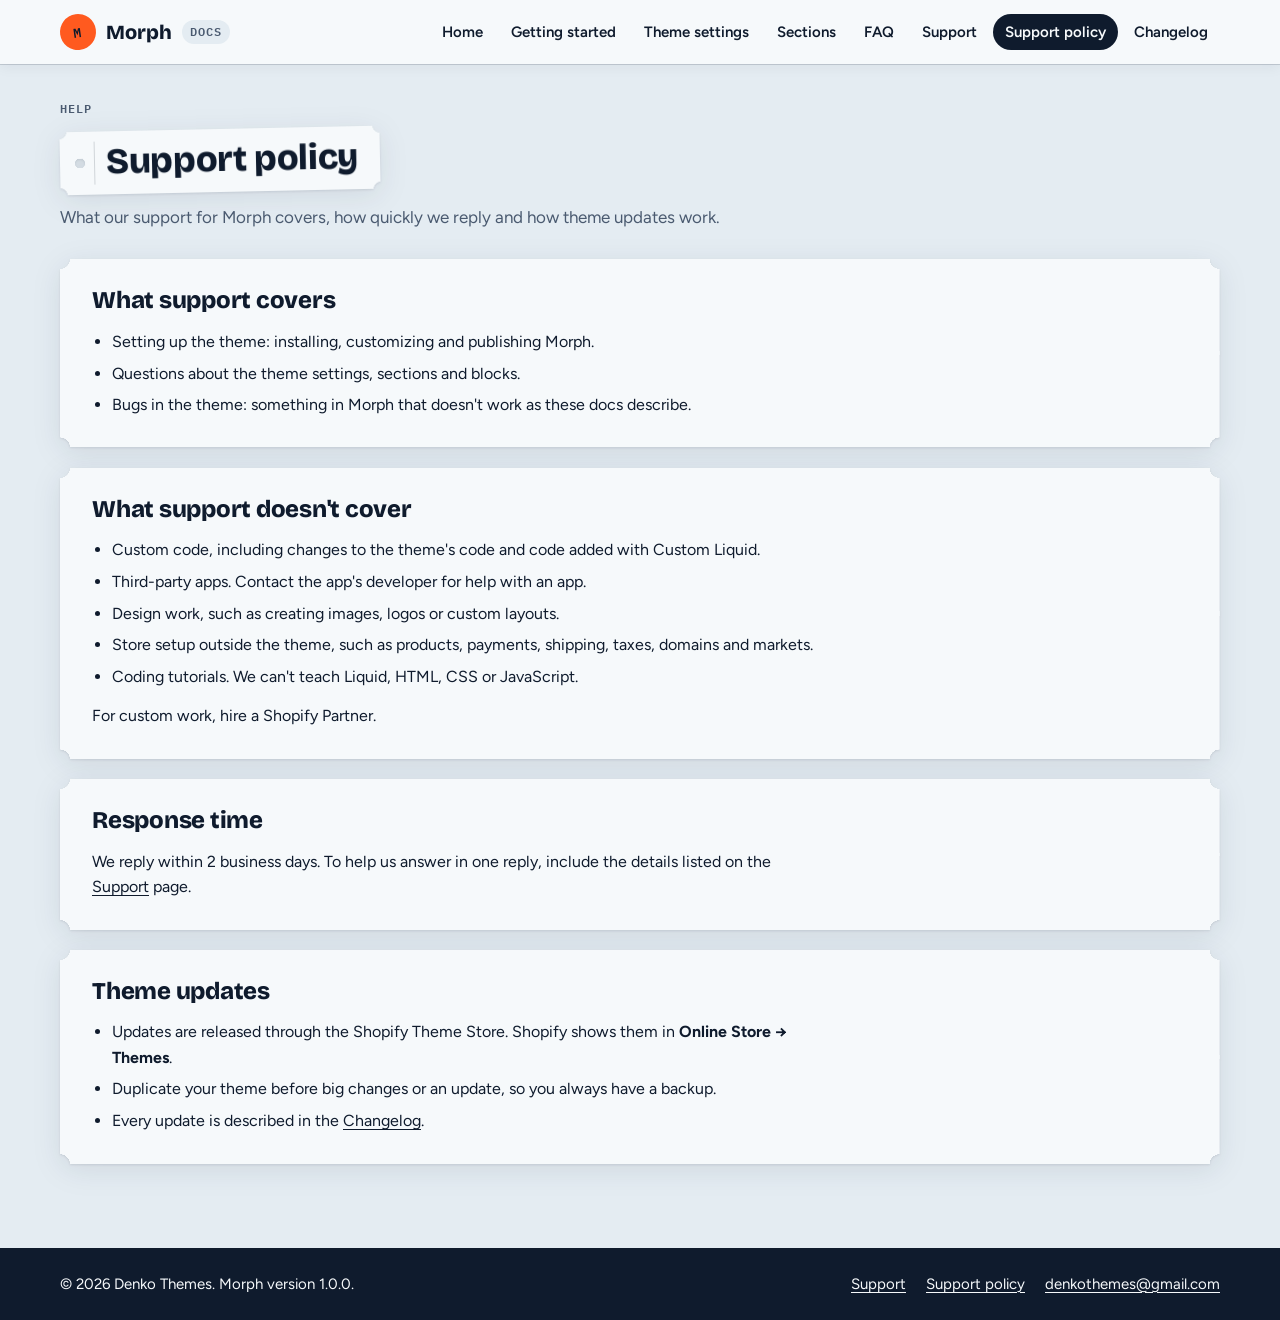
<file: support-policy.html>
<!doctype html>
<html lang="en">
  <head>
    <meta charset="utf-8">
    <meta name="viewport" content="width=device-width, initial-scale=1">
    <title>Support policy | Morph theme docs</title>
    <meta name="description" content="What Denko Themes support covers for the Morph Shopify theme, response times and theme updates.">
    <meta name="theme-color" content="#E4ECF2">
    <link rel="icon" href="assets/favicon.svg" type="image/svg+xml">
    <link rel="preconnect" href="https://fonts.googleapis.com">
    <link rel="preconnect" href="https://fonts.gstatic.com" crossorigin>
    <link rel="stylesheet" href="https://fonts.googleapis.com/css2?family=Bricolage+Grotesque:wght@800&amp;family=Figtree:wght@400;500;600;700&amp;family=IBM+Plex+Mono:wght@600&amp;display=swap">
    <link rel="stylesheet" href="assets/style.css">
    <script src="assets/site.js"></script>
  </head>
  <body>
    <a class="skip-link" href="#main">Skip to content</a>
    <header class="site-header">
      <div class="container site-header__inner">
        <a class="brand" href="index.html"><span class="brand__stamp" aria-hidden="true">M</span>Morph <span class="brand__docs">docs</span></a>
        <button class="nav-toggle" type="button" aria-expanded="false" aria-controls="site-nav"><span class="nav-toggle__icon" aria-hidden="true"></span>Menu</button>
        <nav class="site-nav" id="site-nav" aria-label="Main">
          <ul>
            <li><a href="index.html">Home</a></li>
            <li><a href="getting-started.html">Getting started</a></li>
            <li><a href="theme-settings.html">Theme settings</a></li>
            <li><a href="sections.html">Sections</a></li>
            <li><a href="faq.html">FAQ</a></li>
            <li><a href="support.html">Support</a></li>
            <li><a href="support-policy.html" aria-current="page">Support policy</a></li>
            <li><a href="changelog.html">Changelog</a></li>
          </ul>
        </nav>
      </div>
    </header>
    <main id="main" tabindex="-1">
      <div class="container">
        <div class="page-head">
          <span class="eyebrow">Help</span>
          <div class="title-tag"><div class="title-tag__paper"><h1>Support policy</h1></div></div>
          <p class="lead">What our support for Morph covers, how quickly we reply and how theme updates work.</p>
        </div>

        <section class="doc-section" aria-labelledby="covered">
          <div class="sheet bite">
            <h2 id="covered">What support covers</h2>
            <ul>
              <li>Setting up the theme: installing, customizing and publishing Morph.</li>
              <li>Questions about the theme settings, sections and blocks.</li>
              <li>Bugs in the theme: something in Morph that doesn't work as these docs describe.</li>
            </ul>
          </div>
        </section>

        <section class="doc-section" aria-labelledby="not-covered">
          <div class="sheet bite">
            <h2 id="not-covered">What support doesn't cover</h2>
            <ul>
              <li>Custom code, including changes to the theme's code and code added with Custom Liquid.</li>
              <li>Third-party apps. Contact the app's developer for help with an app.</li>
              <li>Design work, such as creating images, logos or custom layouts.</li>
              <li>Store setup outside the theme, such as products, payments, shipping, taxes, domains and markets.</li>
              <li>Coding tutorials. We can't teach Liquid, HTML, CSS or JavaScript.</li>
            </ul>
            <p>For custom work, hire a Shopify Partner.</p>
          </div>
        </section>

        <section class="doc-section" aria-labelledby="response-time">
          <div class="sheet bite">
            <h2 id="response-time">Response time</h2>
            <p>We reply within 2 business days. To help us answer in one reply, include the details listed on the <a href="support.html">Support</a> page.</p>
          </div>
        </section>

        <section class="doc-section" aria-labelledby="updates">
          <div class="sheet bite">
            <h2 id="updates">Theme updates</h2>
            <ul>
              <li>Updates are released through the Shopify Theme Store. Shopify shows them in <strong>Online Store → Themes</strong>.</li>
              <li>Duplicate your theme before big changes or an update, so you always have a backup.</li>
              <li>Every update is described in the <a href="changelog.html">Changelog</a>.</li>
            </ul>
          </div>
        </section>
      </div>
    </main>
    <footer class="site-footer">
      <div class="container site-footer__inner">
        <p>&copy; 2026 Denko Themes. Morph version 1.0.0.</p>
        <nav aria-label="Footer">
          <ul>
            <li><a href="support.html">Support</a></li>
            <li><a href="support-policy.html">Support policy</a></li>
            <li><a href="mailto:denkothemes@gmail.com">denkothemes@gmail.com</a></li>
          </ul>
        </nav>
      </div>
    </footer>
  </body>
</html>
</file>
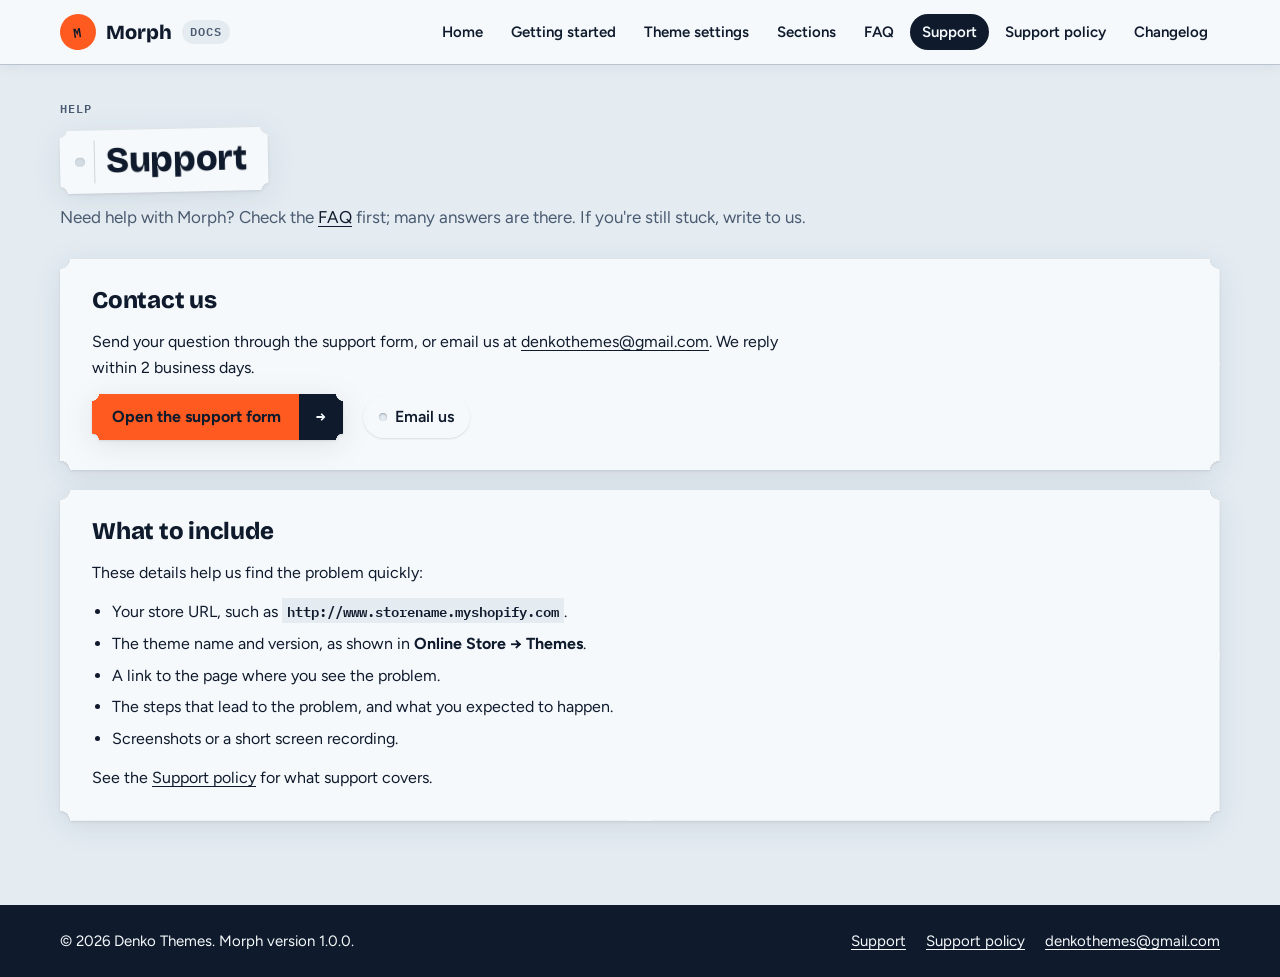
<file: support.html>
<!doctype html>
<html lang="en">
  <head>
    <meta charset="utf-8">
    <meta name="viewport" content="width=device-width, initial-scale=1">
    <title>Support | Morph theme docs</title>
    <meta name="description" content="How to contact Denko Themes for help with the Morph Shopify theme, and what to include in your message.">
    <meta name="theme-color" content="#E4ECF2">
    <link rel="icon" href="assets/favicon.svg" type="image/svg+xml">
    <link rel="preconnect" href="https://fonts.googleapis.com">
    <link rel="preconnect" href="https://fonts.gstatic.com" crossorigin>
    <link rel="stylesheet" href="https://fonts.googleapis.com/css2?family=Bricolage+Grotesque:wght@800&amp;family=Figtree:wght@400;500;600;700&amp;family=IBM+Plex+Mono:wght@600&amp;display=swap">
    <link rel="stylesheet" href="assets/style.css">
    <script src="assets/site.js"></script>
  </head>
  <body>
    <a class="skip-link" href="#main">Skip to content</a>
    <header class="site-header">
      <div class="container site-header__inner">
        <a class="brand" href="index.html"><span class="brand__stamp" aria-hidden="true">M</span>Morph <span class="brand__docs">docs</span></a>
        <button class="nav-toggle" type="button" aria-expanded="false" aria-controls="site-nav"><span class="nav-toggle__icon" aria-hidden="true"></span>Menu</button>
        <nav class="site-nav" id="site-nav" aria-label="Main">
          <ul>
            <li><a href="index.html">Home</a></li>
            <li><a href="getting-started.html">Getting started</a></li>
            <li><a href="theme-settings.html">Theme settings</a></li>
            <li><a href="sections.html">Sections</a></li>
            <li><a href="faq.html">FAQ</a></li>
            <li><a href="support.html" aria-current="page">Support</a></li>
            <li><a href="support-policy.html">Support policy</a></li>
            <li><a href="changelog.html">Changelog</a></li>
          </ul>
        </nav>
      </div>
    </header>
    <main id="main" tabindex="-1">
      <div class="container">
        <div class="page-head">
          <span class="eyebrow">Help</span>
          <div class="title-tag"><div class="title-tag__paper"><h1>Support</h1></div></div>
          <p class="lead">Need help with Morph? Check the <a href="faq.html">FAQ</a> first; many answers are there. If you're still stuck, write to us.</p>
        </div>

        <section class="doc-section" aria-labelledby="contact">
          <div class="sheet bite">
            <h2 id="contact">Contact us</h2>
            <p>Send your question through the support form, or email us at <a href="mailto:denkothemes@gmail.com">denkothemes@gmail.com</a>. We reply within 2 business days.</p>
            <div class="contact-options">
              <a class="stub" href="https://tally.so/r/RG71PP"><span class="stub__paper"><span class="stub__label">Open the support form</span><span class="stub__end" aria-hidden="true">→</span></span></a>
              <a class="tag-link" href="mailto:denkothemes@gmail.com">Email us</a>
            </div>
          </div>
        </section>

        <section class="doc-section" aria-labelledby="include">
          <div class="sheet bite">
            <h2 id="include">What to include</h2>
            <p>These details help us find the problem quickly:</p>
            <ul>
              <li>Your store URL, such as <code>http://<wbr>www.storename<wbr>.myshopify.com</code>.</li>
              <li>The theme name and version, as shown in <strong>Online Store → Themes</strong>.</li>
              <li>A link to the page where you see the problem.</li>
              <li>The steps that lead to the problem, and what you expected to happen.</li>
              <li>Screenshots or a short screen recording.</li>
            </ul>
            <p>See the <a href="support-policy.html">Support policy</a> for what support covers.</p>
          </div>
        </section>
      </div>
    </main>
    <footer class="site-footer">
      <div class="container site-footer__inner">
        <p>&copy; 2026 Denko Themes. Morph version 1.0.0.</p>
        <nav aria-label="Footer">
          <ul>
            <li><a href="support.html">Support</a></li>
            <li><a href="support-policy.html">Support policy</a></li>
            <li><a href="mailto:denkothemes@gmail.com">denkothemes@gmail.com</a></li>
          </ul>
        </nav>
      </div>
    </footer>
  </body>
</html>
</file>
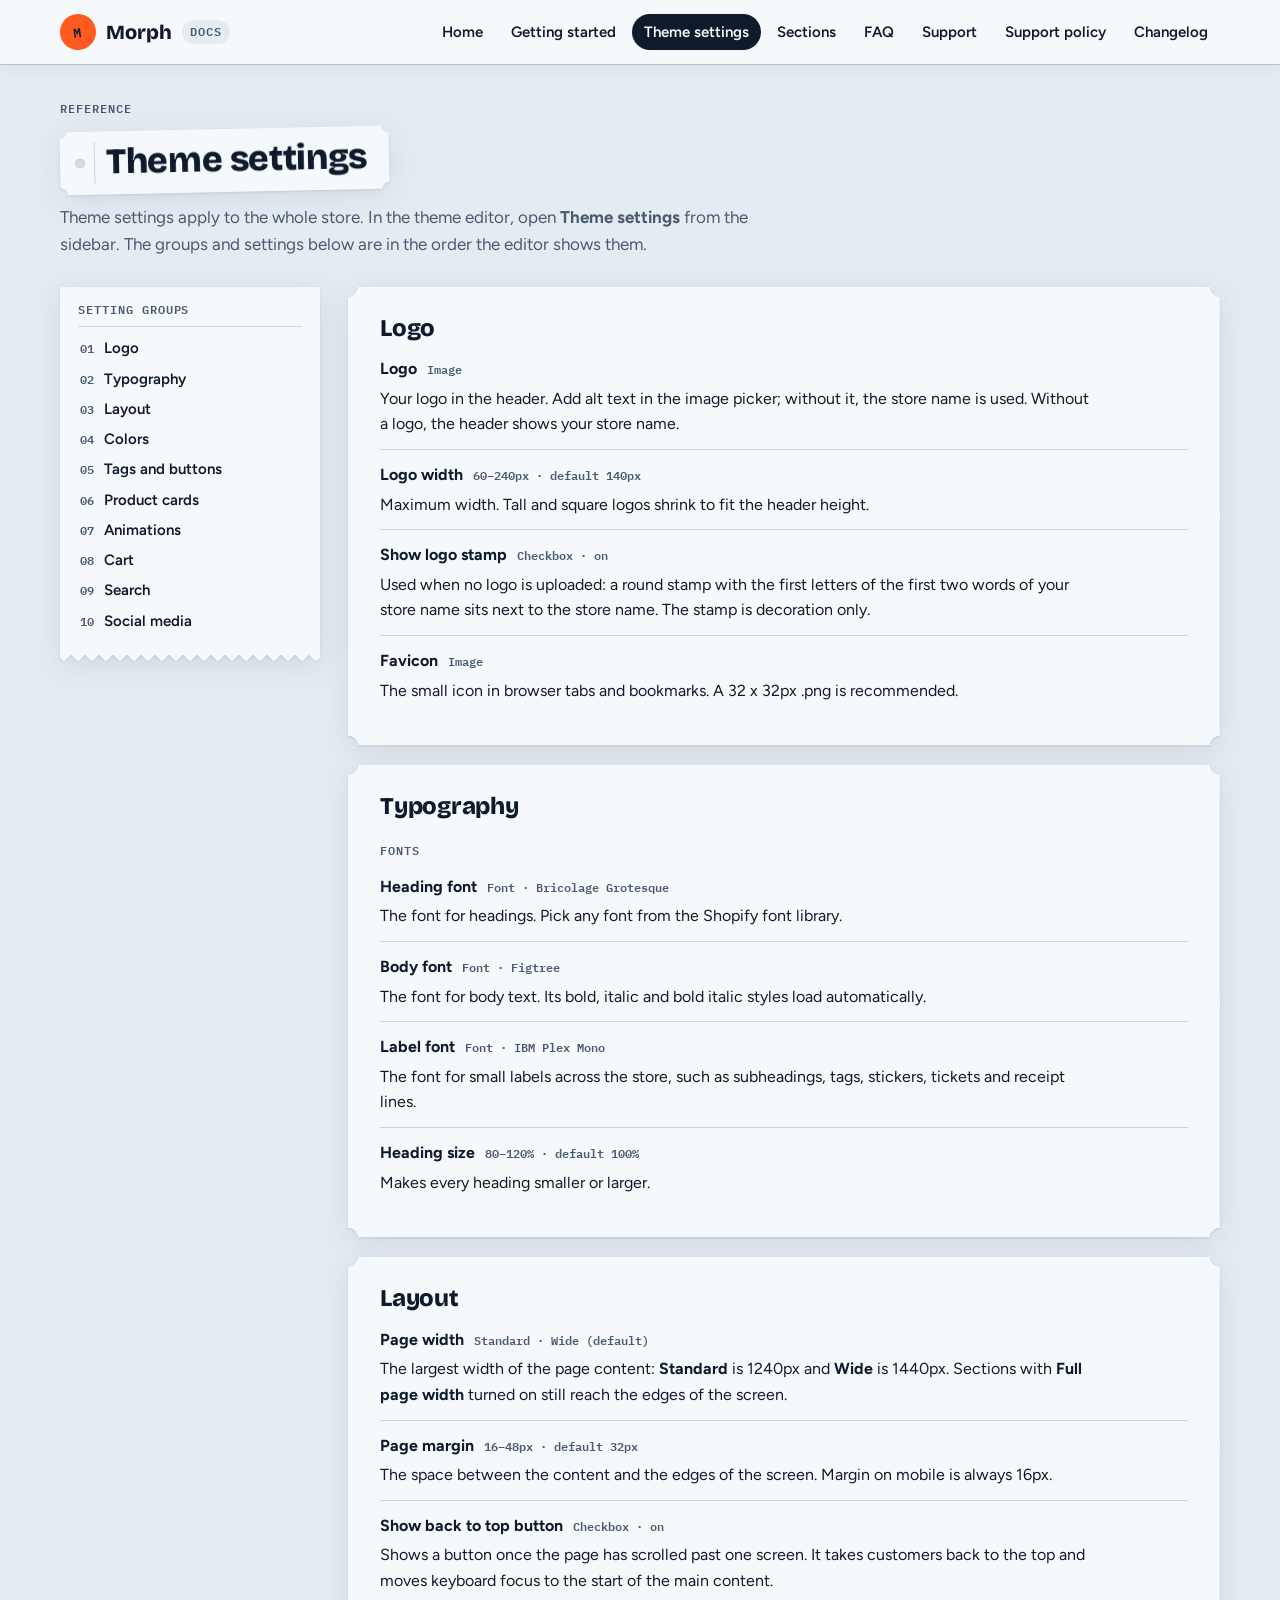
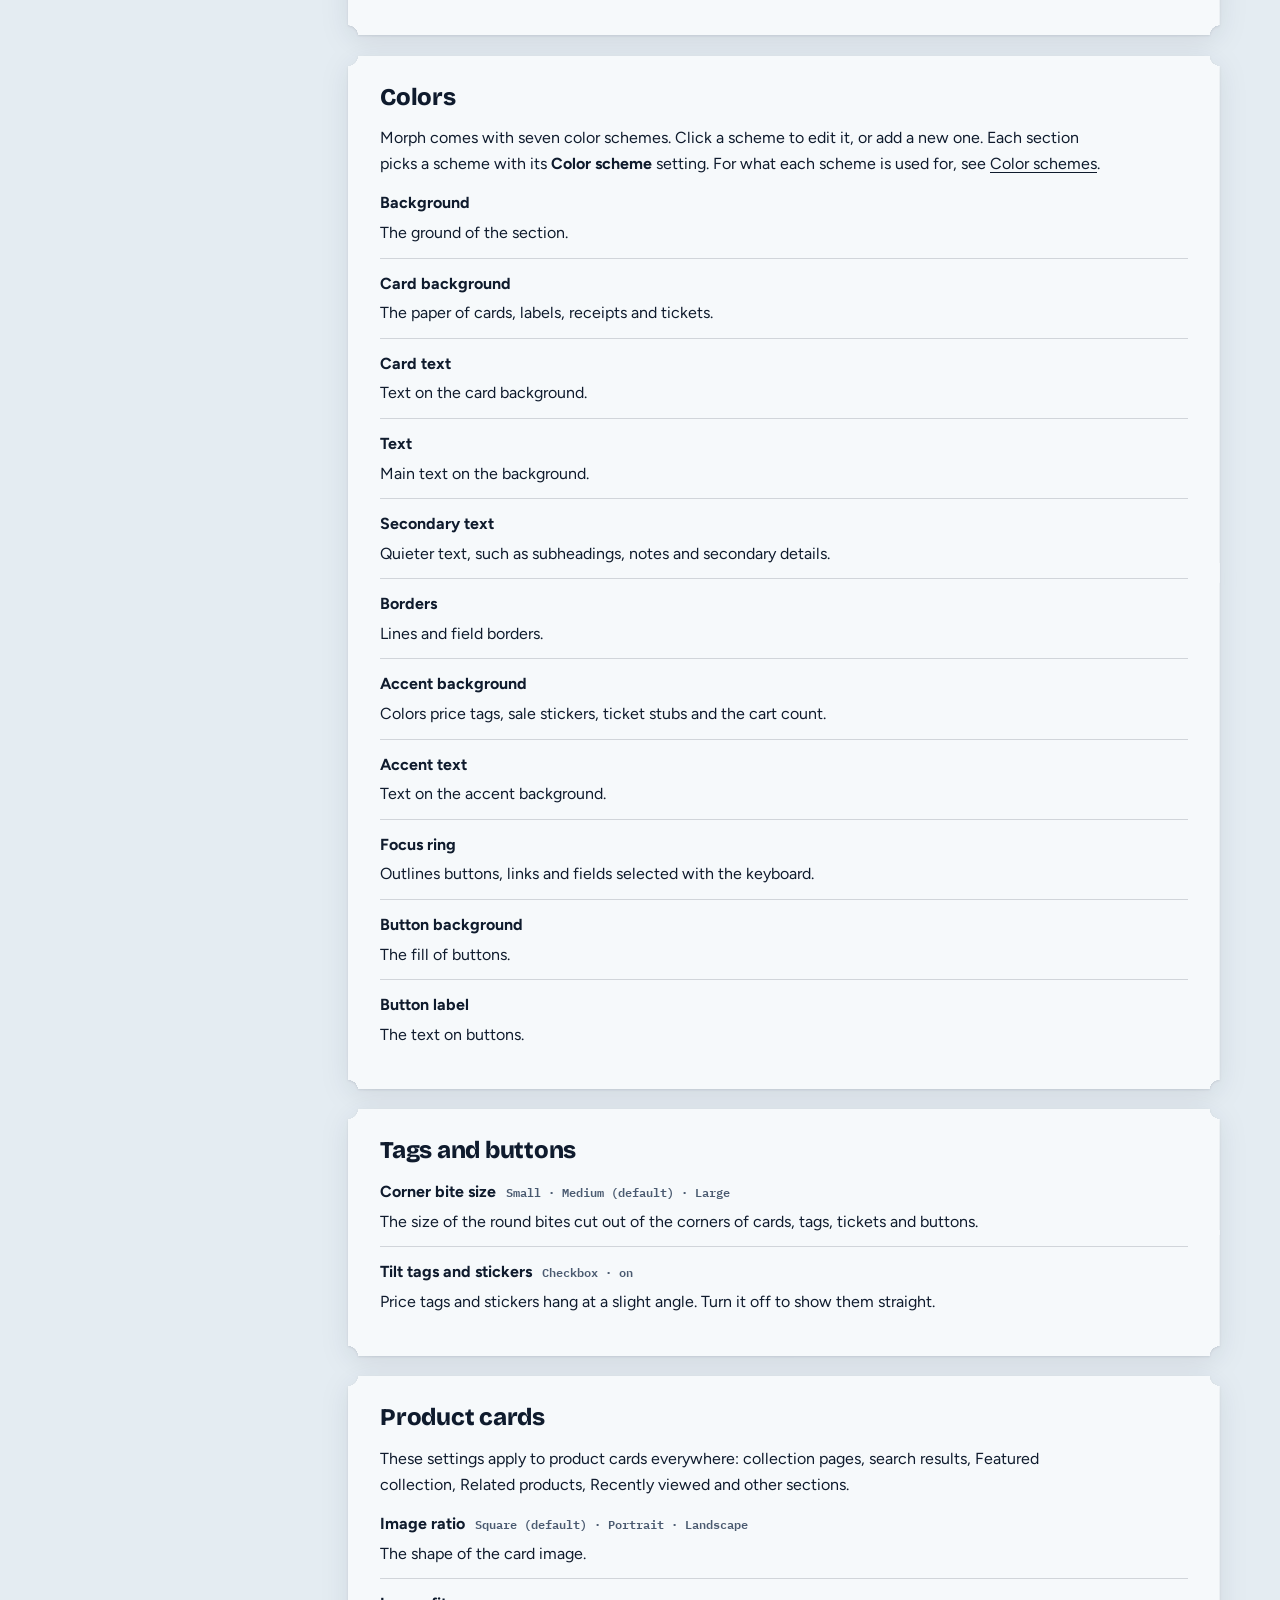
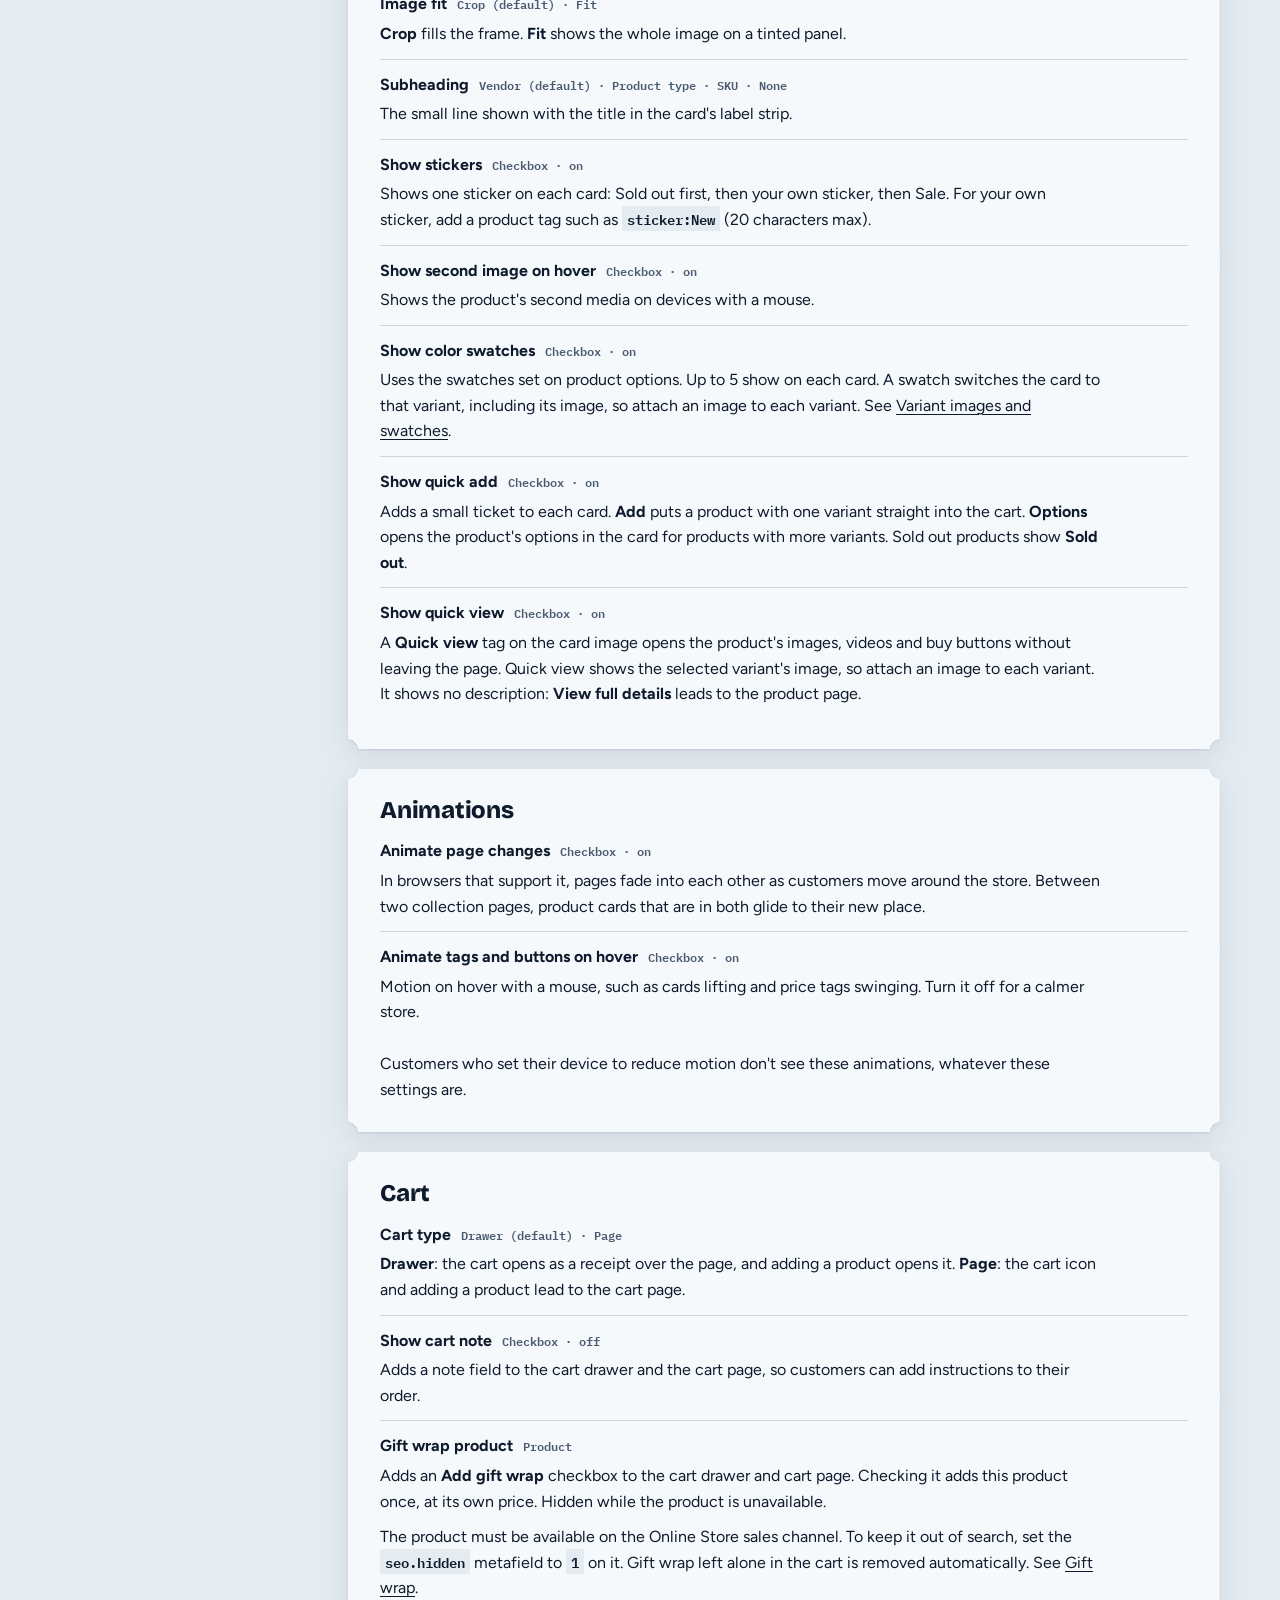
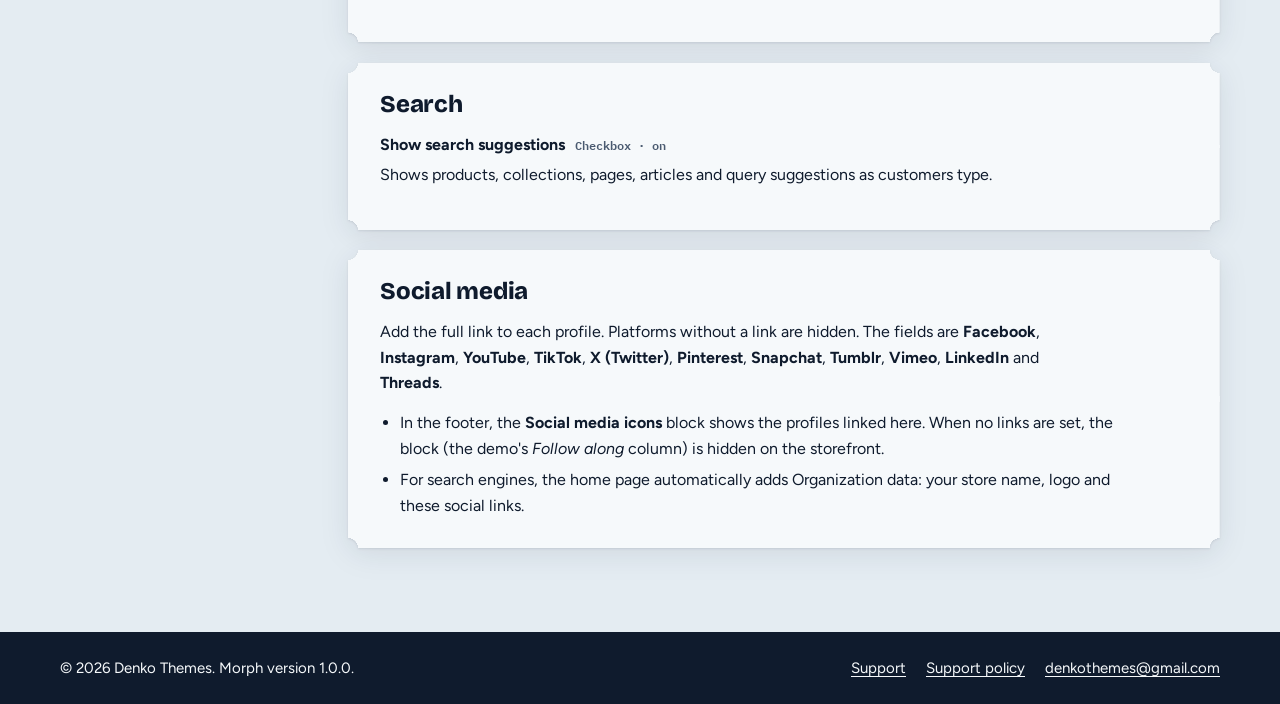
<file: theme-settings.html>
<!doctype html>
<html lang="en">
  <head>
    <meta charset="utf-8">
    <meta name="viewport" content="width=device-width, initial-scale=1">
    <title>Theme settings | Morph theme docs</title>
    <meta name="description" content="Every Morph theme setting in theme editor order: logo, typography, layout, colors, tags and buttons, product cards, animations, cart, search and social media.">
    <meta name="theme-color" content="#E4ECF2">
    <link rel="icon" href="assets/favicon.svg" type="image/svg+xml">
    <link rel="preconnect" href="https://fonts.googleapis.com">
    <link rel="preconnect" href="https://fonts.gstatic.com" crossorigin>
    <link rel="stylesheet" href="https://fonts.googleapis.com/css2?family=Bricolage+Grotesque:wght@800&amp;family=Figtree:wght@400;500;600;700&amp;family=IBM+Plex+Mono:wght@600&amp;display=swap">
    <link rel="stylesheet" href="assets/style.css">
    <script src="assets/site.js"></script>
  </head>
  <body>
    <a class="skip-link" href="#main">Skip to content</a>
    <header class="site-header">
      <div class="container site-header__inner">
        <a class="brand" href="index.html"><span class="brand__stamp" aria-hidden="true">M</span>Morph <span class="brand__docs">docs</span></a>
        <button class="nav-toggle" type="button" aria-expanded="false" aria-controls="site-nav"><span class="nav-toggle__icon" aria-hidden="true"></span>Menu</button>
        <nav class="site-nav" id="site-nav" aria-label="Main">
          <ul>
            <li><a href="index.html">Home</a></li>
            <li><a href="getting-started.html">Getting started</a></li>
            <li><a href="theme-settings.html" aria-current="page">Theme settings</a></li>
            <li><a href="sections.html">Sections</a></li>
            <li><a href="faq.html">FAQ</a></li>
            <li><a href="support.html">Support</a></li>
            <li><a href="support-policy.html">Support policy</a></li>
            <li><a href="changelog.html">Changelog</a></li>
          </ul>
        </nav>
      </div>
    </header>
    <main id="main" tabindex="-1">
      <div class="container">
        <div class="page-head">
          <span class="eyebrow">Reference</span>
          <div class="title-tag"><div class="title-tag__paper"><h1>Theme settings</h1></div></div>
          <p class="lead">Theme settings apply to the whole store. In the theme editor, open <strong>Theme settings</strong> from the sidebar. The groups and settings below are in the order the editor shows them.</p>
        </div>

        <div class="doc-layout">
          <nav class="toc" aria-labelledby="toc-heading">
            <div class="toc__shadow" aria-hidden="true"><div class="receipt-paper"></div></div>
            <div class="receipt">
              <h2 id="toc-heading">Setting groups</h2>
              <ol>
                <li><a href="#logo">Logo</a></li>
                <li><a href="#typography">Typography</a></li>
                <li><a href="#layout">Layout</a></li>
                <li><a href="#colors">Colors</a></li>
                <li><a href="#tags-and-buttons">Tags and buttons</a></li>
                <li><a href="#product-cards">Product cards</a></li>
                <li><a href="#animations">Animations</a></li>
                <li><a href="#cart">Cart</a></li>
                <li><a href="#search">Search</a></li>
                <li><a href="#social-media">Social media</a></li>
              </ol>
            </div>
          </nav>

          <div class="doc-body">
            <section class="doc-section" aria-labelledby="logo">
              <div class="sheet bite">
                <h2 id="logo">Logo</h2>
                <dl class="settings">
                  <div class="setting">
                    <dt><strong>Logo</strong> <span class="meta">Image</span></dt>
                    <dd>Your logo in the header. Add alt text in the image picker; without it, the store name is used. Without a logo, the header shows your store name.</dd>
                  </div>
                  <div class="setting">
                    <dt><strong>Logo width</strong> <span class="meta">60–240px · default 140px</span></dt>
                    <dd>Maximum width. Tall and square logos shrink to fit the header height.</dd>
                  </div>
                  <div class="setting">
                    <dt><strong>Show logo stamp</strong> <span class="meta">Checkbox · on</span></dt>
                    <dd>Used when no logo is uploaded: a round stamp with the first letters of the first two words of your store name sits next to the store name. The stamp is decoration only.</dd>
                  </div>
                  <div class="setting">
                    <dt><strong>Favicon</strong> <span class="meta">Image</span></dt>
                    <dd>The small icon in browser tabs and bookmarks. A 32 x 32px .png is recommended.</dd>
                  </div>
                </dl>
              </div>
            </section>

            <section class="doc-section" aria-labelledby="typography">
              <div class="sheet bite">
                <h2 id="typography">Typography</h2>
                <p class="subhead">Fonts</p>
                <dl class="settings">
                  <div class="setting">
                    <dt><strong>Heading font</strong> <span class="meta">Font · Bricolage Grotesque</span></dt>
                    <dd>The font for headings. Pick any font from the Shopify font library.</dd>
                  </div>
                  <div class="setting">
                    <dt><strong>Body font</strong> <span class="meta">Font · Figtree</span></dt>
                    <dd>The font for body text. Its bold, italic and bold italic styles load automatically.</dd>
                  </div>
                  <div class="setting">
                    <dt><strong>Label font</strong> <span class="meta">Font · IBM Plex Mono</span></dt>
                    <dd>The font for small labels across the store, such as subheadings, tags, stickers, tickets and receipt lines.</dd>
                  </div>
                  <div class="setting">
                    <dt><strong>Heading size</strong> <span class="meta">80–120% · default 100%</span></dt>
                    <dd>Makes every heading smaller or larger.</dd>
                  </div>
                </dl>
              </div>
            </section>

            <section class="doc-section" aria-labelledby="layout">
              <div class="sheet bite">
                <h2 id="layout">Layout</h2>
                <dl class="settings">
                  <div class="setting">
                    <dt><strong>Page width</strong> <span class="meta">Standard · Wide (default)</span></dt>
                    <dd>The largest width of the page content: <strong>Standard</strong> is 1240px and <strong>Wide</strong> is 1440px. Sections with <strong>Full page width</strong> turned on still reach the edges of the screen.</dd>
                  </div>
                  <div class="setting">
                    <dt><strong>Page margin</strong> <span class="meta">16–48px · default 32px</span></dt>
                    <dd>The space between the content and the edges of the screen. Margin on mobile is always 16px.</dd>
                  </div>
                  <div class="setting">
                    <dt><strong>Show back to top button</strong> <span class="meta">Checkbox · on</span></dt>
                    <dd>Shows a button once the page has scrolled past one screen. It takes customers back to the top and moves keyboard focus to the start of the main content.</dd>
                  </div>
                </dl>
              </div>
            </section>

            <section class="doc-section" aria-labelledby="colors">
              <div class="sheet bite">
                <h2 id="colors">Colors</h2>
                <p>Morph comes with seven color schemes. Click a scheme to edit it, or add a new one. Each section picks a scheme with its <strong>Color scheme</strong> setting. For what each scheme is used for, see <a href="getting-started.html#colors">Color schemes</a>.</p>
                <dl class="settings">
                  <div class="setting"><dt><strong>Background</strong></dt><dd>The ground of the section.</dd></div>
                  <div class="setting"><dt><strong>Card background</strong></dt><dd>The paper of cards, labels, receipts and tickets.</dd></div>
                  <div class="setting"><dt><strong>Card text</strong></dt><dd>Text on the card background.</dd></div>
                  <div class="setting"><dt><strong>Text</strong></dt><dd>Main text on the background.</dd></div>
                  <div class="setting"><dt><strong>Secondary text</strong></dt><dd>Quieter text, such as subheadings, notes and secondary details.</dd></div>
                  <div class="setting"><dt><strong>Borders</strong></dt><dd>Lines and field borders.</dd></div>
                  <div class="setting"><dt><strong>Accent background</strong></dt><dd>Colors price tags, sale stickers, ticket stubs and the cart count.</dd></div>
                  <div class="setting"><dt><strong>Accent text</strong></dt><dd>Text on the accent background.</dd></div>
                  <div class="setting"><dt><strong>Focus ring</strong></dt><dd>Outlines buttons, links and fields selected with the keyboard.</dd></div>
                  <div class="setting"><dt><strong>Button background</strong></dt><dd>The fill of buttons.</dd></div>
                  <div class="setting"><dt><strong>Button label</strong></dt><dd>The text on buttons.</dd></div>
                </dl>
              </div>
            </section>

            <section class="doc-section" aria-labelledby="tags-and-buttons">
              <div class="sheet bite">
                <h2 id="tags-and-buttons">Tags and buttons</h2>
                <dl class="settings">
                  <div class="setting">
                    <dt><strong>Corner bite size</strong> <span class="meta">Small · Medium (default) · Large</span></dt>
                    <dd>The size of the round bites cut out of the corners of cards, tags, tickets and buttons.</dd>
                  </div>
                  <div class="setting">
                    <dt><strong>Tilt tags and stickers</strong> <span class="meta">Checkbox · on</span></dt>
                    <dd>Price tags and stickers hang at a slight angle. Turn it off to show them straight.</dd>
                  </div>
                </dl>
              </div>
            </section>

            <section class="doc-section" aria-labelledby="product-cards">
              <div class="sheet bite">
                <h2 id="product-cards">Product cards</h2>
                <p>These settings apply to product cards everywhere: collection pages, search results, Featured collection, Related products, Recently viewed and other sections.</p>
                <dl class="settings">
                  <div class="setting">
                    <dt><strong>Image ratio</strong> <span class="meta">Square (default) · Portrait · Landscape</span></dt>
                    <dd>The shape of the card image.</dd>
                  </div>
                  <div class="setting">
                    <dt><strong>Image fit</strong> <span class="meta">Crop (default) · Fit</span></dt>
                    <dd><strong>Crop</strong> fills the frame. <strong>Fit</strong> shows the whole image on a tinted panel.</dd>
                  </div>
                  <div class="setting">
                    <dt><strong>Subheading</strong> <span class="meta">Vendor (default) · Product type · SKU · None</span></dt>
                    <dd>The small line shown with the title in the card's label strip.</dd>
                  </div>
                  <div class="setting">
                    <dt><strong>Show stickers</strong> <span class="meta">Checkbox · on</span></dt>
                    <dd>Shows one sticker on each card: Sold out first, then your own sticker, then Sale. For your own sticker, add a product tag such as <code>sticker:New</code> (20 characters max).</dd>
                  </div>
                  <div class="setting">
                    <dt><strong>Show second image on hover</strong> <span class="meta">Checkbox · on</span></dt>
                    <dd>Shows the product's second media on devices with a mouse.</dd>
                  </div>
                  <div class="setting">
                    <dt><strong>Show color swatches</strong> <span class="meta">Checkbox · on</span></dt>
                    <dd>Uses the swatches set on product options. Up to 5 show on each card. A swatch switches the card to that variant, including its image, so attach an image to each variant. See <a href="getting-started.html#variant-images">Variant images and swatches</a>.</dd>
                  </div>
                  <div class="setting">
                    <dt><strong>Show quick add</strong> <span class="meta">Checkbox · on</span></dt>
                    <dd>Adds a small ticket to each card. <strong>Add</strong> puts a product with one variant straight into the cart. <strong>Options</strong> opens the product's options in the card for products with more variants. Sold out products show <strong>Sold out</strong>.</dd>
                  </div>
                  <div class="setting">
                    <dt><strong>Show quick view</strong> <span class="meta">Checkbox · on</span></dt>
                    <dd>A <strong>Quick view</strong> tag on the card image opens the product's images, videos and buy buttons without leaving the page. Quick view shows the selected variant's image, so attach an image to each variant. It shows no description: <strong>View full details</strong> leads to the product page.</dd>
                  </div>
                </dl>
              </div>
            </section>

            <section class="doc-section" aria-labelledby="animations">
              <div class="sheet bite">
                <h2 id="animations">Animations</h2>
                <dl class="settings">
                  <div class="setting">
                    <dt><strong>Animate page changes</strong> <span class="meta">Checkbox · on</span></dt>
                    <dd>In browsers that support it, pages fade into each other as customers move around the store. Between two collection pages, product cards that are in both glide to their new place.</dd>
                  </div>
                  <div class="setting">
                    <dt><strong>Animate tags and buttons on hover</strong> <span class="meta">Checkbox · on</span></dt>
                    <dd>Motion on hover with a mouse, such as cards lifting and price tags swinging. Turn it off for a calmer store.</dd>
                  </div>
                </dl>
                <p>Customers who set their device to reduce motion don't see these animations, whatever these settings are.</p>
              </div>
            </section>

            <section class="doc-section" aria-labelledby="cart">
              <div class="sheet bite">
                <h2 id="cart">Cart</h2>
                <dl class="settings">
                  <div class="setting">
                    <dt><strong>Cart type</strong> <span class="meta">Drawer (default) · Page</span></dt>
                    <dd><strong>Drawer</strong>: the cart opens as a receipt over the page, and adding a product opens it. <strong>Page</strong>: the cart icon and adding a product lead to the cart page.</dd>
                  </div>
                  <div class="setting">
                    <dt><strong>Show cart note</strong> <span class="meta">Checkbox · off</span></dt>
                    <dd>Adds a note field to the cart drawer and the cart page, so customers can add instructions to their order.</dd>
                  </div>
                  <div class="setting">
                    <dt><strong>Gift wrap product</strong> <span class="meta">Product</span></dt>
                    <dd>Adds an <strong>Add gift wrap</strong> checkbox to the cart drawer and cart page. Checking it adds this product once, at its own price. Hidden while the product is unavailable.</dd>
                    <dd>The product must be available on the Online Store sales channel. To keep it out of search, set the <code>seo.hidden</code> metafield to <code>1</code> on it. Gift wrap left alone in the cart is removed automatically. See <a href="getting-started.html#gift-wrap">Gift wrap</a>.</dd>
                  </div>
                </dl>
              </div>
            </section>

            <section class="doc-section" aria-labelledby="search">
              <div class="sheet bite">
                <h2 id="search">Search</h2>
                <dl class="settings">
                  <div class="setting">
                    <dt><strong>Show search suggestions</strong> <span class="meta">Checkbox · on</span></dt>
                    <dd>Shows products, collections, pages, articles and query suggestions as customers type.</dd>
                  </div>
                </dl>
              </div>
            </section>

            <section class="doc-section" aria-labelledby="social-media">
              <div class="sheet bite">
                <h2 id="social-media">Social media</h2>
                <p>Add the full link to each profile. Platforms without a link are hidden. The fields are <strong>Facebook</strong>, <strong>Instagram</strong>, <strong>YouTube</strong>, <strong>TikTok</strong>, <strong>X (Twitter)</strong>, <strong>Pinterest</strong>, <strong>Snapchat</strong>, <strong>Tumblr</strong>, <strong>Vimeo</strong>, <strong>LinkedIn</strong> and <strong>Threads</strong>.</p>
                <ul>
                  <li>In the footer, the <strong>Social media icons</strong> block shows the profiles linked here. When no links are set, the block (the demo's <em>Follow along</em> column) is hidden on the storefront.</li>
                  <li>For search engines, the home page automatically adds Organization data: your store name, logo and these social links.</li>
                </ul>
              </div>
            </section>
          </div>
        </div>
      </div>
    </main>
    <footer class="site-footer">
      <div class="container site-footer__inner">
        <p>&copy; 2026 Denko Themes. Morph version 1.0.0.</p>
        <nav aria-label="Footer">
          <ul>
            <li><a href="support.html">Support</a></li>
            <li><a href="support-policy.html">Support policy</a></li>
            <li><a href="mailto:denkothemes@gmail.com">denkothemes@gmail.com</a></li>
          </ul>
        </nav>
      </div>
    </footer>
  </body>
</html>
</file>
<file: assets/style.css>
/*
 * Morph documentation styles.
 * Identity "Tag": paper tags, tickets and receipts. Corners are concave bites cut with a CSS mask
 * (radial-gradient). Shadows sit on an unmasked wrapper (filter: drop-shadow), because a mask would clip them.
 * Masked elements never take the focus ring: the ring goes on the link inside or around them.
 * Cards have no outline; separators are solid 1px rules; shadows are soft and dark.
 */

:root {
  --ground: #e4ecf2;
  --paper: #f6f9fb;
  --ink: #0f1b2d;
  --muted: #4a5a70;
  --accent: #ff5a1f;
  --focus: #2b64f5;
  --rule: rgb(15 27 45 / 0.16);
  --shadow: drop-shadow(0 1px 1px rgb(15 27 45 / 0.1)) drop-shadow(0 6px 14px rgb(15 27 45 / 0.09));

  --font-heading: "Bricolage Grotesque", "Avenir Next", "Segoe UI", system-ui, sans-serif;
  --font-body: "Figtree", system-ui, -apple-system, "Segoe UI", Roboto, sans-serif;
  --font-label: "IBM Plex Mono", ui-monospace, "SF Mono", Menlo, Consolas, monospace;

  --gutter: 16px;
  --width: 1160px;
  --bite-s: 5px;
  --bite-m: 7px;
  --bite-l: 10px;
  --bite-xl: 18px;

  color-scheme: light;
}

@media (min-width: 750px) {
  :root {
    --gutter: 32px;
  }
}

*,
*::before,
*::after {
  box-sizing: border-box;
}

html {
  -webkit-text-size-adjust: 100%;
  text-size-adjust: 100%;
}

body {
  margin: 0;
  background: var(--ground);
  color: var(--ink);
  font-family: var(--font-body);
  font-size: 1rem;
  line-height: 1.6;
  overflow-wrap: break-word;
  min-height: 100vh;
  display: flex;
  flex-direction: column;
}

body > main {
  flex: 1 0 auto;
}

[id] {
  scroll-margin-top: 16px;
}

img,
svg {
  display: block;
  max-width: 100%;
}

h1,
h2,
h3 {
  font-family: var(--font-heading);
  font-weight: 800;
  line-height: 1.15;
  letter-spacing: -0.01em;
  margin: 0;
}

h1 {
  font-size: clamp(1.625rem, 1.3rem + 1.2vw, 2.25rem);
}

h2 {
  font-size: clamp(1.25rem, 1.1rem + 0.5vw, 1.5rem);
}

h3 {
  font-size: 1.0625rem;
  line-height: 1.3;
}

p,
ul,
ol,
dl {
  margin: 0;
}

a {
  color: var(--ink);
  text-decoration-line: underline;
  text-decoration-thickness: 1px;
  text-underline-offset: 3px;
}

a:hover {
  text-decoration-thickness: 2px;
  text-decoration-color: var(--accent);
}

strong {
  font-weight: 700;
}

code {
  font-family: var(--font-label);
  font-size: 0.875em;
  font-weight: 600;
  background: var(--ground);
  padding: 1px 5px;
  overflow-wrap: anywhere;
}

/* Focus: blue ring, 3px, 3px away. Over dark fills a paper gap keeps the ring apart from the fill. */
:focus-visible {
  outline: 3px solid var(--focus);
  outline-offset: 3px;
}

main:focus {
  outline: none;
}

.visually-hidden {
  position: absolute;
  width: 1px;
  height: 1px;
  margin: -1px;
  padding: 0;
  overflow: hidden;
  clip: rect(0 0 0 0);
  white-space: nowrap;
  border: 0;
}

.container {
  width: 100%;
  max-width: calc(var(--width) + 2 * var(--gutter));
  margin-inline: auto;
  padding-inline: var(--gutter);
}

/* ---------- Bites (concave corners) ---------- */

.bite {
  --b: var(--bite-l);
  -webkit-mask:
    radial-gradient(circle var(--b) at 0 0, #0000 98%, #000) 0 0 / 51% 51% no-repeat,
    radial-gradient(circle var(--b) at 100% 0, #0000 98%, #000) 100% 0 / 51% 51% no-repeat,
    radial-gradient(circle var(--b) at 0 100%, #0000 98%, #000) 0 100% / 51% 51% no-repeat,
    radial-gradient(circle var(--b) at 100% 100%, #0000 98%, #000) 100% 100% / 51% 51% no-repeat;
  mask:
    radial-gradient(circle var(--b) at 0 0, #0000 98%, #000) 0 0 / 51% 51% no-repeat,
    radial-gradient(circle var(--b) at 100% 0, #0000 98%, #000) 100% 0 / 51% 51% no-repeat,
    radial-gradient(circle var(--b) at 0 100%, #0000 98%, #000) 0 100% / 51% 51% no-repeat,
    radial-gradient(circle var(--b) at 100% 100%, #0000 98%, #000) 100% 100% / 51% 51% no-repeat;
}

.bite--s {
  --b: var(--bite-s);
}

.bite--m {
  --b: var(--bite-m);
}

.bite--xl {
  --b: var(--bite-xl);
}

/* Shadow holder: unmasked, so the drop shadow follows the bitten shape inside it. */
.lift {
  filter: var(--shadow);
}

/* ---------- Skip link ---------- */

.skip-link {
  position: absolute;
  top: 8px;
  left: 8px;
  z-index: 10;
  padding: 10px 16px;
  background: var(--ink);
  color: var(--paper);
  font-weight: 700;
  text-decoration: none;
  transform: translateY(-200%);
}

.skip-link:focus {
  transform: none;
  box-shadow: 0 0 0 3px var(--paper);
}

/* ---------- Header ---------- */

.site-header {
  background: var(--paper);
  box-shadow: 0 1px 0 var(--rule), 0 4px 12px rgb(15 27 45 / 0.05);
  position: relative;
  z-index: 5;
}

.site-header__inner {
  display: flex;
  flex-wrap: wrap;
  align-items: center;
  justify-content: space-between;
  gap: 8px 24px;
  min-height: 64px;
  padding-block: 10px;
}

.brand {
  display: inline-flex;
  align-items: center;
  gap: 10px;
  font-family: var(--font-heading);
  font-weight: 800;
  font-size: 1.25rem;
  text-decoration: none;
  min-height: 44px;
}

.brand:hover {
  text-decoration: none;
}

.brand__stamp {
  display: grid;
  place-items: center;
  width: 36px;
  height: 36px;
  border-radius: 50%;
  background: var(--accent);
  color: var(--ink);
  font-family: var(--font-label);
  font-weight: 600;
  font-size: 0.8125rem;
  letter-spacing: 0.04em;
  transform: rotate(-8deg);
}

.brand__docs {
  font-family: var(--font-label);
  font-weight: 600;
  font-size: 0.75rem;
  letter-spacing: 0.08em;
  text-transform: uppercase;
  color: var(--muted);
  padding: 2px 8px;
  border-radius: 999px;
  background: var(--ground);
}

.nav-toggle {
  display: none;
  align-items: center;
  gap: 8px;
  min-height: 44px;
  padding: 8px 18px;
  border: 0;
  border-radius: 999px;
  background: var(--ink);
  color: var(--paper);
  font: 600 0.8125rem/1 var(--font-label);
  letter-spacing: 0.06em;
  text-transform: uppercase;
  cursor: pointer;
}

.nav-toggle:focus-visible {
  box-shadow: 0 0 0 3px var(--paper);
}

.nav-toggle__icon {
  width: 16px;
  height: 12px;
  background:
    linear-gradient(currentColor 0 0) 0 0 / 100% 2px no-repeat,
    linear-gradient(currentColor 0 0) 0 50% / 100% 2px no-repeat,
    linear-gradient(currentColor 0 0) 0 100% / 100% 2px no-repeat;
}

.nav-toggle[aria-expanded="true"] .nav-toggle__icon {
  background:
    linear-gradient(45deg, #0000 calc(50% - 1px), currentColor 0 calc(50% + 1px), #0000 0),
    linear-gradient(-45deg, #0000 calc(50% - 1px), currentColor 0 calc(50% + 1px), #0000 0);
}

.site-nav ul {
  list-style: none;
  padding: 0;
  display: flex;
  flex-wrap: wrap;
  gap: 4px;
}

.site-nav a {
  display: inline-flex;
  align-items: center;
  min-height: 36px;
  padding: 6px 12px;
  border-radius: 999px;
  font-weight: 600;
  font-size: 0.9375rem;
  text-decoration: none;
}

.site-nav a:hover {
  background: var(--ground);
}

.site-nav a[aria-current="page"] {
  background: var(--ink);
  color: var(--paper);
}

.site-nav a[aria-current="page"]:focus-visible {
  box-shadow: 0 0 0 3px var(--paper);
}

@media (max-width: 1023px) {
  .js .nav-toggle {
    display: inline-flex;
  }

  .js .site-nav {
    display: none;
    flex-basis: 100%;
    padding-bottom: 8px;
  }

  .js .site-nav.is-open {
    display: block;
  }

  .js .site-nav ul {
    flex-direction: column;
    gap: 2px;
  }

  .js .site-nav a {
    display: flex;
    min-height: 44px;
    padding-inline: 14px;
  }
}

/* ---------- Main ---------- */

main {
  display: block;
  padding-block: 28px 48px;
}

@media (min-width: 750px) {
  main {
    padding-block: 36px 64px;
  }
}

.eyebrow {
  display: block;
  font-family: var(--font-label);
  font-weight: 600;
  font-size: 0.75rem;
  line-height: 1.4;
  letter-spacing: 0.08em;
  text-transform: uppercase;
  color: var(--muted);
}

/* Page head: eyebrow, the title on a small paper tag with a punched hole, the lead. */
.page-head {
  display: grid;
  justify-items: start;
  gap: 12px;
  margin-bottom: 28px;
  max-width: 760px;
}

.page-head--center {
  justify-items: center;
  text-align: center;
  margin-inline: auto;
}

.title-tag {
  filter: var(--shadow);
  transform: rotate(-1.2deg);
}

/* Four corner bites and a punched hole near the left edge (exclude: each circle becomes a hole). */
.title-tag__paper {
  --b: var(--bite-m);
  position: relative;
  background: var(--paper);
  padding: 10px 22px 12px 46px;
  mask:
    radial-gradient(circle var(--b) at 0 0, #000 98%, #0000),
    radial-gradient(circle var(--b) at 100% 0, #000 98%, #0000),
    radial-gradient(circle var(--b) at 0 100%, #000 98%, #0000),
    radial-gradient(circle var(--b) at 100% 100%, #000 98%, #0000),
    radial-gradient(circle 5px at 20px 50%, #000 98%, #0000),
    linear-gradient(#000 0 0);
  mask-composite: exclude;
}

.title-tag__paper::before {
  content: "";
  position: absolute;
  left: 34px;
  top: 10px;
  bottom: 10px;
  width: 1px;
  background: var(--rule);
}

.lead {
  font-size: 1.0625rem;
  color: var(--muted);
  max-width: 68ch;
}

/* ---------- Buttons: ticket stubs (primary) and tags (secondary) ---------- */

.actions {
  display: flex;
  flex-wrap: wrap;
  gap: 12px 16px;
  align-items: center;
  margin-top: 4px;
}

.page-head--center .actions {
  justify-content: center;
}

/* The link holds the ring; the masked paper inside it holds the bites. */
.stub {
  display: inline-flex;
  text-decoration: none;
  filter: var(--shadow);
}

.stub:hover {
  text-decoration: none;
}

.stub__paper {
  --b: var(--bite-m);
  display: inline-flex;
  align-items: stretch;
  min-height: 46px;
  background: var(--accent);
  color: var(--ink);
  font-weight: 700;
  -webkit-mask:
    radial-gradient(circle var(--b) at 0 0, #0000 98%, #000) 0 0 / 51% 51% no-repeat,
    radial-gradient(circle var(--b) at 100% 0, #0000 98%, #000) 100% 0 / 51% 51% no-repeat,
    radial-gradient(circle var(--b) at 0 100%, #0000 98%, #000) 0 100% / 51% 51% no-repeat,
    radial-gradient(circle var(--b) at 100% 100%, #0000 98%, #000) 100% 100% / 51% 51% no-repeat;
  mask:
    radial-gradient(circle var(--b) at 0 0, #0000 98%, #000) 0 0 / 51% 51% no-repeat,
    radial-gradient(circle var(--b) at 100% 0, #0000 98%, #000) 100% 0 / 51% 51% no-repeat,
    radial-gradient(circle var(--b) at 0 100%, #0000 98%, #000) 0 100% / 51% 51% no-repeat,
    radial-gradient(circle var(--b) at 100% 100%, #0000 98%, #000) 100% 100% / 51% 51% no-repeat;
}

.stub__label {
  display: inline-flex;
  align-items: center;
  padding: 10px 18px 10px 20px;
}

.stub__end {
  display: inline-flex;
  align-items: center;
  justify-content: center;
  width: 44px;
  background: var(--ink);
  color: var(--paper);
  font-family: var(--font-label);
  font-weight: 600;
}

.stub:focus-visible {
  box-shadow: 0 0 0 3px var(--paper);
}

.tag-link {
  display: inline-flex;
  align-items: center;
  gap: 8px;
  min-height: 40px;
  padding: 8px 16px;
  border-radius: 999px;
  background: var(--paper);
  font-weight: 600;
  text-decoration: none;
  box-shadow: 0 1px 2px rgb(15 27 45 / 0.12);
}

.tag-link::before {
  content: "";
  width: 8px;
  height: 8px;
  border-radius: 50%;
  background: var(--ground);
  box-shadow: inset 0 1px 2px rgb(15 27 45 / 0.35);
}

.tag-link:hover {
  text-decoration: underline;
  text-decoration-color: var(--accent);
}

/* ---------- Cards and panels ---------- */

.grid {
  list-style: none;
  padding: 0;
  display: grid;
  gap: 16px;
}

@media (min-width: 640px) {
  .grid--2,
  .grid--3 {
    grid-template-columns: repeat(2, minmax(0, 1fr));
  }
}

@media (min-width: 1024px) {
  .grid--3 {
    grid-template-columns: repeat(3, minmax(0, 1fr));
  }
}

.card {
  filter: var(--shadow);
  display: flex;
}

/* Card paper: label strip on top with two punched notches where it ends. */
.card__paper {
  --b: var(--bite-l);
  --strip: 38px;
  flex: 1;
  background: var(--paper);
  display: grid;
  grid-template-rows: var(--strip) auto 1fr;
  mask:
    radial-gradient(circle var(--b) at 0 0, #000 98%, #0000),
    radial-gradient(circle var(--b) at 100% 0, #000 98%, #0000),
    radial-gradient(circle var(--b) at 0 100%, #000 98%, #0000),
    radial-gradient(circle var(--b) at 100% 100%, #000 98%, #0000),
    radial-gradient(circle 6px at 0 var(--strip), #000 98%, #0000),
    radial-gradient(circle 6px at 100% var(--strip), #000 98%, #0000),
    linear-gradient(#000 0 0);
  mask-composite: exclude;
}

.card__strip {
  display: flex;
  align-items: center;
  justify-content: space-between;
  gap: 8px;
  padding: 0 18px;
  border-bottom: 1px solid var(--rule);
}

.card__body {
  display: grid;
  gap: 8px;
  align-content: start;
  padding: 14px 18px 20px;
  grid-row: 2 / 4;
}

.card__body p {
  color: var(--ink);
}

/* Whole card as one link. The link itself is unmasked and takes the ring; the paper inside it is masked. */
.card__link {
  display: flex;
  flex: 1;
  color: var(--ink);
  text-decoration: none;
}

.card__link:hover {
  text-decoration: none;
}

.card__link:hover h3 {
  text-decoration: underline;
  text-decoration-thickness: 2px;
  text-decoration-color: var(--accent);
  text-underline-offset: 3px;
}

/* Small price tag: accent fill, ink text, punched hole, tilted. Decorative. */
.price-tag {
  display: inline-flex;
  align-items: center;
  gap: 6px;
  min-height: 22px;
  padding: 2px 9px 2px 8px;
  background: var(--accent);
  color: var(--ink);
  font-family: var(--font-label);
  font-weight: 600;
  font-size: 0.75rem;
  line-height: 1;
  padding-left: 16px;
  mask:
    radial-gradient(circle var(--bite-s) at 0 0, #000 98%, #0000),
    radial-gradient(circle var(--bite-s) at 100% 0, #000 98%, #0000),
    radial-gradient(circle var(--bite-s) at 0 100%, #000 98%, #0000),
    radial-gradient(circle var(--bite-s) at 100% 100%, #000 98%, #0000),
    radial-gradient(circle 3px at 9px 50%, #000 98%, #0000),
    linear-gradient(#000 0 0);
  mask-composite: exclude;
  transform: rotate(-4deg);
  transform-origin: 9px 50%;
}

@media (prefers-reduced-motion: no-preference) {
  .card .price-tag {
    transition: transform 0.4s cubic-bezier(0.3, 1.6, 0.5, 1);
  }

  .card:hover .price-tag {
    transform: rotate(5deg);
  }

  .card {
    transition: transform 0.25s ease;
  }

  .card--link:hover {
    transform: translateY(-2px);
  }
}

/* Doc sections: paper sheets on the ground. */
.doc-section {
  filter: var(--shadow);
  margin-bottom: 20px;
  scroll-margin-top: 16px;
}

.sheet {
  --b: var(--bite-l);
  background: var(--paper);
  padding: 22px 18px 24px;
  display: grid;
  gap: 14px;
}

@media (min-width: 750px) {
  .sheet {
    padding: 28px 32px 30px;
  }
}

.sheet > p,
.sheet li,
.sheet dd {
  max-width: 72ch;
}

.sheet h3 {
  margin-top: 6px;
}

.sheet ul,
.sheet ol {
  padding-left: 1.25rem;
  display: grid;
  gap: 6px;
}

.section-title {
  display: flex;
  align-items: baseline;
  gap: 12px;
  flex-wrap: wrap;
  padding-bottom: 12px;
  border-bottom: 1px solid var(--rule);
}

.section-title .eyebrow {
  margin-left: auto;
}

/* Numbered steps with round stamps. */
.steps {
  list-style: none;
  counter-reset: step;
  padding-left: 0 !important;
  gap: 10px !important;
}

.steps > li {
  counter-increment: step;
  position: relative;
  padding-left: 40px;
  min-height: 28px;
}

.steps > li::before {
  content: counter(step);
  position: absolute;
  left: 0;
  top: -1px;
  width: 28px;
  height: 28px;
  border-radius: 50%;
  display: grid;
  place-items: center;
  background: var(--accent);
  color: var(--ink);
  font-family: var(--font-label);
  font-weight: 600;
  font-size: 0.8125rem;
}

/* Note: ground-colored slip inside a sheet. */
.note {
  --b: var(--bite-s);
  background: var(--ground);
  padding: 12px 16px;
  display: grid;
  gap: 4px;
}

.note .eyebrow {
  color: var(--muted);
}

/* Settings lists (definition lists with solid rules). */
.settings {
  display: grid;
}

.setting {
  display: grid;
  gap: 4px;
  padding-block: 12px;
  border-top: 1px solid var(--rule);
}

.setting:first-child {
  border-top: 0;
  padding-top: 0;
}

.setting dt {
  display: flex;
  flex-wrap: wrap;
  align-items: baseline;
  gap: 4px 10px;
}

.setting dd {
  margin: 0;
}

.setting dd + dd {
  margin-top: 6px;
}

.meta {
  font-family: var(--font-label);
  font-weight: 600;
  font-size: 0.75rem;
  color: var(--muted);
}

.subhead {
  font-family: var(--font-label);
  font-weight: 600;
  font-size: 0.75rem;
  letter-spacing: 0.08em;
  text-transform: uppercase;
  color: var(--muted);
  padding-top: 6px;
}

/* ---------- Docs layout with an "On this page" receipt ---------- */

.doc-layout {
  display: grid;
  gap: 20px;
}

/*
 * The list is a receipt: flat top, torn bottom edge. The paper (mask) and its shadow (filter) are an absolute
 * layer beside the list, never around it, so the list can scroll on its own without a masked ancestor.
 */
.toc {
  position: relative;
}

.toc__shadow {
  position: absolute;
  inset: 0;
  filter: var(--shadow);
  pointer-events: none;
}

.receipt-paper {
  position: absolute;
  inset: 0;
  background: var(--paper);
  -webkit-mask: conic-gradient(from -45deg at bottom, #0000, #000 1deg 89deg, #0000 90deg) 50% / 14px 100%;
  mask: conic-gradient(from -45deg at bottom, #0000, #000 1deg 89deg, #0000 90deg) 50% / 14px 100%;
}

.receipt {
  position: relative;
  padding: 16px 18px 26px;
}

@media (min-width: 1024px) {
  .doc-layout {
    grid-template-columns: 260px minmax(0, 1fr);
    gap: 28px;
    align-items: start;
  }

  .toc {
    position: sticky;
    top: 16px;
  }

  .toc .receipt {
    max-height: calc(100vh - 32px);
    overflow-y: auto;
    overscroll-behavior: contain;
    scrollbar-width: thin;
  }
}

.receipt h2 {
  font-family: var(--font-label);
  font-weight: 600;
  font-size: 0.75rem;
  letter-spacing: 0.08em;
  text-transform: uppercase;
  color: var(--muted);
  padding-bottom: 10px;
  border-bottom: 1px solid var(--rule);
}

.receipt ol {
  list-style: none;
  padding: 6px 0 0;
  counter-reset: toc;
}

.receipt li {
  counter-increment: toc;
}

.receipt a {
  display: flex;
  gap: 10px;
  padding: 5px 2px;
  min-height: 30px;
  font-size: 0.9375rem;
  font-weight: 600;
  line-height: 1.35;
  text-decoration: none;
}

.receipt a::before {
  content: counter(toc, decimal-leading-zero);
  font-family: var(--font-label);
  font-size: 0.75rem;
  font-weight: 600;
  color: var(--muted);
  padding-top: 2px;
}

.receipt a:hover {
  text-decoration: underline;
  text-decoration-color: var(--accent);
}

/* Second level of the list: indented, no numbers. */
.receipt ol ol {
  padding: 0 0 4px 30px;
}

.receipt ol ol a {
  min-height: 26px;
  padding-block: 3px;
  font-size: 0.875rem;
  font-weight: 500;
}

.receipt ol ol a::before {
  content: none;
}

/* Feature list panel on the home page. */
.feature-list {
  list-style: none;
  padding: 0 !important;
  gap: 0 !important;
}

.feature-list li {
  padding-block: 10px;
  border-top: 1px solid var(--rule);
  max-width: none;
}

.feature-list li:first-child {
  border-top: 0;
  padding-top: 0;
}

.home-section {
  margin-bottom: 32px;
}

.home-section > h2 {
  margin-bottom: 14px;
}

/* Sections page: one item per section, blocks as small mono headings. */
.item {
  display: grid;
  gap: 10px;
}

.item + .item {
  border-top: 1px solid var(--rule);
  padding-top: 18px;
  margin-top: 6px;
}

.sheet h4 {
  margin: 4px 0 0;
  font-family: var(--font-label);
  font-weight: 600;
  font-size: 0.8125rem;
  letter-spacing: 0.04em;
  color: var(--muted);
}

.where {
  font-size: 0.9375rem;
  color: var(--muted);
}

/* Changelog version stamp. */
.version {
  display: inline-flex;
  align-items: center;
  min-height: 28px;
  padding: 3px 12px;
  border-radius: 999px;
  background: var(--accent);
  color: var(--ink);
  font-family: var(--font-label);
  font-weight: 600;
  font-size: 0.8125rem;
}

.contact-options {
  display: flex;
  flex-wrap: wrap;
  align-items: center;
  gap: 12px 20px;
}

/* ---------- Footer ---------- */

.site-footer {
  background: var(--ink);
  color: var(--paper);
}

.site-footer__inner {
  display: flex;
  flex-wrap: wrap;
  align-items: center;
  justify-content: space-between;
  gap: 8px 24px;
  padding-block: 20px;
  font-size: 0.9375rem;
}

.site-footer a {
  color: var(--paper);
  display: inline-flex;
  align-items: center;
  min-height: 32px;
}

.site-footer a:hover {
  text-decoration-color: var(--accent);
}

.site-footer a:focus-visible {
  box-shadow: 0 0 0 3px var(--paper);
  outline-color: var(--focus);
}

.site-footer ul {
  list-style: none;
  padding: 0;
  display: flex;
  flex-wrap: wrap;
  gap: 4px 20px;
}

/* ---------- Motion and forced colors ---------- */

@media (prefers-reduced-motion: reduce) {
  *,
  *::before,
  *::after {
    transition: none !important;
    animation: none !important;
    scroll-behavior: auto !important;
  }
}

@media (prefers-reduced-motion: no-preference) {
  html {
    scroll-behavior: smooth;
  }
}

@media (forced-colors: active) {
  .bite,
  .title-tag__paper,
  .stub__paper,
  .card__paper,
  .receipt-paper,
  .note {
    -webkit-mask: none;
    mask: none;
    clip-path: none;
    border: 1px solid CanvasText;
  }

  .lift,
  .card,
  .doc-section,
  .toc__shadow,
  .stub,
  .title-tag {
    filter: none;
  }

  .price-tag {
    mask: none;
    border: 1px solid CanvasText;
  }

  .tag-link,
  .nav-toggle,
  .site-nav a[aria-current="page"] {
    border: 1px solid CanvasText;
  }

  .site-nav a[aria-current="page"] {
    text-decoration: underline;
  }
}
</file>
